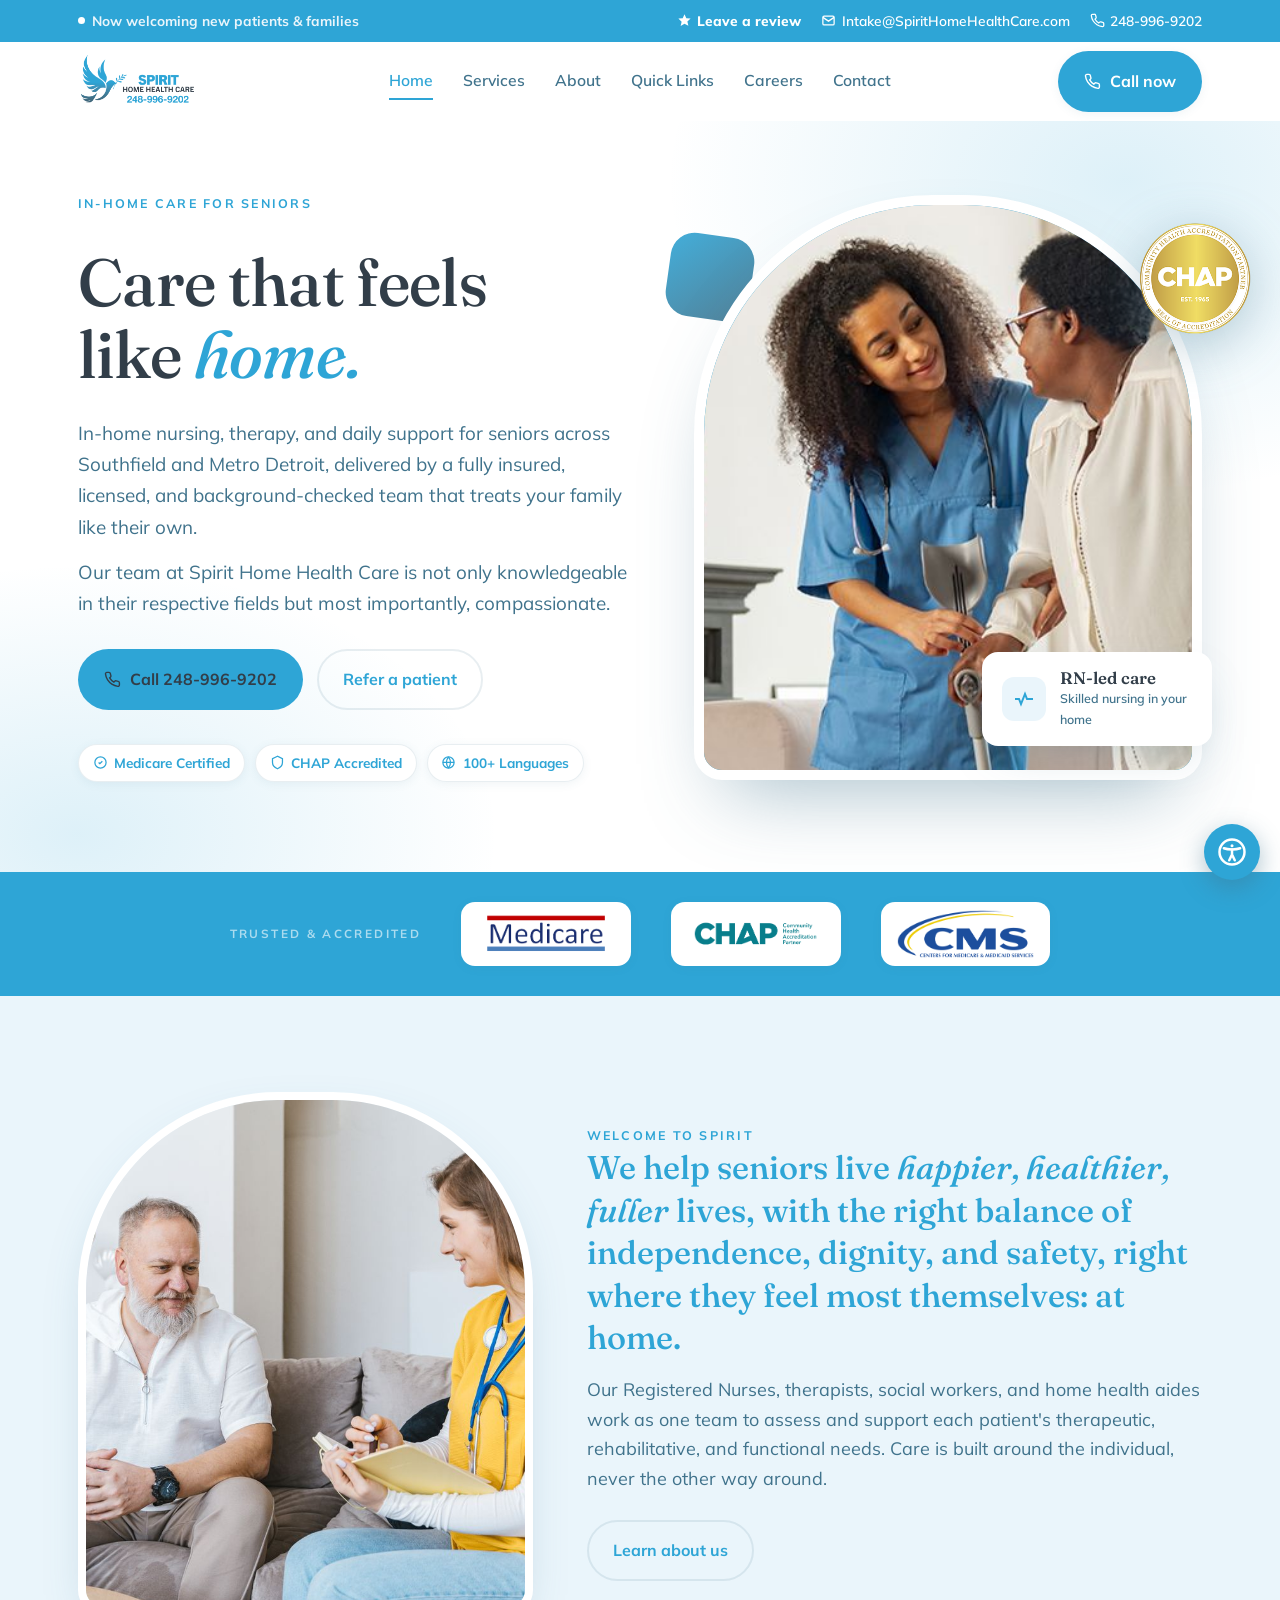
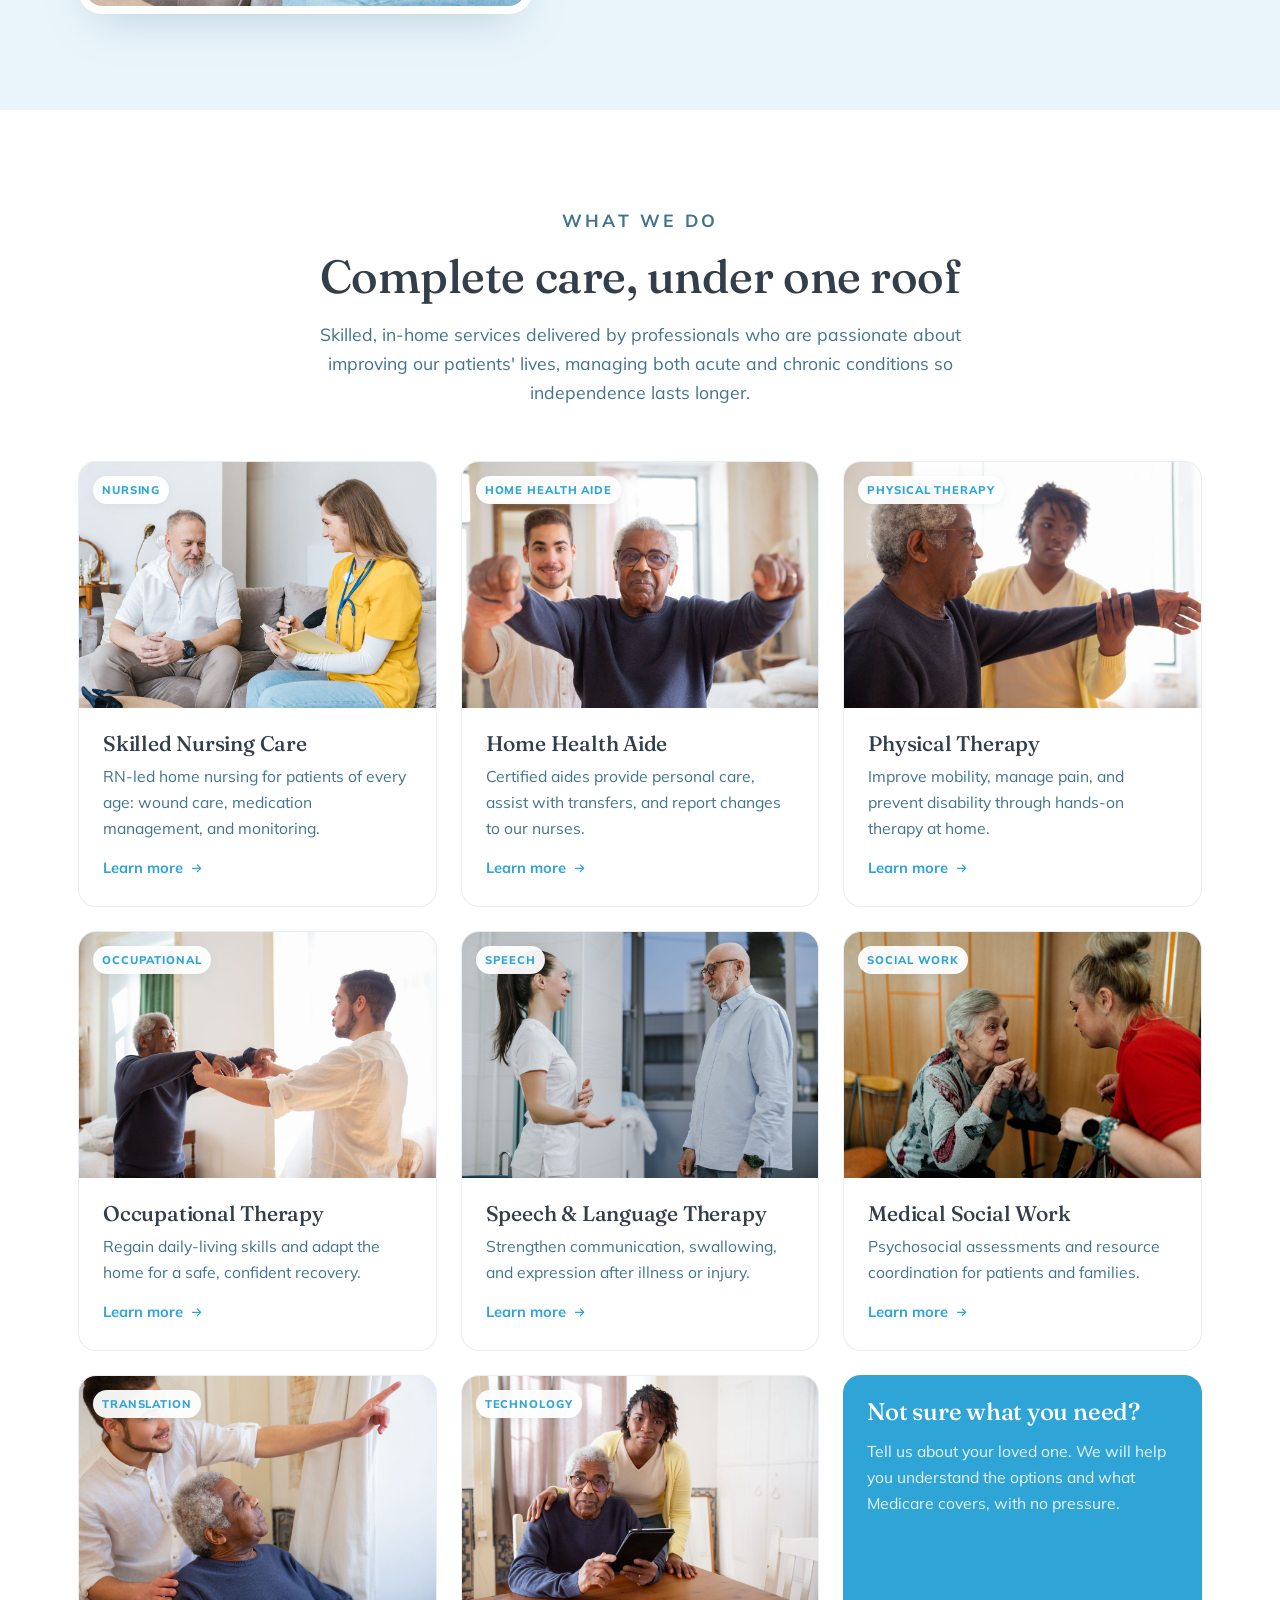
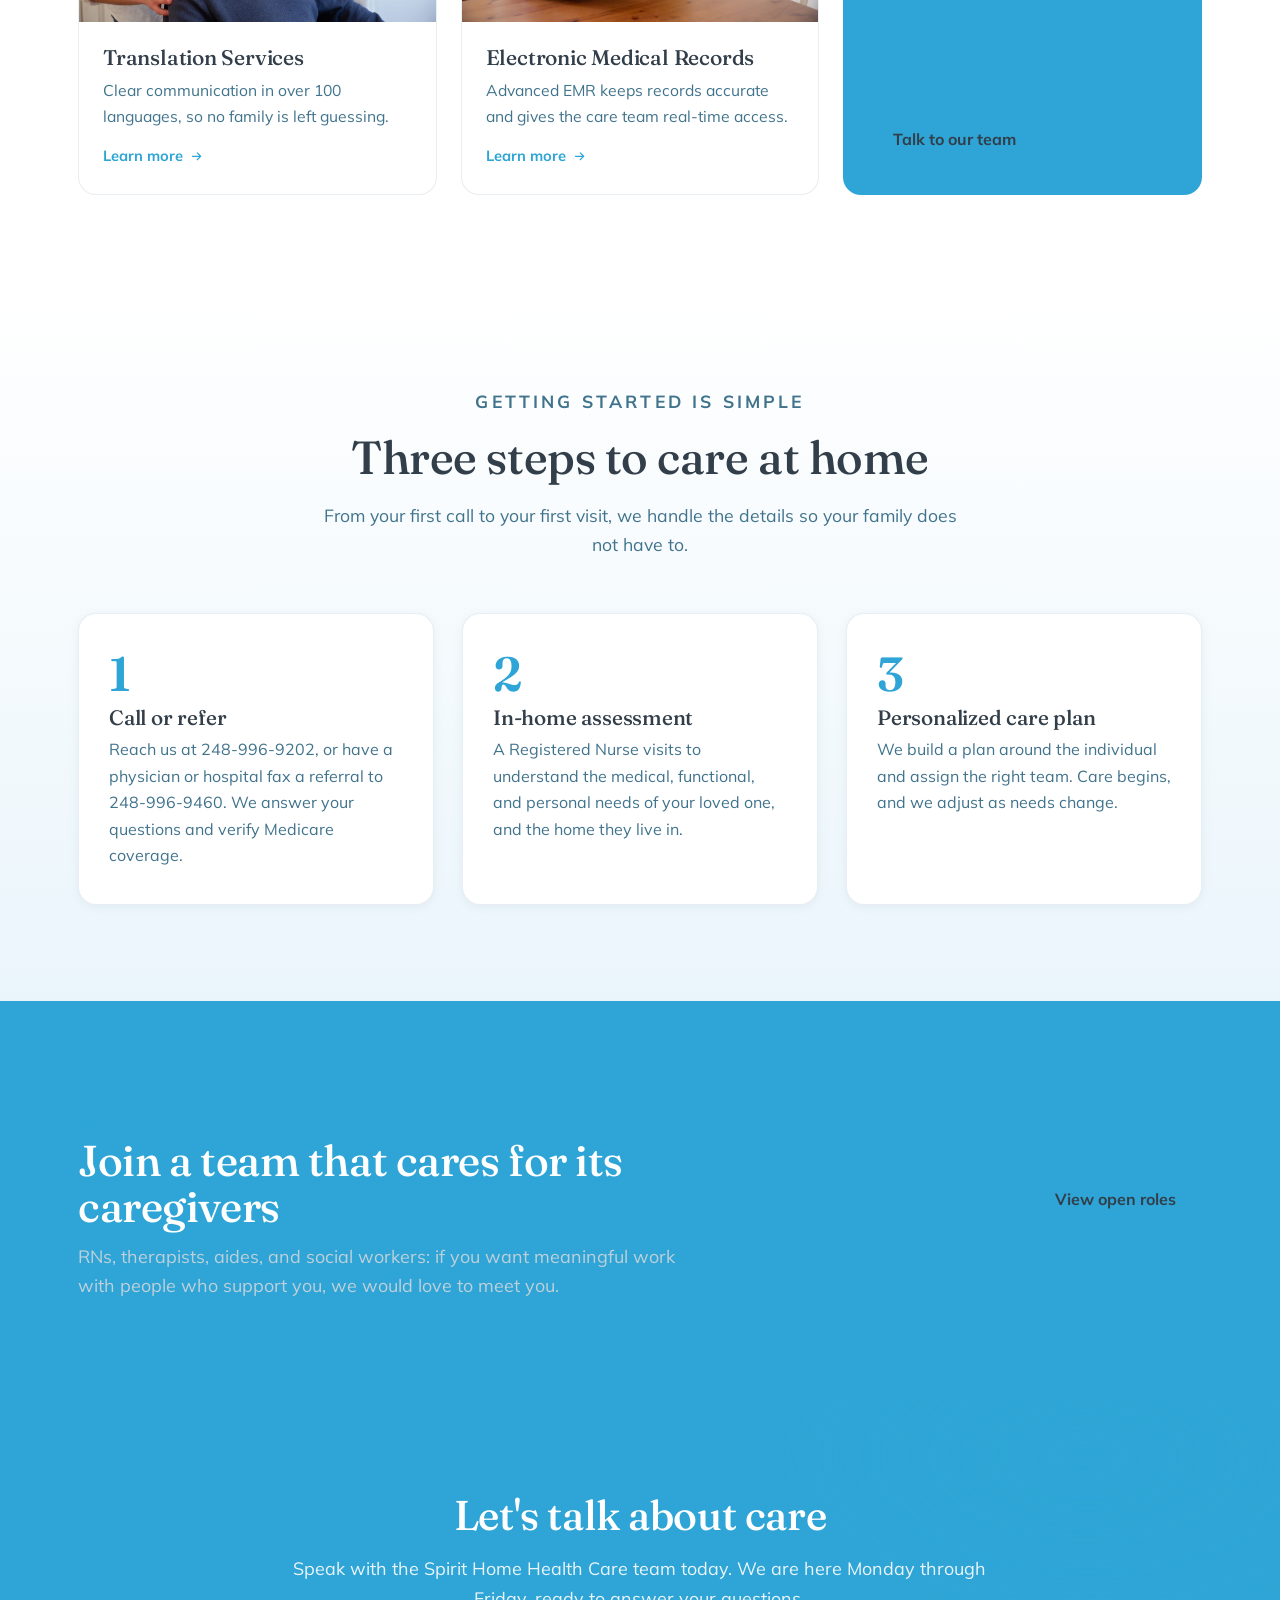
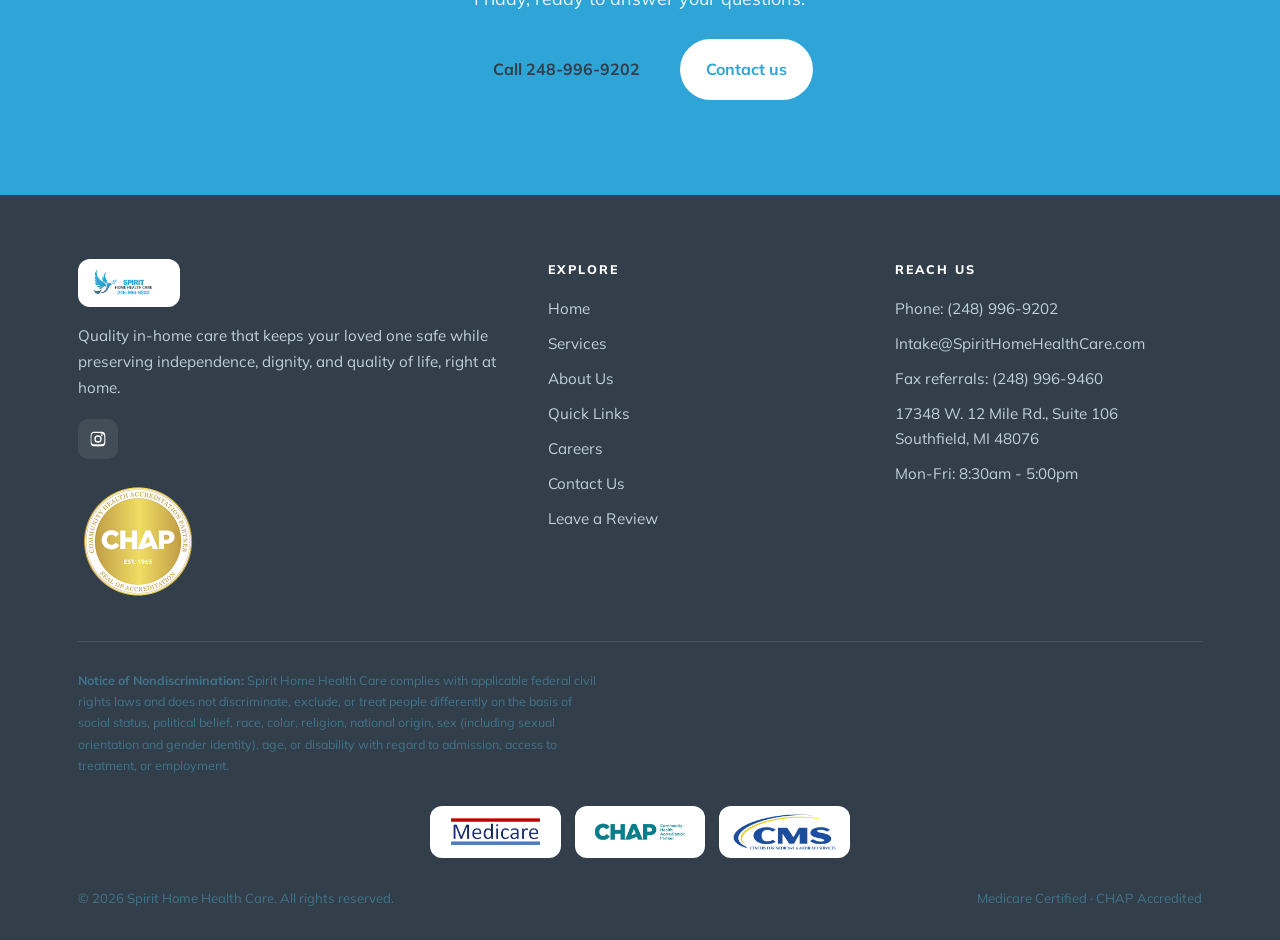
<file: index.html>
<!DOCTYPE html>
<html lang="en">
<head>
<meta charset="UTF-8" />
<meta name="viewport" content="width=device-width, initial-scale=1" />
<title>Spirit Home Health Care | Care that feels like home</title>
<meta name="description" content="In-home nursing, therapy, and daily support for seniors across Southfield and Metro Detroit. Medicare certified, CHAP accredited. Call 248-996-9202." />
<link rel="icon" href="favicon.ico" sizes="any">
<link rel="icon" type="image/png" href="assets/img/favicon-256.png">
<link rel="apple-touch-icon" href="assets/img/apple-touch-icon.png">
<link rel="preconnect" href="https://fonts.googleapis.com">
<link rel="preconnect" href="https://fonts.gstatic.com" crossorigin>
<link href="https://fonts.googleapis.com/css2?family=Fraunces:ital,opsz,wght@0,9..144,400;0,9..144,500;0,9..144,600;1,9..144,400&family=Mulish:wght@400;500;600;700;800&display=swap" rel="stylesheet">
<link rel="stylesheet" href="assets/a11y.css">
<style>
:root{
  --teal-deep:#2EA5D6;--teal:#2EA5D6;--teal-bright:#2EA5D6;
  --sand:#EAF5FB;--paper:#FFFFFF;--amber:#2EA5D6;--amber-deep:#40738C;
  --ink:#323E49;--ink-soft:#40738C;--line:rgba(64,115,140,.12);
  --shadow-sm:0 2px 10px rgba(64,115,140,.08);--shadow-md:0 18px 50px -20px rgba(64,115,140,.35);
  --shadow-lg:0 40px 80px -30px rgba(64,115,140,.45);--r:18px;--maxw:1180px;
  --display:"Fraunces",Georgia,"Times New Roman",serif;
  --body:"Mulish",-apple-system,BlinkMacSystemFont,"Segoe UI",sans-serif;
}
*{box-sizing:border-box;margin:0;padding:0}
html{scroll-behavior:smooth}
body{font-family:var(--body);color:var(--ink);background:var(--paper);font-size:1.125rem;line-height:1.65;-webkit-font-smoothing:antialiased;overflow-x:hidden}
img{max-width:100%;display:block}
a{color:inherit;text-decoration:none}
h1,h2,h3{font-family:var(--display);font-weight:500;line-height:1.08;letter-spacing:-.01em}
.wrap{max-width:var(--maxw);margin:0 auto;padding:0 28px}
.eyebrow{font-family:var(--body);font-weight:700;font-size:.78rem;letter-spacing:.18em;text-transform:uppercase;color:var(--teal)}
.btn{display:inline-flex;align-items:center;gap:.55em;font-family:var(--body);font-weight:700;font-size:1rem;padding:.95em 1.5em;border-radius:100px;border:2px solid transparent;cursor:pointer;transition:transform .25s cubic-bezier(.2,.8,.2,1),box-shadow .25s,background .25s,color .25s;will-change:transform}
.btn svg{width:1.05em;height:1.05em}
.btn-primary{background:var(--teal-deep);color:#fff;box-shadow:var(--shadow-sm)}
.btn-primary:hover{transform:translateY(-3px);box-shadow:var(--shadow-md);background:#40738C}
.btn-amber{background:var(--amber);color:var(--ink)}
.btn-amber:hover{transform:translateY(-3px);box-shadow:0 18px 40px -16px rgba(46,165,214,.7);background:var(--amber-deep);color:#fff}
.btn-ghost{background:transparent;color:var(--teal-deep);border-color:var(--line)}
.btn-ghost:hover{transform:translateY(-3px);border-color:var(--teal);background:#fff;box-shadow:var(--shadow-sm)}
.btn-white{background:#fff;color:var(--teal-deep)}
.btn-white:hover{transform:translateY(-3px);box-shadow:var(--shadow-md)}
:focus-visible{outline:3px solid var(--amber);outline-offset:3px;border-radius:6px}
.util{background:var(--teal-deep);color:#EAF5FB;font-size:.86rem}
.util .wrap{display:flex;align-items:center;justify-content:space-between;gap:16px;min-height:42px;flex-wrap:wrap}
.util a{display:inline-flex;align-items:center;gap:.4em;font-weight:600;color:#fff}
.util a:hover{color:#BFD0DA}
.util .review{color:#FFFFFF;font-weight:800}
.util .review:hover{color:#fff}
.util .pill{display:inline-flex;align-items:center;gap:.5em}
.util .dot{width:7px;height:7px;border-radius:50%;background:#FFFFFF;animation:pulse 2.4s infinite}
.util .right{display:flex;gap:20px;align-items:center;flex-wrap:wrap}
@keyframes pulse{0%{box-shadow:0 0 0 0 rgba(255,255,255,.6)}70%{box-shadow:0 0 0 9px rgba(255,255,255,0)}100%{box-shadow:0 0 0 0 rgba(255,255,255,0)}}
header.nav{position:sticky;top:0;z-index:50;background:rgba(255,255,255,.82);backdrop-filter:blur(12px);border-bottom:1px solid transparent;transition:box-shadow .3s,border-color .3s}
header.nav.scrolled{box-shadow:var(--shadow-sm);border-color:var(--line)}
.nav .wrap{display:flex;align-items:center;justify-content:space-between;gap:20px;min-height:78px;transition:min-height .3s}
header.nav.scrolled .wrap{min-height:64px}
.brand{display:flex;align-items:center;gap:12px;font-family:var(--display);font-weight:600;font-size:1.32rem;color:var(--teal-deep);letter-spacing:-.02em}
.brand .mark{width:42px;height:42px;border-radius:12px;background:linear-gradient(140deg,var(--teal),var(--teal-deep));display:grid;place-items:center;color:#fff;flex:none;box-shadow:var(--shadow-sm)}
.brand .mark svg{width:24px;height:24px}
.brand small{display:block;font-family:var(--body);font-weight:600;font-size:.62rem;letter-spacing:.12em;text-transform:uppercase;color:var(--teal);margin-top:-2px}
nav.links{display:flex;align-items:center;gap:30px}
nav.links a{font-weight:600;font-size:.98rem;color:var(--ink-soft);position:relative;padding:4px 0}
nav.links a::after{content:"";position:absolute;left:0;bottom:-2px;width:0;height:2px;background:var(--teal);transition:width .28s ease}
nav.links a:hover{color:var(--teal-deep)}
nav.links a:hover::after{width:100%}
.p-home nav.links a[href="/"],.p-services nav.links a[href="services"],.p-about nav.links a[href="about"],.p-careers nav.links a[href="careers"],.p-contact nav.links a[href="contact"],.p-quicklinks nav.links a[href="quick-links"]{color:var(--teal-deep)}
.p-home nav.links a[href="/"]::after,.p-services nav.links a[href="services"]::after,.p-about nav.links a[href="about"]::after,.p-careers nav.links a[href="careers"]::after,.p-contact nav.links a[href="contact"]::after,.p-quicklinks nav.links a[href="quick-links"]::after{width:100%}
.nav-cta{display:flex;align-items:center;gap:14px}
.menu-btn{display:none;position:relative;background:none;border:0;cursor:pointer;color:var(--teal-deep);padding:8px}
.menu-btn svg{width:28px;height:28px;transition:opacity .2s}
.nav-overlay{position:fixed;inset:0;background:rgba(64,115,140,.5);backdrop-filter:blur(2px);opacity:0;visibility:hidden;pointer-events:none;transition:opacity .35s,visibility .35s;z-index:49}
.nav-overlay.open{opacity:1;visibility:visible;pointer-events:auto}
body.menu-open{overflow:hidden}
body.menu-open .menu-btn>svg{opacity:0}
body.menu-open .menu-btn::before,body.menu-open .menu-btn::after{content:"";position:absolute;left:50%;top:50%;width:24px;height:2.5px;background:#fff;border-radius:2px}
body.menu-open .menu-btn::before{transform:translate(-50%,-50%) rotate(45deg)}
body.menu-open .menu-btn::after{transform:translate(-50%,-50%) rotate(-45deg)}
.hero{position:relative;padding:72px 0 90px;overflow:hidden}
.hero::before{content:"";position:absolute;inset:0;z-index:-2;background:radial-gradient(60% 70% at 88% 8%,rgba(46,165,214,.16),transparent 60%),radial-gradient(55% 60% at 6% 95%,rgba(46,165,214,.16),transparent 60%),var(--paper)}
.hero .wrap{display:grid;grid-template-columns:1.05fr .95fr;gap:54px;align-items:center}
.hero-copy{max-width:560px}
.hero h1{font-size:clamp(2.6rem,5.4vw,4.15rem);color:var(--ink);margin:.5em 0 .42em}
.hero h1 .ital{font-style:italic;color:var(--teal-deep)}
.hero p.lede{font-size:1.18rem;color:var(--ink-soft);max-width:30em}
.hero .cta-row{display:flex;gap:14px;flex-wrap:wrap;margin-top:30px}
.hero .chips{display:flex;gap:10px;flex-wrap:wrap;margin-top:34px}
.chip{display:inline-flex;align-items:center;gap:.5em;background:#fff;border:1px solid var(--line);border-radius:100px;padding:.5em 1em;font-size:.85rem;font-weight:700;color:var(--teal-deep);box-shadow:var(--shadow-sm)}
.chip svg{width:1.1em;height:1.1em;color:var(--teal)}
.hero-media{position:relative}
.arch{position:relative;border-radius:240px 240px 28px 28px;overflow:hidden;box-shadow:var(--shadow-lg);aspect-ratio:4/4.6;background:var(--teal-deep);border:10px solid #fff}
.arch svg{width:100%;height:100%;display:block}
.hero-media .badge{position:absolute;right:-10px;bottom:34px;background:#fff;border-radius:16px;padding:16px 20px;box-shadow:var(--shadow-md);display:flex;align-items:center;gap:14px;max-width:230px}
.hero-media .badge .ic{width:44px;height:44px;border-radius:12px;background:var(--sand);display:grid;place-items:center;color:var(--teal);flex:none}
.hero-media .badge .ic svg{width:24px;height:24px}
.hero-media .badge b{font-family:var(--display);font-weight:600;font-size:1.05rem;color:var(--ink);display:block;line-height:1.2}
.hero-media .badge span{font-size:.78rem;color:var(--ink-soft);font-weight:600}
.hero-media .leaf{position:absolute;left:-26px;top:40px;width:84px;height:84px;border-radius:24px;background:linear-gradient(140deg,var(--amber),var(--amber-deep));opacity:.9;z-index:-1;transform:rotate(8deg)}
.page-hero{position:relative;padding:60px 0 52px;overflow:hidden}
.page-hero::before{content:"";position:absolute;inset:0;z-index:-1;background:radial-gradient(60% 90% at 92% 0%,rgba(46,165,214,.14),transparent 60%),radial-gradient(50% 80% at 0% 100%,rgba(46,165,214,.14),transparent 60%),var(--paper)}
.page-hero .crumb{font-weight:700;font-size:.8rem;color:var(--teal);letter-spacing:.04em}
.page-hero .crumb a{color:var(--ink-soft)}
.page-hero .crumb a:hover{color:var(--teal)}
.page-hero h1{font-size:clamp(2.3rem,5vw,3.5rem);color:var(--ink);margin:.3em 0 .35em}
.page-hero p{font-size:1.15rem;color:var(--ink-soft);max-width:46em}
.trust{background:var(--teal-deep);color:#BFD0DA;padding:30px 0}
.trust .wrap{display:flex;align-items:center;justify-content:center;gap:16px 40px;flex-wrap:wrap}
.trust .label{font-size:.74rem;letter-spacing:.2em;text-transform:uppercase;font-weight:700;color:rgba(255,255,255,.6)}
.seal{display:inline-flex;align-items:center;gap:10px;background:#fff;color:var(--teal-deep);border-radius:14px;padding:.55em 1.15em;font-weight:800;font-size:.9rem;box-shadow:var(--shadow-sm)}
.seal svg{width:26px;height:26px;color:var(--teal);flex:none}
.seal small{display:block;font-weight:600;font-size:.66rem;color:var(--ink-soft);letter-spacing:.02em}
.seal img{height:48px;width:auto;display:block}
section{padding:96px 0}
.sec-head{max-width:660px;margin-bottom:54px}
.sec-head.center{margin-left:auto;margin-right:auto;text-align:center}
.sec-head h2{font-size:clamp(2rem,4vw,2.9rem);color:var(--ink);margin:.35em 0 .4em}
.sec-head p{color:var(--ink-soft);font-size:1.1rem}
.mission{background:var(--sand)}
.mission .wrap{display:grid;grid-template-columns:.85fr 1.15fr;gap:54px;align-items:center}
.mission .figure{position:relative;border-radius:200px 200px 24px 24px;overflow:hidden;aspect-ratio:1/1.15;border:8px solid #fff;box-shadow:var(--shadow-md);background:var(--sand)}
.mission .figure svg{width:100%;height:100%;display:block}
.mission blockquote{font-family:var(--display);font-size:clamp(1.5rem,3vw,2.05rem);line-height:1.3;color:var(--teal-deep);font-weight:500}
.mission blockquote .ital{font-style:italic}
.mission .who{margin-top:22px;font-weight:700;color:var(--ink)}
.mission .who span{display:block;font-weight:600;color:var(--ink-soft);font-size:.92rem}
.svc-grid{display:grid;grid-template-columns:repeat(3,1fr);gap:24px}
.card{background:#fff;border:1px solid var(--line);border-radius:var(--r);overflow:hidden;display:flex;flex-direction:column;transition:transform .4s cubic-bezier(.2,.8,.2,1),box-shadow .4s}
.card:hover{transform:translateY(-8px);box-shadow:var(--shadow-md)}
.card .ph{position:relative;aspect-ratio:16/11;overflow:hidden;background:var(--sand)}
.card .ph svg{width:100%;height:100%;display:block;transition:transform .7s cubic-bezier(.2,.8,.2,1)}
.card:hover .ph svg{transform:scale(1.06)}
.card .tag{position:absolute;left:14px;top:14px;z-index:1;background:rgba(255,255,255,.94);color:var(--teal-deep);font-size:.7rem;font-weight:800;letter-spacing:.08em;text-transform:uppercase;padding:.4em .8em;border-radius:100px;box-shadow:var(--shadow-sm)}
.card .body{padding:24px 24px 26px;display:flex;flex-direction:column;gap:10px;flex:1}
.card h3{font-size:1.32rem;color:var(--ink)}
.card p{font-size:.98rem;color:var(--ink-soft);flex:1}
.card .more{display:inline-flex;align-items:center;gap:.4em;font-weight:700;font-size:.92rem;color:var(--teal);margin-top:4px}
.card .more svg{width:1em;height:1em;transition:transform .25s}
.card:hover .more svg{transform:translateX(4px)}
.steps{background:linear-gradient(180deg,var(--paper),var(--sand))}
.step-grid{display:grid;grid-template-columns:repeat(3,1fr);gap:28px}
.step{background:#fff;border-radius:var(--r);padding:36px 30px;border:1px solid var(--line);position:relative;box-shadow:var(--shadow-sm)}
.step .num{font-family:var(--display);font-size:3rem;color:var(--amber);font-weight:600;line-height:1}
.step h3{font-size:1.3rem;margin:.4em 0 .35em;color:var(--ink)}
.step p{color:var(--ink-soft);font-size:1rem}
.why .wrap{display:grid;grid-template-columns:1fr 1fr;gap:60px;align-items:center}
.val{display:flex;gap:18px;padding:20px 0;border-top:1px solid var(--line)}
.val:first-of-type{border-top:0}
.val .ic{width:52px;height:52px;border-radius:14px;background:var(--sand);color:var(--teal);display:grid;place-items:center;flex:none}
.val .ic svg{width:26px;height:26px}
.val h3{font-size:1.18rem;margin-bottom:4px;color:var(--ink)}
.val p{color:var(--ink-soft);font-size:.98rem}
.why-media{position:relative;border-radius:24px 24px 200px 200px;overflow:hidden;aspect-ratio:1/1.2;border:8px solid #fff;box-shadow:var(--shadow-md);background:var(--teal-deep)}
.why-media svg{width:100%;height:100%;display:block}
.arch img,.mission .figure img,.why-media img{width:100%;height:100%;object-fit:cover;display:block}
.card .ph img{width:100%;height:100%;object-fit:cover;display:block;transition:transform .7s cubic-bezier(.2,.8,.2,1)}
.card:hover .ph img{transform:scale(1.06)}
.svc-row{display:grid;grid-template-columns:1fr 1fr;gap:50px;align-items:center;padding:46px 0;border-bottom:1px solid var(--line)}
.svc-row:last-of-type{border-bottom:0}
.svc-row .svc-art{border-radius:var(--r);overflow:hidden;box-shadow:var(--shadow-md);aspect-ratio:16/12;background:var(--sand)}
.svc-row.flip .svc-art{order:2}
.svc-art svg{width:100%;height:100%;display:block}
.svc-row .tagx{display:inline-block;font-size:.72rem;font-weight:800;letter-spacing:.12em;text-transform:uppercase;color:var(--teal);margin-bottom:8px}
.svc-row h2{font-size:clamp(1.6rem,3vw,2.05rem);color:var(--ink);margin-bottom:.4em}
.svc-row p{color:var(--ink-soft)}
.svc-row ul{list-style:none;margin-top:18px;display:grid;gap:10px}
.svc-row li{display:flex;gap:10px;align-items:flex-start;font-weight:600;color:var(--ink);font-size:.98rem}
.svc-row li svg{width:20px;height:20px;color:var(--teal);flex:none;margin-top:2px}
.roles{display:grid;grid-template-columns:repeat(3,1fr);gap:22px}
.role{background:#fff;border:1px solid var(--line);border-radius:var(--r);padding:28px;box-shadow:var(--shadow-sm);transition:transform .35s,box-shadow .35s}
.role:hover{transform:translateY(-6px);box-shadow:var(--shadow-md)}
.role .ic{width:50px;height:50px;border-radius:13px;background:var(--sand);color:var(--teal);display:grid;place-items:center;margin-bottom:14px}
.role .ic svg{width:26px;height:26px}
.role h3{font-size:1.2rem;color:var(--ink);margin-bottom:6px}
.role p{font-size:.95rem;color:var(--ink-soft)}
.role .type{font-size:.78rem;font-weight:800;letter-spacing:.08em;text-transform:uppercase;color:var(--amber-deep);margin-top:14px}
.stats{display:grid;grid-template-columns:repeat(4,1fr);gap:20px}
.stat{background:#fff;border:1px solid var(--line);border-radius:var(--r);padding:26px;text-align:center;box-shadow:var(--shadow-sm)}
.stat b{font-family:var(--display);font-size:2.4rem;color:var(--teal-deep);display:block;line-height:1}
.stat span{font-weight:700;font-size:.9rem;color:var(--ink-soft);margin-top:6px;display:block}
.careers-band{background:var(--teal-deep);color:#EAF5FB;position:relative;overflow:hidden}
.careers-band::before{content:"";position:absolute;inset:0;background:radial-gradient(50% 80% at 85% 20%,rgba(46,165,214,.3),transparent 60%),radial-gradient(40% 70% at 10% 90%,rgba(46,165,214,.22),transparent 60%)}
.careers-band .wrap{position:relative;display:grid;grid-template-columns:1.4fr .9fr;gap:40px;align-items:center}
.careers-band h2{color:#fff;font-size:clamp(1.9rem,3.6vw,2.7rem)}
.careers-band p{color:#BFD0DA;font-size:1.12rem;margin-top:.6em;max-width:34em}
.careers-band .cta-side{display:flex;justify-content:flex-end}
.cta-band{background:linear-gradient(150deg,var(--teal-deep),var(--teal));color:#fff;text-align:center;position:relative;overflow:hidden}
.cta-band::before{content:"";position:absolute;inset:0;background:radial-gradient(40% 70% at 85% 15%,rgba(46,165,214,.35),transparent 60%),radial-gradient(40% 70% at 12% 90%,rgba(46,165,214,.25),transparent 60%)}
.cta-band .wrap{position:relative}
.cta-band h2{color:#fff;font-size:clamp(1.8rem,3.6vw,2.6rem);margin-bottom:.4em}
.cta-band p{color:#EAF5FB;font-size:1.12rem;max-width:40em;margin:0 auto 1.4em}
.cta-band .btn-row{display:flex;gap:14px;justify-content:center;flex-wrap:wrap}
.contact{background:var(--sand)}
.contact .wrap{display:grid;grid-template-columns:1fr 1.05fr;gap:50px;align-items:start}
.contact-info .line{display:flex;gap:16px;padding:18px 0;border-bottom:1px solid var(--line)}
.contact-info .line>div{min-width:0;flex:1}
.contact-info .line:last-child{border-bottom:0}
.contact-info .ic{width:48px;height:48px;border-radius:12px;background:#fff;color:var(--teal);display:grid;place-items:center;flex:none;box-shadow:var(--shadow-sm)}
.contact-info .ic svg{width:24px;height:24px}
.contact-info .label{font-size:.74rem;letter-spacing:.14em;text-transform:uppercase;font-weight:800;color:var(--teal);margin-bottom:2px}
.contact-info .val-txt{font-size:1.12rem;font-weight:700;color:var(--ink);overflow-wrap:anywhere}
.contact-info .val-txt a:hover{color:var(--teal)}
.contact-info .sub{font-size:.92rem;color:var(--ink-soft);font-weight:600}
.form{background:#fff;border-radius:var(--r);padding:34px;box-shadow:var(--shadow-md);border:1px solid var(--line)}
.form h3{font-size:1.55rem;color:var(--ink);margin-bottom:6px}
.form>p{color:var(--ink-soft);font-size:.98rem;margin-bottom:22px}
.field{margin-bottom:16px}
.field label{display:block;font-weight:700;font-size:.86rem;color:var(--ink);margin-bottom:6px}
.field input,.field select,.field textarea{width:100%;font-family:var(--body);font-size:1rem;color:var(--ink);padding:.85em 1em;border:1.5px solid var(--line);border-radius:12px;background:var(--paper);transition:border-color .2s,box-shadow .2s}
.field input:focus,.field select:focus,.field textarea:focus{outline:none;border-color:var(--teal);box-shadow:0 0 0 4px rgba(21,128,143,.12)}
.row2{display:grid;grid-template-columns:1fr 1fr;gap:16px}
.form .btn-amber{width:100%;justify-content:center;margin-top:6px}
.form .note{font-size:.8rem;color:var(--ink-soft);text-align:center;margin-top:12px}
.map-embed{border-radius:var(--r);overflow:hidden;box-shadow:var(--shadow-md);border:1px solid var(--line);aspect-ratio:16/9;background:var(--sand);margin-top:40px}
.map-embed iframe{width:100%;height:100%;border:0;display:block}
footer.site{background:var(--ink);color:#BFD0DA;padding:64px 0 30px;font-size:.95rem}
footer.site .top{display:grid;grid-template-columns:1.4fr 1fr 1fr;gap:40px;padding-bottom:40px;border-bottom:1px solid rgba(255,255,255,.1)}
footer.site .brand{color:#fff}
footer.site .brand small{color:var(--teal-bright)}
footer.site p.about{margin-top:16px;max-width:32em;color:#BFD0DA;line-height:1.7}
footer.site h4{font-family:var(--body);font-weight:800;font-size:.78rem;letter-spacing:.16em;text-transform:uppercase;color:#fff;margin-bottom:16px}
footer.site ul{list-style:none;display:flex;flex-direction:column;gap:10px}
footer.site ul a{overflow-wrap:anywhere}
footer.site ul a:hover{color:var(--amber)}
footer.site .social{display:flex;gap:12px;margin-top:18px}
footer.site .social a{width:40px;height:40px;border-radius:10px;background:rgba(255,255,255,.08);display:grid;place-items:center;transition:background .25s,transform .25s}
footer.site .social a:hover{background:var(--teal);transform:translateY(-3px)}
footer.site .social svg{width:18px;height:18px;color:#fff}
footer.site .notice{font-size:.78rem;color:#40738C;line-height:1.7;margin-top:28px;max-width:75ch}
footer.site .legal{display:flex;justify-content:space-between;gap:16px;flex-wrap:wrap;margin-top:24px;font-size:.82rem;color:#40738C}
.reveal{opacity:0;transform:translateY(26px);transition:opacity .8s cubic-bezier(.2,.8,.2,1),transform .8s cubic-bezier(.2,.8,.2,1)}
.reveal.in{opacity:1;transform:none}
[data-delay="1"]{transition-delay:.08s}[data-delay="2"]{transition-delay:.16s}
[data-delay="3"]{transition-delay:.24s}[data-delay="4"]{transition-delay:.32s}[data-delay="5"]{transition-delay:.4s}
.load{opacity:0;transform:translateY(20px);animation:rise .9s cubic-bezier(.2,.8,.2,1) forwards}
.load.d1{animation-delay:.1s}.load.d2{animation-delay:.24s}.load.d3{animation-delay:.38s}.load.d4{animation-delay:.52s}.load.d5{animation-delay:.66s}
@keyframes rise{to{opacity:1;transform:none}}
.arch{animation:archIn 1.1s cubic-bezier(.2,.8,.2,1) .3s both}
@keyframes archIn{from{opacity:0;transform:translateY(24px)}to{opacity:1;transform:none}}
@media(max-width:980px){
 .hero .wrap{grid-template-columns:1fr;gap:42px}
 .hero-media{max-width:460px;margin:0 auto}
 .mission .wrap,.why .wrap,.contact .wrap,.careers-band .wrap{grid-template-columns:1fr;gap:38px}
 .careers-band .cta-side{justify-content:flex-start}
 .svc-grid,.roles{grid-template-columns:repeat(2,1fr)}
 .step-grid{grid-template-columns:1fr}
 .svc-row{grid-template-columns:1fr;gap:30px}
 .svc-row.flip .svc-art{order:0}
 .stats{grid-template-columns:repeat(2,1fr)}
 footer.site .top{grid-template-columns:1fr 1fr}
}
@media(max-width:900px){
 nav.links{position:fixed;top:0;right:0;left:auto;width:min(320px,84vw);height:100vh;height:100dvh;background:linear-gradient(160deg,var(--teal-deep),#323E49);flex-direction:column;align-items:flex-start;justify-content:flex-start;gap:6px;padding:96px 28px;box-shadow:var(--shadow-lg);transform:translateX(105%);transition:transform .35s cubic-bezier(.2,.8,.2,1);z-index:60;overflow-y:auto}
 nav.links.open{transform:none}
 nav.links a{font-size:1.1rem;font-weight:700;padding:12px 0;width:100%;border-bottom:1px solid rgba(255,255,255,.14);color:#fff}
 nav.links a:hover{color:var(--amber)}
 .p-home nav.links a[href="/"],.p-services nav.links a[href="services"],.p-about nav.links a[href="about"],.p-careers nav.links a[href="careers"],.p-contact nav.links a[href="contact"]{color:var(--amber)}
 .menu-btn{display:inline-flex;z-index:70}
 .nav-cta .btn-text{display:none}
}
@media(max-width:720px){
 body{font-size:17px}
 .svc-grid,.roles{grid-template-columns:1fr}
 .util .hide-sm{display:none}
 .row2{grid-template-columns:1fr}
 footer.site .top{grid-template-columns:1fr}
 section{padding:72px 0}
}
@media(prefers-reduced-motion:reduce){
 *{animation:none!important;transition:none!important;scroll-behavior:auto!important}
 .reveal{opacity:1;transform:none}.load{opacity:1;transform:none}
}

.brand .logo{height:54px;width:auto;display:block}
.brand{gap:0}
@media(max-width:560px){.brand .logo{height:44px}}
.hero-seal{position:absolute;top:96px;right:24px;width:122px;height:122px;z-index:3;filter:drop-shadow(0 12px 26px rgba(64,115,140,.35))}@media(max-width:900px){.hero-seal{width:88px;top:72px;right:14px}}
.gt-wrap{display:inline-flex;align-items:center}#google_translate_element .goog-te-gadget{font-size:0}#google_translate_element .goog-te-combo{margin:0;padding:3px 8px;border-radius:8px;border:1px solid rgba(255,255,255,.45);background:rgba(255,255,255,.14);color:#fff;font-family:var(--body);font-size:.8rem;font-weight:600;cursor:pointer;line-height:1.3}#google_translate_element .goog-te-combo option{color:#323E49}.goog-te-banner-frame,.goog-logo-link,.goog-te-gadget span{display:none!important}.goog-te-gadget{color:transparent!important}body{top:0!important}
</style>
</head>
<body class="p-home">
<div class="util">
  <div class="wrap">
    <span class="pill"><span class="dot"></span><strong>Now welcoming new patients &amp; families</strong></span>
    <span class="right">
      <span class="gt-wrap"><span id="google_translate_element"></span></span>
      <a class="review" href="https://maps.app.goo.gl/78KayNpbwFcHHtH17" target="_blank" rel="noopener" aria-label="Leave us a Google review"><svg viewBox="0 0 24 24" fill="currentColor" width="15" height="15"><path d="M12 2l2.9 6.3 6.9.6-5.2 4.6 1.6 6.8L12 17.3 5.8 20.9l1.6-6.8L2.2 8.9l6.9-.6z"/></svg>Leave a review</a>
      <a class="hide-sm" href="mailto:Intake@SpiritHomeHealthCare.com"><svg viewBox="0 0 24 24" fill="none" stroke="currentColor" stroke-width="2" width="15" height="15"><rect x="3" y="5" width="18" height="14" rx="2"/><path d="m3 7 9 6 9-6"/></svg>Intake@SpiritHomeHealthCare.com</a>
      <a href="tel:+12489969202"><svg viewBox="0 0 24 24" fill="none" stroke="currentColor" stroke-width="2" width="15" height="15"><path d="M22 16.92v3a2 2 0 0 1-2.18 2 19.79 19.79 0 0 1-8.63-3.07 19.5 19.5 0 0 1-6-6 19.79 19.79 0 0 1-3.07-8.67A2 2 0 0 1 4.11 2h3a2 2 0 0 1 2 1.72c.13.96.36 1.9.7 2.81a2 2 0 0 1-.45 2.11L8.09 9.91a16 16 0 0 0 6 6l1.27-1.27a2 2 0 0 1 2.11-.45c.91.34 1.85.57 2.81.7A2 2 0 0 1 22 16.92z"/></svg>248-996-9202</a>
    </span>
  </div>
</div>
<header class="nav" id="nav">
  <div class="wrap">
    <a class="brand" href="/"><img src="assets/img/logo.png" alt="Spirit Home Health Care, 248-996-9202" class="logo"/></a>
    <nav class="links" id="links">
      <a href="/">Home</a><a href="services">Services</a><a href="about">About</a><a href="quick-links">Quick Links</a><a href="careers">Careers</a><a href="contact">Contact</a>
    </nav>
    <div class="nav-cta">
      <a class="btn btn-primary" href="tel:+12489969202"><svg viewBox="0 0 24 24" fill="none" stroke="currentColor" stroke-width="2"><path d="M22 16.92v3a2 2 0 0 1-2.18 2 19.79 19.79 0 0 1-8.63-3.07 19.5 19.5 0 0 1-6-6 19.79 19.79 0 0 1-3.07-8.67A2 2 0 0 1 4.11 2h3a2 2 0 0 1 2 1.72c.13.96.36 1.9.7 2.81a2 2 0 0 1-.45 2.11L8.09 9.91a16 16 0 0 0 6 6l1.27-1.27a2 2 0 0 1 2.11-.45c.91.34 1.85.57 2.81.7A2 2 0 0 1 22 16.92z"/></svg><span class="btn-text">Call now</span></a>
      <button class="menu-btn" id="menuBtn" aria-label="Open menu" aria-expanded="false"><svg viewBox="0 0 24 24" fill="none" stroke="currentColor" stroke-width="2"><line x1="4" y1="7" x2="20" y2="7"/><line x1="4" y1="12" x2="20" y2="12"/><line x1="4" y1="17" x2="20" y2="17"/></svg></button>
    </div>
  </div>
</header>
<div class="nav-overlay" id="navOverlay" aria-hidden="true"></div>
<main>
<section class="hero">
  <img class="hero-seal" src="assets/img/chap-seal.png" alt="CHAP Accredited, Seal of Accreditation"/>
  <div class="wrap">
    <div class="hero-copy">
      <p class="eyebrow load d1">In-home care for seniors</p>
      <h1 class="load d2">Care that feels<br>like <span class="ital">home.</span></h1>
      <p class="lede load d3">In-home nursing, therapy, and daily support for seniors across Southfield and Metro Detroit, delivered by a fully insured, licensed, and background-checked team that treats your family like their own.</p>
      <p class="lede load d3" style="margin-top:14px">Our team at Spirit Home Health Care is not only knowledgeable in their respective fields but most importantly, compassionate.</p>
      <div class="cta-row load d4">
        <a class="btn btn-amber" href="tel:+12489969202"><svg viewBox="0 0 24 24" fill="none" stroke="currentColor" stroke-width="2"><path d="M22 16.92v3a2 2 0 0 1-2.18 2 19.79 19.79 0 0 1-8.63-3.07 19.5 19.5 0 0 1-6-6 19.79 19.79 0 0 1-3.07-8.67A2 2 0 0 1 4.11 2h3a2 2 0 0 1 2 1.72c.13.96.36 1.9.7 2.81a2 2 0 0 1-.45 2.11L8.09 9.91a16 16 0 0 0 6 6l1.27-1.27a2 2 0 0 1 2.11-.45c.91.34 1.85.57 2.81.7A2 2 0 0 1 22 16.92z"/></svg>Call 248-996-9202</a>
        <a class="btn btn-ghost" href="contact">Refer a patient</a>
      </div>
      <div class="chips load d5">
        <span class="chip"><svg viewBox="0 0 24 24" fill="none" stroke="currentColor" stroke-width="2"><path d="m9 12 2 2 4-4"/><circle cx="12" cy="12" r="9"/></svg>Medicare Certified</span>
        <span class="chip"><svg viewBox="0 0 24 24" fill="none" stroke="currentColor" stroke-width="2"><path d="M12 2 4 6v6c0 5 3.5 8 8 10 4.5-2 8-5 8-10V6z"/></svg>CHAP Accredited</span>
        <span class="chip"><svg viewBox="0 0 24 24" fill="none" stroke="currentColor" stroke-width="2"><circle cx="12" cy="12" r="9"/><path d="M3 12h18M12 3a15 15 0 0 1 0 18M12 3a15 15 0 0 0 0 18"/></svg>100+ Languages</span>
      </div>
    </div>
    <div class="hero-media">
      <span class="leaf" aria-hidden="true"></span>
      <div class="arch"><img src="assets/img/hha.jpg" alt="A caregiver attending to a senior at home" loading="lazy"/></div>
      <div class="badge"><span class="ic"><svg viewBox="0 0 24 24" fill="none" stroke="currentColor" stroke-width="2"><path d="M3 12h4l2 5 4-10 2 5h6"/></svg></span><span><b>RN-led care</b><span>Skilled nursing in your home</span></span></div>
    </div>
  </div>
</section>

<div class="trust">
  <div class="wrap reveal">
    <span class="label">Trusted &amp; Accredited</span>
    <span class="seal"><img src="assets/img/cert-medicare.png" alt="Medicare Certified"/></span>
    <span class="seal"><img src="assets/img/cert-chap.png" alt="CHAP Accredited"/></span>
    <span class="seal"><img src="assets/img/cert-cms.png" alt="CMS, Centers for Medicare &amp; Medicaid Services"/></span>
  </div>
</div>

<section class="mission">
  <div class="wrap">
    <div class="figure reveal"><img src="assets/img/nursing.jpg" alt="Skilled in-home care from the Spirit team" loading="lazy"/></div>
    <div class="reveal" data-delay="1">
      <p class="eyebrow">Welcome to Spirit</p>
      <blockquote>We help seniors live <span class="ital">happier, healthier, fuller</span> lives, with the right balance of independence, dignity, and safety, right where they feel most themselves: at home.</blockquote>
      <p style="margin-top:16px;color:var(--ink-soft)">Our Registered Nurses, therapists, social workers, and home health aides work as one team to assess and support each patient's therapeutic, rehabilitative, and functional needs. Care is built around the individual, never the other way around.</p>
      <a class="btn btn-ghost" href="about" style="margin-top:26px">Learn about us</a>
    </div>
  </div>
</section>

<section id="services">
  <div class="wrap">
    <div class="sec-head center reveal">
      <p class="eyebrow">What we do</p>
      <h2>Complete care, under one roof</h2>
      <p>Skilled, in-home services delivered by professionals who are passionate about improving our patients' lives, managing both acute and chronic conditions so independence lasts longer.</p>
    </div>
    <div class="svc-grid">
      <a class="card reveal" href="services#nursing"><div class="ph"><span class="tag">Nursing</span><img src="assets/img/nursing.jpg" alt="Skilled nursing care" loading="lazy"/></div><div class="body"><h3>Skilled Nursing Care</h3><p>RN-led home nursing for patients of every age: wound care, medication management, and monitoring.</p><span class="more">Learn more <svg viewBox="0 0 24 24" fill="none" stroke="currentColor" stroke-width="2"><path d="M5 12h14M13 6l6 6-6 6"/></svg></span></div></a>
      <a class="card reveal" data-delay="1" href="services#hha"><div class="ph"><span class="tag">Home Health Aide</span><img src="assets/img/care-hha.jpg" alt="Home health aide assisting a patient" loading="lazy"/></div><div class="body"><h3>Home Health Aide</h3><p>Certified aides provide personal care, assist with transfers, and report changes to our nurses.</p><span class="more">Learn more <svg viewBox="0 0 24 24" fill="none" stroke="currentColor" stroke-width="2"><path d="M5 12h14M13 6l6 6-6 6"/></svg></span></div></a>
      <a class="card reveal" data-delay="2" href="services#pt"><div class="ph"><span class="tag">Physical Therapy</span><img src="assets/img/pt.jpg" alt="Physical therapy at home" loading="lazy"/></div><div class="body"><h3>Physical Therapy</h3><p>Improve mobility, manage pain, and prevent disability through hands-on therapy at home.</p><span class="more">Learn more <svg viewBox="0 0 24 24" fill="none" stroke="currentColor" stroke-width="2"><path d="M5 12h14M13 6l6 6-6 6"/></svg></span></div></a>
      <a class="card reveal" href="services#ot"><div class="ph"><span class="tag">Occupational</span><img src="assets/img/ot.jpg" alt="Occupational therapy at home" loading="lazy"/></div><div class="body"><h3>Occupational Therapy</h3><p>Regain daily-living skills and adapt the home for a safe, confident recovery.</p><span class="more">Learn more <svg viewBox="0 0 24 24" fill="none" stroke="currentColor" stroke-width="2"><path d="M5 12h14M13 6l6 6-6 6"/></svg></span></div></a>
      <a class="card reveal" data-delay="1" href="services#slt"><div class="ph"><span class="tag">Speech</span><img src="assets/img/slt.jpg" alt="Speech and language therapy" loading="lazy"/></div><div class="body"><h3>Speech &amp; Language Therapy</h3><p>Strengthen communication, swallowing, and expression after illness or injury.</p><span class="more">Learn more <svg viewBox="0 0 24 24" fill="none" stroke="currentColor" stroke-width="2"><path d="M5 12h14M13 6l6 6-6 6"/></svg></span></div></a>
      <a class="card reveal" data-delay="2" href="services#lmsw"><div class="ph"><span class="tag">Social Work</span><img src="assets/img/lmsw.jpg" alt="Medical social worker supporting a family" loading="lazy"/></div><div class="body"><h3>Medical Social Work</h3><p>Psychosocial assessments and resource coordination for patients and families.</p><span class="more">Learn more <svg viewBox="0 0 24 24" fill="none" stroke="currentColor" stroke-width="2"><path d="M5 12h14M13 6l6 6-6 6"/></svg></span></div></a>
      <a class="card reveal" href="services#translation"><div class="ph"><span class="tag">Translation</span><img src="assets/img/translation.jpg" alt="Translation and interpreter services" loading="lazy"/></div><div class="body"><h3>Translation Services</h3><p>Clear communication in over 100 languages, so no family is left guessing.</p><span class="more">Learn more <svg viewBox="0 0 24 24" fill="none" stroke="currentColor" stroke-width="2"><path d="M5 12h14M13 6l6 6-6 6"/></svg></span></div></a>
      <a class="card reveal" data-delay="1" href="services#emr"><div class="ph"><span class="tag">Technology</span><img src="assets/img/emr.jpg" alt="Electronic medical records" loading="lazy"/></div><div class="body"><h3>Electronic Medical Records</h3><p>Advanced EMR keeps records accurate and gives the care team real-time access.</p><span class="more">Learn more <svg viewBox="0 0 24 24" fill="none" stroke="currentColor" stroke-width="2"><path d="M5 12h14M13 6l6 6-6 6"/></svg></span></div></a>
      <article class="card reveal" data-delay="2" style="background:linear-gradient(150deg,var(--teal-deep),var(--teal));color:#fff;border:0;justify-content:center;align-items:flex-start"><div class="body" style="gap:14px"><h3 style="color:#fff;font-size:1.5rem">Not sure what you need?</h3><p style="color:#EAF5FB">Tell us about your loved one. We will help you understand the options and what Medicare covers, with no pressure.</p><a class="btn btn-amber" href="tel:+12489969202" style="margin-top:6px">Talk to our team</a></div></article>
    </div>
  </div>
</section>

<section class="steps">
  <div class="wrap">
    <div class="sec-head center reveal"><p class="eyebrow">Getting started is simple</p><h2>Three steps to care at home</h2><p>From your first call to your first visit, we handle the details so your family does not have to.</p></div>
    <div class="step-grid">
      <div class="step reveal"><div class="num">1</div><h3>Call or refer</h3><p>Reach us at 248-996-9202, or have a physician or hospital fax a referral to 248-996-9460. We answer your questions and verify Medicare coverage.</p></div>
      <div class="step reveal" data-delay="1"><div class="num">2</div><h3>In-home assessment</h3><p>A Registered Nurse visits to understand the medical, functional, and personal needs of your loved one, and the home they live in.</p></div>
      <div class="step reveal" data-delay="2"><div class="num">3</div><h3>Personalized care plan</h3><p>We build a plan around the individual and assign the right team. Care begins, and we adjust as needs change.</p></div>
    </div>
  </div>
</section>

<section class="careers-band">
  <div class="wrap">
    <div class="reveal"><p class="eyebrow" style="color:var(--amber)">We're hiring</p><h2>Join a team that cares for its caregivers</h2><p>RNs, therapists, aides, and social workers: if you want meaningful work with people who support you, we would love to meet you.</p></div>
    <div class="cta-side reveal" data-delay="1"><a class="btn btn-amber" href="careers">View open roles</a></div>
  </div>
</section>

<section class="cta-band">
  <div class="wrap reveal">
    <h2>Let's talk about care</h2>
    <p>Speak with the Spirit Home Health Care team today. We are here Monday through Friday, ready to answer your questions.</p>
    <div class="btn-row"><a class="btn btn-amber" href="tel:+12489969202">Call 248-996-9202</a><a class="btn btn-white" href="contact">Contact us</a></div>
  </div>
</section>
</main>
<footer class="site">
  <div class="wrap">
    <div class="top">
      <div>
        <a class="brand" href="/"><img src="assets/img/logo.png" alt="Spirit Home Health Care" style="height:48px;width:auto;background:#fff;padding:10px 14px;border-radius:12px"/></a>
        <p class="about">Quality in-home care that keeps your loved one safe while preserving independence, dignity, and quality of life, right at home.</p>
        <div class="social"><a href="https://instagram.com/spirithomehealthcare" target="_blank" rel="noopener" aria-label="Follow Spirit Home Health Care on Instagram"><svg viewBox="0 0 24 24" fill="currentColor"><path d="M12 2.2c3.2 0 3.58.01 4.85.07 1.17.05 1.8.25 2.23.41.56.22.96.48 1.38.9.42.42.68.82.9 1.38.16.43.36 1.06.41 2.23.06 1.27.07 1.65.07 4.85s-.01 3.58-.07 4.85c-.05 1.17-.25 1.8-.41 2.23-.22.56-.48.96-.9 1.38-.42.42-.82.68-1.38.9-.43.16-1.06.36-2.23.41-1.27.06-1.65.07-4.85.07s-3.58-.01-4.85-.07c-1.17-.05-1.8-.25-2.23-.41-.56-.22-.96-.48-1.38-.9-.42-.42-.68-.82-.9-1.38-.16-.43-.36-1.06-.41-2.23C2.21 15.58 2.2 15.2 2.2 12s.01-3.58.07-4.85c.05-1.17.25-1.8.41-2.23.22-.56.48-.96.9-1.38.42-.42.82-.68 1.38-.9.43-.16 1.06-.36 2.23-.41C8.42 2.21 8.8 2.2 12 2.2zm0 1.8c-3.15 0-3.52.01-4.76.07-.9.04-1.39.19-1.71.32-.43.17-.74.37-1.06.69-.32.32-.52.63-.69 1.06-.13.32-.28.81-.32 1.71C3.21 9.9 3.2 10.27 3.2 12s.01 2.1.07 3.34c.04.9.19 1.39.32 1.71.17.43.37.74.69 1.06.32.32.63.52 1.06.69.32.13.81.28 1.71.32 1.24.06 1.61.07 4.76.07s3.52-.01 4.76-.07c.9-.04 1.39-.19 1.71-.32.43-.17.74-.37 1.06-.69.32-.32.52-.63.69-1.06.13-.32.28-.81.32-1.71.06-1.24.07-1.61.07-3.34s-.01-2.1-.07-3.34c-.04-.9-.19-1.39-.32-1.71a2.9 2.9 0 0 0-.69-1.06 2.9 2.9 0 0 0-1.06-.69c-.32-.13-.81-.28-1.71-.32C15.52 4.01 15.15 4 12 4zm0 3.06A4.94 4.94 0 1 1 7.06 12 4.94 4.94 0 0 1 12 7.06zm0 1.8A3.14 3.14 0 1 0 15.14 12 3.14 3.14 0 0 0 12 8.86zm6.29-2.02a1.15 1.15 0 1 1-1.15-1.15 1.15 1.15 0 0 1 1.15 1.15z"/></svg></a></div>
        <div style="margin-top:22px"><img src="assets/img/chap-seal.png" alt="CHAP Accredited, Seal of Accreditation" style="width:120px;height:120px;display:block"/></div>
      </div>
      <div><h4>Explore</h4><ul><li><a href="/">Home</a></li><li><a href="services">Services</a></li><li><a href="about">About Us</a></li><li><a href="quick-links">Quick Links</a></li><li><a href="careers">Careers</a></li><li><a href="contact">Contact Us</a></li><li><a href="https://maps.app.goo.gl/78KayNpbwFcHHtH17" target="_blank" rel="noopener">Leave a Review</a></li></ul></div>
      <div><h4>Reach Us</h4><ul><li><a href="tel:+12489969202">Phone: (248) 996-9202</a></li><li><a href="mailto:Intake@SpiritHomeHealthCare.com">Intake@SpiritHomeHealthCare.com</a></li><li>Fax referrals: (248) 996-9460</li><li><a href="https://maps.google.com/maps?q=17348+W.+12+Mile+Rd.+Southfield+MI+48076" target="_blank" rel="noopener">17348 W. 12 Mile Rd., Suite 106<br>Southfield, MI 48076</a></li><li>Mon-Fri: 8:30am - 5:00pm</li></ul></div>
    </div>
    <p class="notice"><strong>Notice of Nondiscrimination:</strong> Spirit Home Health Care complies with applicable federal civil rights laws and does not discriminate, exclude, or treat people differently on the basis of social status, political belief, race, color, religion, national origin, sex (including sexual orientation and gender identity), age, or disability with regard to admission, access to treatment, or employment.</p>
    <div style="display:flex;flex-wrap:wrap;gap:14px;align-items:center;justify-content:center;padding:30px 0 6px"><img src="assets/img/cert-medicare.png" alt="Medicare Certified" style="height:52px;width:auto;background:#fff;border-radius:12px;padding:8px 14px"/><img src="assets/img/cert-chap.png" alt="CHAP Accredited" style="height:52px;width:auto;background:#fff;border-radius:12px;padding:8px 14px"/><img src="assets/img/cert-cms.png" alt="CMS - Centers for Medicare &amp; Medicaid Services" style="height:52px;width:auto;background:#fff;border-radius:12px;padding:8px 14px"/></div>
    <div class="legal"><span>&copy; 2026 Spirit Home Health Care. All rights reserved.</span><span>Medicare Certified &middot; CHAP Accredited</span></div>
  </div>
</footer>
<script>
  const nav=document.getElementById('nav');
  const onScroll=()=>nav.classList.toggle('scrolled',window.scrollY>12);
  onScroll();window.addEventListener('scroll',onScroll,{passive:true});
  const menuBtn=document.getElementById('menuBtn'),links=document.getElementById('links'),overlay=document.getElementById('navOverlay');
  const setMenu=(open)=>{links.classList.toggle('open',open);overlay.classList.toggle('open',open);document.body.classList.toggle('menu-open',open);menuBtn.setAttribute('aria-expanded',open);};
  menuBtn.addEventListener('click',()=>setMenu(!links.classList.contains('open')));
  overlay.addEventListener('click',()=>setMenu(false));
  links.querySelectorAll('a').forEach(a=>a.addEventListener('click',()=>setMenu(false)));
  document.addEventListener('keydown',e=>{if(e.key==='Escape')setMenu(false);});
  window.addEventListener('resize',()=>{if(window.innerWidth>900)setMenu(false);});
  const io=new IntersectionObserver((entries)=>{entries.forEach(e=>{if(e.isIntersecting){e.target.classList.add('in');io.unobserve(e.target);}});},{threshold:.14,rootMargin:'0px 0px -40px 0px'});
  document.querySelectorAll('.reveal').forEach(el=>io.observe(el));
  const btn=document.getElementById('submitBtn');
  btn&&btn.addEventListener('click',()=>{const f=document.getElementById('fn');const fn=f?f.value.trim():'';btn.textContent=fn?'Thanks, '+fn+", we'll be in touch \u2713":"Thanks, we'll be in touch \u2713";btn.style.background='var(--teal-deep)';btn.style.color='#fff';setTimeout(()=>{btn.textContent=btn.dataset.label||'Submit';btn.style.background='';btn.style.color='';},3200);});
</script>

<script type="text/javascript">
function googleTranslateElementInit(){new google.translate.TranslateElement({pageLanguage:'en',autoDisplay:false},'google_translate_element');}
</script>
<script type="text/javascript" src="https://translate.google.com/translate_a/element.js?cb=googleTranslateElementInit"></script>
<script src="assets/a11y.js" defer></script>
<!--Start of Tawk.to Script-->
<script type="text/javascript">
var Tawk_API=Tawk_API||{}, Tawk_LoadStart=new Date();
Tawk_API.customStyle={visibility:{desktop:{position:'bl',xOffset:20,yOffset:20},mobile:{position:'bl',xOffset:12,yOffset:20}}};
(function(){
var s1=document.createElement("script"),s0=document.getElementsByTagName("script")[0];
s1.async=true;
s1.src='https://embed.tawk.to/6a695127c89d501d46eddd26/1julma0j9';
s1.charset='UTF-8';
s1.setAttribute('crossorigin','*');
s0.parentNode.insertBefore(s1,s0);
})();
</script>
<!--End of Tawk.to Script-->
</body>
</html>
</file>
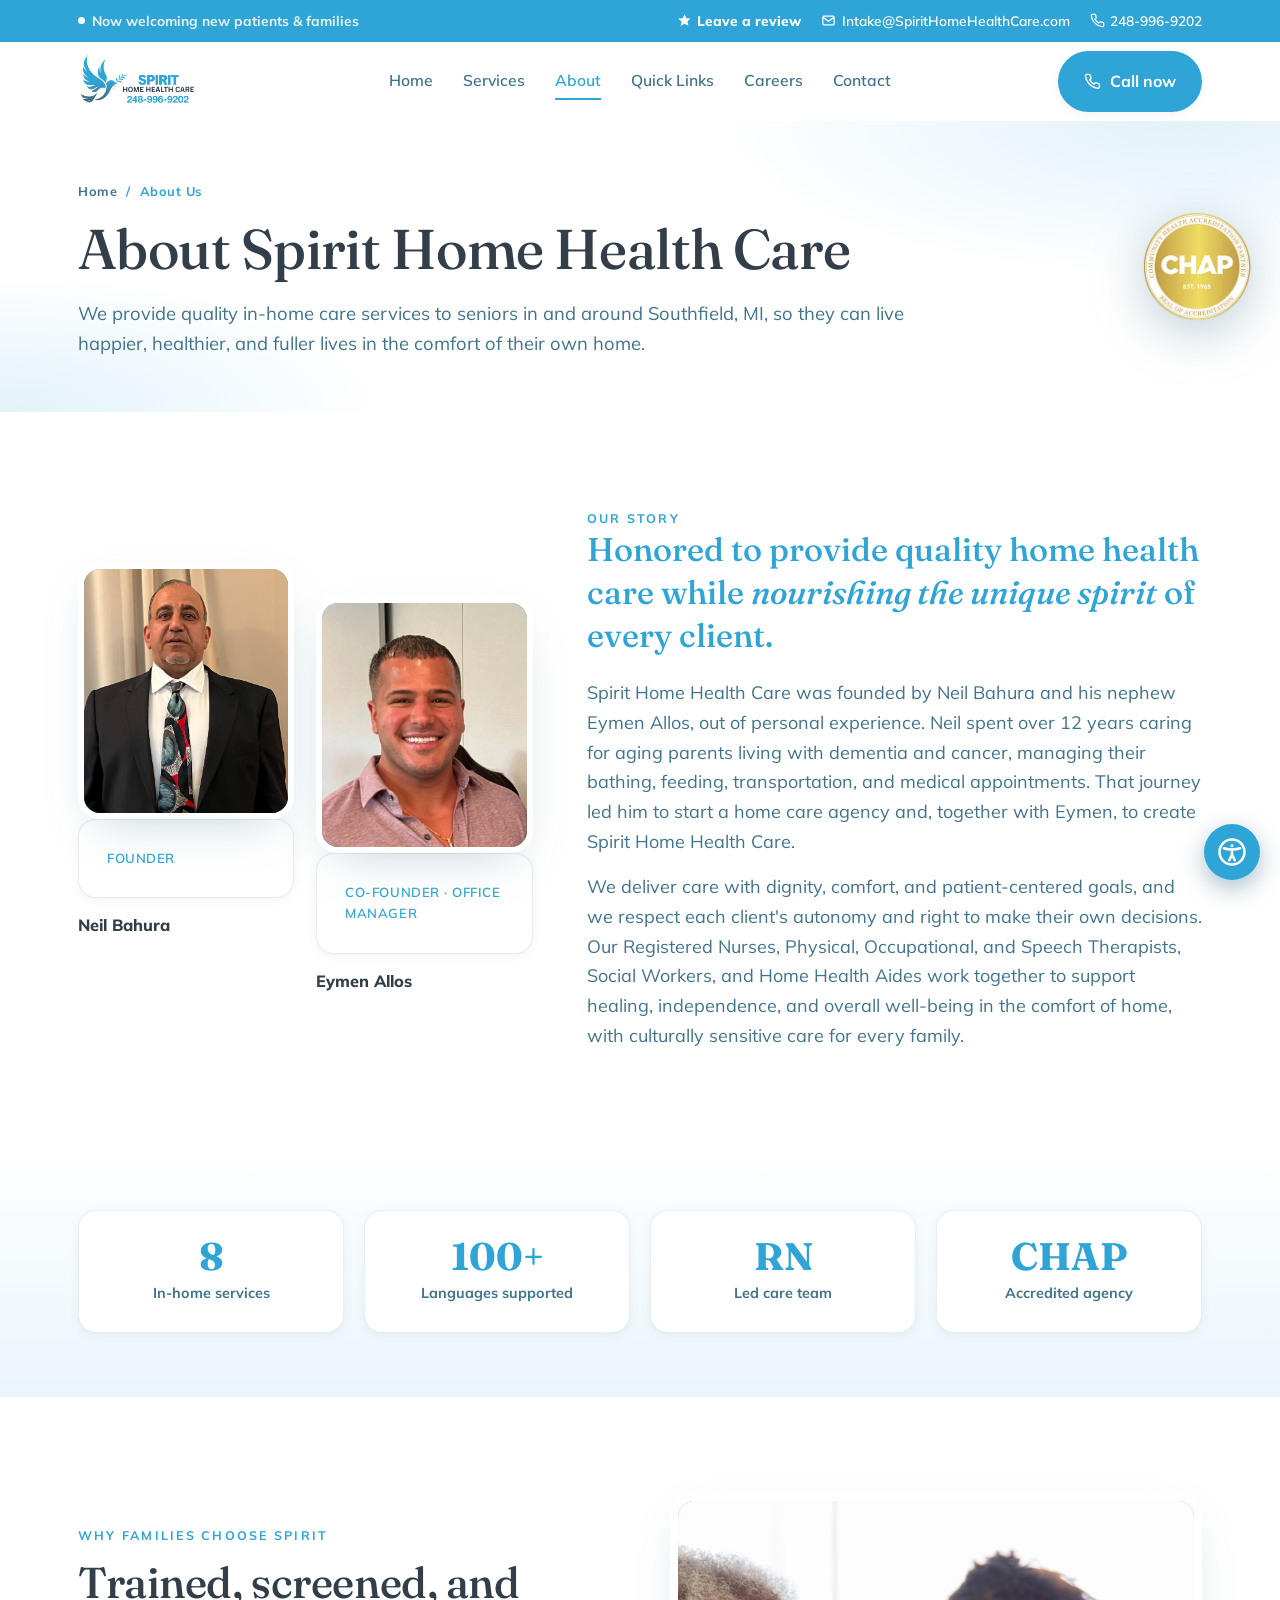
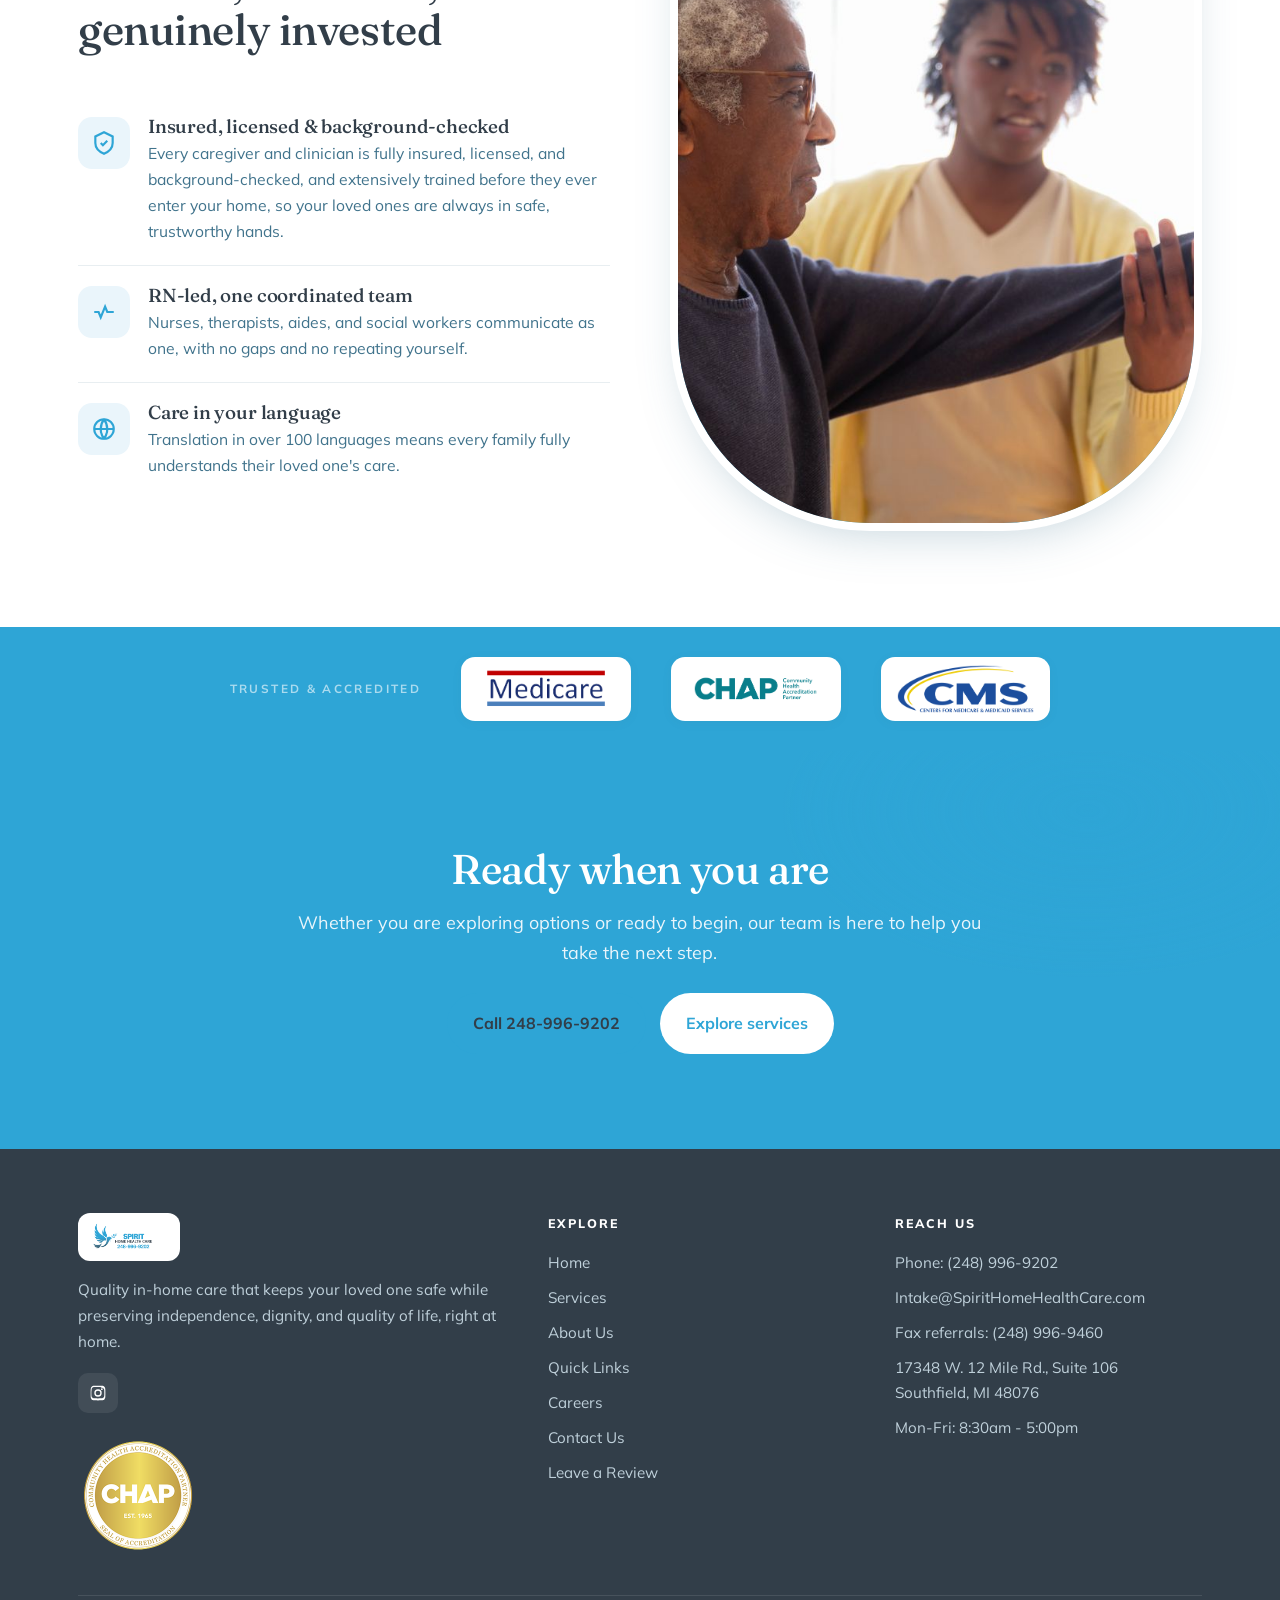
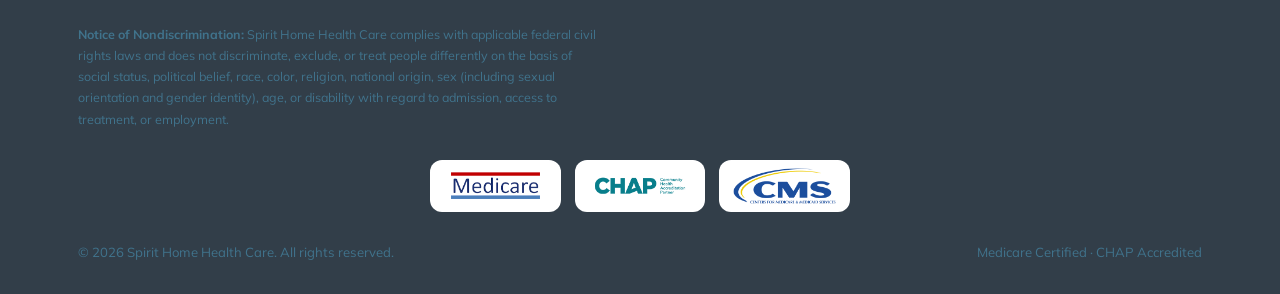
<file: about.html>
<!DOCTYPE html>
<html lang="en">
<head>
<meta charset="UTF-8" />
<meta name="viewport" content="width=device-width, initial-scale=1" />
<title>About Us | Spirit Home Health Care</title>
<meta name="description" content="Quality in-home care for seniors in Southfield, MI. Trained, screened caregivers delivering independence, dignity, and quality of life at home." />
<link rel="icon" href="favicon.ico" sizes="any">
<link rel="icon" type="image/png" href="assets/img/favicon-256.png">
<link rel="apple-touch-icon" href="assets/img/apple-touch-icon.png">
<link rel="preconnect" href="https://fonts.googleapis.com">
<link rel="preconnect" href="https://fonts.gstatic.com" crossorigin>
<link href="https://fonts.googleapis.com/css2?family=Fraunces:ital,opsz,wght@0,9..144,400;0,9..144,500;0,9..144,600;1,9..144,400&family=Mulish:wght@400;500;600;700;800&display=swap" rel="stylesheet">
<link rel="stylesheet" href="assets/a11y.css">
<style>
:root{
  --teal-deep:#2EA5D6;--teal:#2EA5D6;--teal-bright:#2EA5D6;
  --sand:#EAF5FB;--paper:#FFFFFF;--amber:#2EA5D6;--amber-deep:#40738C;
  --ink:#323E49;--ink-soft:#40738C;--line:rgba(64,115,140,.12);
  --shadow-sm:0 2px 10px rgba(64,115,140,.08);--shadow-md:0 18px 50px -20px rgba(64,115,140,.35);
  --shadow-lg:0 40px 80px -30px rgba(64,115,140,.45);--r:18px;--maxw:1180px;
  --display:"Fraunces",Georgia,"Times New Roman",serif;
  --body:"Mulish",-apple-system,BlinkMacSystemFont,"Segoe UI",sans-serif;
}
*{box-sizing:border-box;margin:0;padding:0}
html{scroll-behavior:smooth}
body{font-family:var(--body);color:var(--ink);background:var(--paper);font-size:1.125rem;line-height:1.65;-webkit-font-smoothing:antialiased;overflow-x:hidden}
img{max-width:100%;display:block}
a{color:inherit;text-decoration:none}
h1,h2,h3{font-family:var(--display);font-weight:500;line-height:1.08;letter-spacing:-.01em}
.wrap{max-width:var(--maxw);margin:0 auto;padding:0 28px}
.eyebrow{font-family:var(--body);font-weight:700;font-size:.78rem;letter-spacing:.18em;text-transform:uppercase;color:var(--teal)}
.btn{display:inline-flex;align-items:center;gap:.55em;font-family:var(--body);font-weight:700;font-size:1rem;padding:.95em 1.5em;border-radius:100px;border:2px solid transparent;cursor:pointer;transition:transform .25s cubic-bezier(.2,.8,.2,1),box-shadow .25s,background .25s,color .25s;will-change:transform}
.btn svg{width:1.05em;height:1.05em}
.btn-primary{background:var(--teal-deep);color:#fff;box-shadow:var(--shadow-sm)}
.btn-primary:hover{transform:translateY(-3px);box-shadow:var(--shadow-md);background:#40738C}
.btn-amber{background:var(--amber);color:var(--ink)}
.btn-amber:hover{transform:translateY(-3px);box-shadow:0 18px 40px -16px rgba(46,165,214,.7);background:var(--amber-deep);color:#fff}
.btn-ghost{background:transparent;color:var(--teal-deep);border-color:var(--line)}
.btn-ghost:hover{transform:translateY(-3px);border-color:var(--teal);background:#fff;box-shadow:var(--shadow-sm)}
.btn-white{background:#fff;color:var(--teal-deep)}
.btn-white:hover{transform:translateY(-3px);box-shadow:var(--shadow-md)}
:focus-visible{outline:3px solid var(--amber);outline-offset:3px;border-radius:6px}
.util{background:var(--teal-deep);color:#EAF5FB;font-size:.86rem}
.util .wrap{display:flex;align-items:center;justify-content:space-between;gap:16px;min-height:42px;flex-wrap:wrap}
.util a{display:inline-flex;align-items:center;gap:.4em;font-weight:600;color:#fff}
.util a:hover{color:#BFD0DA}
.util .review{color:#FFFFFF;font-weight:800}
.util .review:hover{color:#fff}
.util .pill{display:inline-flex;align-items:center;gap:.5em}
.util .dot{width:7px;height:7px;border-radius:50%;background:#FFFFFF;animation:pulse 2.4s infinite}
.util .right{display:flex;gap:20px;align-items:center;flex-wrap:wrap}
@keyframes pulse{0%{box-shadow:0 0 0 0 rgba(255,255,255,.6)}70%{box-shadow:0 0 0 9px rgba(255,255,255,0)}100%{box-shadow:0 0 0 0 rgba(255,255,255,0)}}
header.nav{position:sticky;top:0;z-index:50;background:rgba(255,255,255,.82);backdrop-filter:blur(12px);border-bottom:1px solid transparent;transition:box-shadow .3s,border-color .3s}
header.nav.scrolled{box-shadow:var(--shadow-sm);border-color:var(--line)}
.nav .wrap{display:flex;align-items:center;justify-content:space-between;gap:20px;min-height:78px;transition:min-height .3s}
header.nav.scrolled .wrap{min-height:64px}
.brand{display:flex;align-items:center;gap:12px;font-family:var(--display);font-weight:600;font-size:1.32rem;color:var(--teal-deep);letter-spacing:-.02em}
.brand .mark{width:42px;height:42px;border-radius:12px;background:linear-gradient(140deg,var(--teal),var(--teal-deep));display:grid;place-items:center;color:#fff;flex:none;box-shadow:var(--shadow-sm)}
.brand .mark svg{width:24px;height:24px}
.brand small{display:block;font-family:var(--body);font-weight:600;font-size:.62rem;letter-spacing:.12em;text-transform:uppercase;color:var(--teal);margin-top:-2px}
nav.links{display:flex;align-items:center;gap:30px}
nav.links a{font-weight:600;font-size:.98rem;color:var(--ink-soft);position:relative;padding:4px 0}
nav.links a::after{content:"";position:absolute;left:0;bottom:-2px;width:0;height:2px;background:var(--teal);transition:width .28s ease}
nav.links a:hover{color:var(--teal-deep)}
nav.links a:hover::after{width:100%}
.p-home nav.links a[href="/"],.p-services nav.links a[href="services"],.p-about nav.links a[href="about"],.p-careers nav.links a[href="careers"],.p-contact nav.links a[href="contact"],.p-quicklinks nav.links a[href="quick-links"]{color:var(--teal-deep)}
.p-home nav.links a[href="/"]::after,.p-services nav.links a[href="services"]::after,.p-about nav.links a[href="about"]::after,.p-careers nav.links a[href="careers"]::after,.p-contact nav.links a[href="contact"]::after,.p-quicklinks nav.links a[href="quick-links"]::after{width:100%}
.nav-cta{display:flex;align-items:center;gap:14px}
.menu-btn{display:none;position:relative;background:none;border:0;cursor:pointer;color:var(--teal-deep);padding:8px}
.menu-btn svg{width:28px;height:28px;transition:opacity .2s}
.nav-overlay{position:fixed;inset:0;background:rgba(64,115,140,.5);backdrop-filter:blur(2px);opacity:0;visibility:hidden;pointer-events:none;transition:opacity .35s,visibility .35s;z-index:49}
.nav-overlay.open{opacity:1;visibility:visible;pointer-events:auto}
body.menu-open{overflow:hidden}
body.menu-open .menu-btn>svg{opacity:0}
body.menu-open .menu-btn::before,body.menu-open .menu-btn::after{content:"";position:absolute;left:50%;top:50%;width:24px;height:2.5px;background:#fff;border-radius:2px}
body.menu-open .menu-btn::before{transform:translate(-50%,-50%) rotate(45deg)}
body.menu-open .menu-btn::after{transform:translate(-50%,-50%) rotate(-45deg)}
.hero{position:relative;padding:72px 0 90px;overflow:hidden}
.hero::before{content:"";position:absolute;inset:0;z-index:-2;background:radial-gradient(60% 70% at 88% 8%,rgba(46,165,214,.16),transparent 60%),radial-gradient(55% 60% at 6% 95%,rgba(46,165,214,.16),transparent 60%),var(--paper)}
.hero .wrap{display:grid;grid-template-columns:1.05fr .95fr;gap:54px;align-items:center}
.hero-copy{max-width:560px}
.hero h1{font-size:clamp(2.6rem,5.4vw,4.15rem);color:var(--ink);margin:.5em 0 .42em}
.hero h1 .ital{font-style:italic;color:var(--teal-deep)}
.hero p.lede{font-size:1.18rem;color:var(--ink-soft);max-width:30em}
.hero .cta-row{display:flex;gap:14px;flex-wrap:wrap;margin-top:30px}
.hero .chips{display:flex;gap:10px;flex-wrap:wrap;margin-top:34px}
.chip{display:inline-flex;align-items:center;gap:.5em;background:#fff;border:1px solid var(--line);border-radius:100px;padding:.5em 1em;font-size:.85rem;font-weight:700;color:var(--teal-deep);box-shadow:var(--shadow-sm)}
.chip svg{width:1.1em;height:1.1em;color:var(--teal)}
.hero-media{position:relative}
.arch{position:relative;border-radius:240px 240px 28px 28px;overflow:hidden;box-shadow:var(--shadow-lg);aspect-ratio:4/4.6;background:var(--teal-deep);border:10px solid #fff}
.arch svg{width:100%;height:100%;display:block}
.hero-media .badge{position:absolute;right:-10px;bottom:34px;background:#fff;border-radius:16px;padding:16px 20px;box-shadow:var(--shadow-md);display:flex;align-items:center;gap:14px;max-width:230px}
.hero-media .badge .ic{width:44px;height:44px;border-radius:12px;background:var(--sand);display:grid;place-items:center;color:var(--teal);flex:none}
.hero-media .badge .ic svg{width:24px;height:24px}
.hero-media .badge b{font-family:var(--display);font-weight:600;font-size:1.05rem;color:var(--ink);display:block;line-height:1.2}
.hero-media .badge span{font-size:.78rem;color:var(--ink-soft);font-weight:600}
.hero-media .leaf{position:absolute;left:-26px;top:40px;width:84px;height:84px;border-radius:24px;background:linear-gradient(140deg,var(--amber),var(--amber-deep));opacity:.9;z-index:-1;transform:rotate(8deg)}
.page-hero{position:relative;padding:60px 0 52px;overflow:hidden}
.page-hero::before{content:"";position:absolute;inset:0;z-index:-1;background:radial-gradient(60% 90% at 92% 0%,rgba(46,165,214,.14),transparent 60%),radial-gradient(50% 80% at 0% 100%,rgba(46,165,214,.14),transparent 60%),var(--paper)}
.page-hero .crumb{font-weight:700;font-size:.8rem;color:var(--teal);letter-spacing:.04em}
.page-hero .crumb a{color:var(--ink-soft)}
.page-hero .crumb a:hover{color:var(--teal)}
.page-hero h1{font-size:clamp(2.3rem,5vw,3.5rem);color:var(--ink);margin:.3em 0 .35em}
.page-hero p{font-size:1.15rem;color:var(--ink-soft);max-width:46em}
.trust{background:var(--teal-deep);color:#BFD0DA;padding:30px 0}
.trust .wrap{display:flex;align-items:center;justify-content:center;gap:16px 40px;flex-wrap:wrap}
.trust .label{font-size:.74rem;letter-spacing:.2em;text-transform:uppercase;font-weight:700;color:rgba(255,255,255,.6)}
.seal{display:inline-flex;align-items:center;gap:10px;background:#fff;color:var(--teal-deep);border-radius:14px;padding:.55em 1.15em;font-weight:800;font-size:.9rem;box-shadow:var(--shadow-sm)}
.seal svg{width:26px;height:26px;color:var(--teal);flex:none}
.seal small{display:block;font-weight:600;font-size:.66rem;color:var(--ink-soft);letter-spacing:.02em}
.seal img{height:48px;width:auto;display:block}
section{padding:96px 0}
.sec-head{max-width:660px;margin-bottom:54px}
.sec-head.center{margin-left:auto;margin-right:auto;text-align:center}
.sec-head h2{font-size:clamp(2rem,4vw,2.9rem);color:var(--ink);margin:.35em 0 .4em}
.sec-head p{color:var(--ink-soft);font-size:1.1rem}
.mission{background:var(--sand)}
.mission .wrap{display:grid;grid-template-columns:.85fr 1.15fr;gap:54px;align-items:center}
.mission .figure{position:relative;border-radius:200px 200px 24px 24px;overflow:hidden;aspect-ratio:1/1.15;border:8px solid #fff;box-shadow:var(--shadow-md);background:var(--sand)}
.mission .figure svg{width:100%;height:100%;display:block}
.mission blockquote{font-family:var(--display);font-size:clamp(1.5rem,3vw,2.05rem);line-height:1.3;color:var(--teal-deep);font-weight:500}
.mission blockquote .ital{font-style:italic}
.mission .who{margin-top:22px;font-weight:700;color:var(--ink)}
.mission .who span{display:block;font-weight:600;color:var(--ink-soft);font-size:.92rem}
.founders{display:grid;grid-template-columns:1fr 1fr;gap:22px}
.founder{position:relative}
.founder .pic{position:relative;border-radius:22px;overflow:hidden;aspect-ratio:1/1.18;border:6px solid #fff;box-shadow:var(--shadow-md);background:linear-gradient(150deg,#2EA5D6,#40738C)}
.founder .pic img{position:absolute;inset:0;width:100%;height:100%;object-fit:cover;object-position:center top;display:block;z-index:1}
.founder .pic .ph{position:absolute;inset:0;display:grid;place-items:center;font-family:var(--display);font-weight:600;font-size:2.6rem;color:#fff;opacity:.85}
.founder .name{margin-top:14px;font-weight:800;color:var(--ink);font-size:1.02rem}
.founder .role{font-weight:600;color:var(--teal);font-size:.82rem;letter-spacing:.04em;text-transform:uppercase}
.founder:nth-child(2){margin-top:34px}
@media(max-width:560px){.founder:nth-child(2){margin-top:0}}
.svc-grid{display:grid;grid-template-columns:repeat(3,1fr);gap:24px}
.card{background:#fff;border:1px solid var(--line);border-radius:var(--r);overflow:hidden;display:flex;flex-direction:column;transition:transform .4s cubic-bezier(.2,.8,.2,1),box-shadow .4s}
.card:hover{transform:translateY(-8px);box-shadow:var(--shadow-md)}
.card .ph{position:relative;aspect-ratio:16/11;overflow:hidden;background:var(--sand)}
.card .ph svg{width:100%;height:100%;display:block;transition:transform .7s cubic-bezier(.2,.8,.2,1)}
.card:hover .ph svg{transform:scale(1.06)}
.card .tag{position:absolute;left:14px;top:14px;z-index:1;background:rgba(255,255,255,.94);color:var(--teal-deep);font-size:.7rem;font-weight:800;letter-spacing:.08em;text-transform:uppercase;padding:.4em .8em;border-radius:100px;box-shadow:var(--shadow-sm)}
.card .body{padding:24px 24px 26px;display:flex;flex-direction:column;gap:10px;flex:1}
.card h3{font-size:1.32rem;color:var(--ink)}
.card p{font-size:.98rem;color:var(--ink-soft);flex:1}
.card .more{display:inline-flex;align-items:center;gap:.4em;font-weight:700;font-size:.92rem;color:var(--teal);margin-top:4px}
.card .more svg{width:1em;height:1em;transition:transform .25s}
.card:hover .more svg{transform:translateX(4px)}
.steps{background:linear-gradient(180deg,var(--paper),var(--sand))}
.step-grid{display:grid;grid-template-columns:repeat(3,1fr);gap:28px}
.step{background:#fff;border-radius:var(--r);padding:36px 30px;border:1px solid var(--line);position:relative;box-shadow:var(--shadow-sm)}
.step .num{font-family:var(--display);font-size:3rem;color:var(--amber);font-weight:600;line-height:1}
.step h3{font-size:1.3rem;margin:.4em 0 .35em;color:var(--ink)}
.step p{color:var(--ink-soft);font-size:1rem}
.why .wrap{display:grid;grid-template-columns:1fr 1fr;gap:60px;align-items:center}
.val{display:flex;gap:18px;padding:20px 0;border-top:1px solid var(--line)}
.val:first-of-type{border-top:0}
.val .ic{width:52px;height:52px;border-radius:14px;background:var(--sand);color:var(--teal);display:grid;place-items:center;flex:none}
.val .ic svg{width:26px;height:26px}
.val h3{font-size:1.18rem;margin-bottom:4px;color:var(--ink)}
.val p{color:var(--ink-soft);font-size:.98rem}
.why-media{position:relative;border-radius:24px 24px 200px 200px;overflow:hidden;aspect-ratio:1/1.2;border:8px solid #fff;box-shadow:var(--shadow-md);background:var(--teal-deep)}
.why-media svg{width:100%;height:100%;display:block}
.why-media img{width:100%;height:100%;object-fit:cover;display:block}
.svc-row{display:grid;grid-template-columns:1fr 1fr;gap:50px;align-items:center;padding:46px 0;border-bottom:1px solid var(--line)}
.svc-row:last-of-type{border-bottom:0}
.svc-row .svc-art{border-radius:var(--r);overflow:hidden;box-shadow:var(--shadow-md);aspect-ratio:16/12;background:var(--sand)}
.svc-row.flip .svc-art{order:2}
.svc-art svg{width:100%;height:100%;display:block}
.svc-row .tagx{display:inline-block;font-size:.72rem;font-weight:800;letter-spacing:.12em;text-transform:uppercase;color:var(--teal);margin-bottom:8px}
.svc-row h2{font-size:clamp(1.6rem,3vw,2.05rem);color:var(--ink);margin-bottom:.4em}
.svc-row p{color:var(--ink-soft)}
.svc-row ul{list-style:none;margin-top:18px;display:grid;gap:10px}
.svc-row li{display:flex;gap:10px;align-items:flex-start;font-weight:600;color:var(--ink);font-size:.98rem}
.svc-row li svg{width:20px;height:20px;color:var(--teal);flex:none;margin-top:2px}
.roles{display:grid;grid-template-columns:repeat(3,1fr);gap:22px}
.role{background:#fff;border:1px solid var(--line);border-radius:var(--r);padding:28px;box-shadow:var(--shadow-sm);transition:transform .35s,box-shadow .35s}
.role:hover{transform:translateY(-6px);box-shadow:var(--shadow-md)}
.role .ic{width:50px;height:50px;border-radius:13px;background:var(--sand);color:var(--teal);display:grid;place-items:center;margin-bottom:14px}
.role .ic svg{width:26px;height:26px}
.role h3{font-size:1.2rem;color:var(--ink);margin-bottom:6px}
.role p{font-size:.95rem;color:var(--ink-soft)}
.role .type{font-size:.78rem;font-weight:800;letter-spacing:.08em;text-transform:uppercase;color:var(--amber-deep);margin-top:14px}
.stats{display:grid;grid-template-columns:repeat(4,1fr);gap:20px}
.stat{background:#fff;border:1px solid var(--line);border-radius:var(--r);padding:26px;text-align:center;box-shadow:var(--shadow-sm)}
.stat b{font-family:var(--display);font-size:2.4rem;color:var(--teal-deep);display:block;line-height:1}
.stat span{font-weight:700;font-size:.9rem;color:var(--ink-soft);margin-top:6px;display:block}
.careers-band{background:var(--teal-deep);color:#EAF5FB;position:relative;overflow:hidden}
.careers-band::before{content:"";position:absolute;inset:0;background:radial-gradient(50% 80% at 85% 20%,rgba(46,165,214,.3),transparent 60%),radial-gradient(40% 70% at 10% 90%,rgba(46,165,214,.22),transparent 60%)}
.careers-band .wrap{position:relative;display:grid;grid-template-columns:1.4fr .9fr;gap:40px;align-items:center}
.careers-band h2{color:#fff;font-size:clamp(1.9rem,3.6vw,2.7rem)}
.careers-band p{color:#BFD0DA;font-size:1.12rem;margin-top:.6em;max-width:34em}
.careers-band .cta-side{display:flex;justify-content:flex-end}
.cta-band{background:linear-gradient(150deg,var(--teal-deep),var(--teal));color:#fff;text-align:center;position:relative;overflow:hidden}
.cta-band::before{content:"";position:absolute;inset:0;background:radial-gradient(40% 70% at 85% 15%,rgba(46,165,214,.35),transparent 60%),radial-gradient(40% 70% at 12% 90%,rgba(46,165,214,.25),transparent 60%)}
.cta-band .wrap{position:relative}
.cta-band h2{color:#fff;font-size:clamp(1.8rem,3.6vw,2.6rem);margin-bottom:.4em}
.cta-band p{color:#EAF5FB;font-size:1.12rem;max-width:40em;margin:0 auto 1.4em}
.cta-band .btn-row{display:flex;gap:14px;justify-content:center;flex-wrap:wrap}
.contact{background:var(--sand)}
.contact .wrap{display:grid;grid-template-columns:1fr 1.05fr;gap:50px;align-items:start}
.contact-info .line{display:flex;gap:16px;padding:18px 0;border-bottom:1px solid var(--line)}
.contact-info .line>div{min-width:0;flex:1}
.contact-info .line:last-child{border-bottom:0}
.contact-info .ic{width:48px;height:48px;border-radius:12px;background:#fff;color:var(--teal);display:grid;place-items:center;flex:none;box-shadow:var(--shadow-sm)}
.contact-info .ic svg{width:24px;height:24px}
.contact-info .label{font-size:.74rem;letter-spacing:.14em;text-transform:uppercase;font-weight:800;color:var(--teal);margin-bottom:2px}
.contact-info .val-txt{font-size:1.12rem;font-weight:700;color:var(--ink);overflow-wrap:anywhere}
.contact-info .val-txt a:hover{color:var(--teal)}
.contact-info .sub{font-size:.92rem;color:var(--ink-soft);font-weight:600}
.form{background:#fff;border-radius:var(--r);padding:34px;box-shadow:var(--shadow-md);border:1px solid var(--line)}
.form h3{font-size:1.55rem;color:var(--ink);margin-bottom:6px}
.form>p{color:var(--ink-soft);font-size:.98rem;margin-bottom:22px}
.field{margin-bottom:16px}
.field label{display:block;font-weight:700;font-size:.86rem;color:var(--ink);margin-bottom:6px}
.field input,.field select,.field textarea{width:100%;font-family:var(--body);font-size:1rem;color:var(--ink);padding:.85em 1em;border:1.5px solid var(--line);border-radius:12px;background:var(--paper);transition:border-color .2s,box-shadow .2s}
.field input:focus,.field select:focus,.field textarea:focus{outline:none;border-color:var(--teal);box-shadow:0 0 0 4px rgba(21,128,143,.12)}
.row2{display:grid;grid-template-columns:1fr 1fr;gap:16px}
.form .btn-amber{width:100%;justify-content:center;margin-top:6px}
.form .note{font-size:.8rem;color:var(--ink-soft);text-align:center;margin-top:12px}
.map-embed{border-radius:var(--r);overflow:hidden;box-shadow:var(--shadow-md);border:1px solid var(--line);aspect-ratio:16/9;background:var(--sand);margin-top:40px}
.map-embed iframe{width:100%;height:100%;border:0;display:block}
footer.site{background:var(--ink);color:#BFD0DA;padding:64px 0 30px;font-size:.95rem}
footer.site .top{display:grid;grid-template-columns:1.4fr 1fr 1fr;gap:40px;padding-bottom:40px;border-bottom:1px solid rgba(255,255,255,.1)}
footer.site .brand{color:#fff}
footer.site .brand small{color:var(--teal-bright)}
footer.site p.about{margin-top:16px;max-width:32em;color:#BFD0DA;line-height:1.7}
footer.site h4{font-family:var(--body);font-weight:800;font-size:.78rem;letter-spacing:.16em;text-transform:uppercase;color:#fff;margin-bottom:16px}
footer.site ul{list-style:none;display:flex;flex-direction:column;gap:10px}
footer.site ul a{overflow-wrap:anywhere}
footer.site ul a:hover{color:var(--amber)}
footer.site .social{display:flex;gap:12px;margin-top:18px}
footer.site .social a{width:40px;height:40px;border-radius:10px;background:rgba(255,255,255,.08);display:grid;place-items:center;transition:background .25s,transform .25s}
footer.site .social a:hover{background:var(--teal);transform:translateY(-3px)}
footer.site .social svg{width:18px;height:18px;color:#fff}
footer.site .notice{font-size:.78rem;color:#40738C;line-height:1.7;margin-top:28px;max-width:75ch}
footer.site .legal{display:flex;justify-content:space-between;gap:16px;flex-wrap:wrap;margin-top:24px;font-size:.82rem;color:#40738C}
.reveal{opacity:0;transform:translateY(26px);transition:opacity .8s cubic-bezier(.2,.8,.2,1),transform .8s cubic-bezier(.2,.8,.2,1)}
.reveal.in{opacity:1;transform:none}
[data-delay="1"]{transition-delay:.08s}[data-delay="2"]{transition-delay:.16s}
[data-delay="3"]{transition-delay:.24s}[data-delay="4"]{transition-delay:.32s}[data-delay="5"]{transition-delay:.4s}
.load{opacity:0;transform:translateY(20px);animation:rise .9s cubic-bezier(.2,.8,.2,1) forwards}
.load.d1{animation-delay:.1s}.load.d2{animation-delay:.24s}.load.d3{animation-delay:.38s}.load.d4{animation-delay:.52s}.load.d5{animation-delay:.66s}
@keyframes rise{to{opacity:1;transform:none}}
.arch{animation:archIn 1.1s cubic-bezier(.2,.8,.2,1) .3s both}
@keyframes archIn{from{opacity:0;transform:translateY(24px)}to{opacity:1;transform:none}}
@media(max-width:980px){
 .hero .wrap{grid-template-columns:1fr;gap:42px}
 .hero-media{max-width:460px;margin:0 auto}
 .mission .wrap,.why .wrap,.contact .wrap,.careers-band .wrap{grid-template-columns:1fr;gap:38px}
 .careers-band .cta-side{justify-content:flex-start}
 .svc-grid,.roles{grid-template-columns:repeat(2,1fr)}
 .step-grid{grid-template-columns:1fr}
 .svc-row{grid-template-columns:1fr;gap:30px}
 .svc-row.flip .svc-art{order:0}
 .stats{grid-template-columns:repeat(2,1fr)}
 footer.site .top{grid-template-columns:1fr 1fr}
}
@media(max-width:900px){
 nav.links{position:fixed;top:0;right:0;left:auto;width:min(320px,84vw);height:100vh;height:100dvh;background:linear-gradient(160deg,var(--teal-deep),#323E49);flex-direction:column;align-items:flex-start;justify-content:flex-start;gap:6px;padding:96px 28px;box-shadow:var(--shadow-lg);transform:translateX(105%);transition:transform .35s cubic-bezier(.2,.8,.2,1);z-index:60;overflow-y:auto}
 nav.links.open{transform:none}
 nav.links a{font-size:1.1rem;font-weight:700;padding:12px 0;width:100%;border-bottom:1px solid rgba(255,255,255,.14);color:#fff}
 nav.links a:hover{color:var(--amber)}
 .p-home nav.links a[href="/"],.p-services nav.links a[href="services"],.p-about nav.links a[href="about"],.p-careers nav.links a[href="careers"],.p-contact nav.links a[href="contact"]{color:var(--amber)}
 .menu-btn{display:inline-flex;z-index:70}
 .nav-cta .btn-text{display:none}
}
@media(max-width:720px){
 body{font-size:17px}
 .svc-grid,.roles{grid-template-columns:1fr}
 .util .hide-sm{display:none}
 .row2{grid-template-columns:1fr}
 footer.site .top{grid-template-columns:1fr}
 section{padding:72px 0}
}
@media(prefers-reduced-motion:reduce){
 *{animation:none!important;transition:none!important;scroll-behavior:auto!important}
 .reveal{opacity:1;transform:none}.load{opacity:1;transform:none}
}

.brand .logo{height:54px;width:auto;display:block}
.brand{gap:0}
@media(max-width:560px){.brand .logo{height:44px}}
.page-seal{position:absolute;right:24px;top:50%;transform:translateY(-50%);width:118px;height:118px;z-index:2;filter:drop-shadow(0 12px 26px rgba(64,115,140,.35))}@media(max-width:820px){.page-seal{display:none}}
.gt-wrap{display:inline-flex;align-items:center}#google_translate_element .goog-te-gadget{font-size:0}#google_translate_element .goog-te-combo{margin:0;padding:3px 8px;border-radius:8px;border:1px solid rgba(255,255,255,.45);background:rgba(255,255,255,.14);color:#fff;font-family:var(--body);font-size:.8rem;font-weight:600;cursor:pointer;line-height:1.3}#google_translate_element .goog-te-combo option{color:#323E49}.goog-te-banner-frame,.goog-logo-link,.goog-te-gadget span{display:none!important}.goog-te-gadget{color:transparent!important}body{top:0!important}
</style>
</head>
<body class="p-about">
<div class="util">
  <div class="wrap">
    <span class="pill"><span class="dot"></span><strong>Now welcoming new patients &amp; families</strong></span>
    <span class="right">
      <span class="gt-wrap"><span id="google_translate_element"></span></span>
      <a class="review" href="https://maps.app.goo.gl/78KayNpbwFcHHtH17" target="_blank" rel="noopener" aria-label="Leave us a Google review"><svg viewBox="0 0 24 24" fill="currentColor" width="15" height="15"><path d="M12 2l2.9 6.3 6.9.6-5.2 4.6 1.6 6.8L12 17.3 5.8 20.9l1.6-6.8L2.2 8.9l6.9-.6z"/></svg>Leave a review</a>
      <a class="hide-sm" href="mailto:Intake@SpiritHomeHealthCare.com"><svg viewBox="0 0 24 24" fill="none" stroke="currentColor" stroke-width="2" width="15" height="15"><rect x="3" y="5" width="18" height="14" rx="2"/><path d="m3 7 9 6 9-6"/></svg>Intake@SpiritHomeHealthCare.com</a>
      <a href="tel:+12489969202"><svg viewBox="0 0 24 24" fill="none" stroke="currentColor" stroke-width="2" width="15" height="15"><path d="M22 16.92v3a2 2 0 0 1-2.18 2 19.79 19.79 0 0 1-8.63-3.07 19.5 19.5 0 0 1-6-6 19.79 19.79 0 0 1-3.07-8.67A2 2 0 0 1 4.11 2h3a2 2 0 0 1 2 1.72c.13.96.36 1.9.7 2.81a2 2 0 0 1-.45 2.11L8.09 9.91a16 16 0 0 0 6 6l1.27-1.27a2 2 0 0 1 2.11-.45c.91.34 1.85.57 2.81.7A2 2 0 0 1 22 16.92z"/></svg>248-996-9202</a>
    </span>
  </div>
</div>
<header class="nav" id="nav">
  <div class="wrap">
    <a class="brand" href="/"><img src="assets/img/logo.png" alt="Spirit Home Health Care, 248-996-9202" class="logo"/></a>
    <nav class="links" id="links">
      <a href="/">Home</a><a href="services">Services</a><a href="about">About</a><a href="quick-links">Quick Links</a><a href="careers">Careers</a><a href="contact">Contact</a>
    </nav>
    <div class="nav-cta">
      <a class="btn btn-primary" href="tel:+12489969202"><svg viewBox="0 0 24 24" fill="none" stroke="currentColor" stroke-width="2"><path d="M22 16.92v3a2 2 0 0 1-2.18 2 19.79 19.79 0 0 1-8.63-3.07 19.5 19.5 0 0 1-6-6 19.79 19.79 0 0 1-3.07-8.67A2 2 0 0 1 4.11 2h3a2 2 0 0 1 2 1.72c.13.96.36 1.9.7 2.81a2 2 0 0 1-.45 2.11L8.09 9.91a16 16 0 0 0 6 6l1.27-1.27a2 2 0 0 1 2.11-.45c.91.34 1.85.57 2.81.7A2 2 0 0 1 22 16.92z"/></svg><span class="btn-text">Call now</span></a>
      <button class="menu-btn" id="menuBtn" aria-label="Open menu" aria-expanded="false"><svg viewBox="0 0 24 24" fill="none" stroke="currentColor" stroke-width="2"><line x1="4" y1="7" x2="20" y2="7"/><line x1="4" y1="12" x2="20" y2="12"/><line x1="4" y1="17" x2="20" y2="17"/></svg></button>
    </div>
  </div>
</header>
<div class="nav-overlay" id="navOverlay" aria-hidden="true"></div>
<main>
<section class="page-hero">
  <div class="wrap reveal">
    <p class="crumb"><a href="/">Home</a> &nbsp;/&nbsp; About Us</p>
    <h1>About Spirit Home Health Care</h1>
    <p>We provide quality in-home care services to seniors in and around Southfield, MI, so they can live happier, healthier, and fuller lives in the comfort of their own home.</p>
  </div>
  <img class="page-seal" src="assets/img/chap-seal.png" alt="CHAP Accredited, Seal of Accreditation"/>
</section>

<section class="mission" style="background:var(--paper)">
  <div class="wrap">
    <div class="founders reveal">
      <div class="founder">
        <div class="pic"><span class="ph">NB</span><img src="assets/img/founder.jpeg" alt="Neil Bahura, Founder of Spirit Home Health Care" onerror="this.style.display='none'"/></div>
        <div class="role">Founder</div>
        <div class="name">Neil Bahura</div>
      </div>
      <div class="founder">
        <div class="pic"><span class="ph">EA</span><img src="assets/img/cofounder.jpeg" alt="Eymen Allos, Co-Founder of Spirit Home Health Care" onerror="this.style.display='none'"/></div>
        <div class="role">Co-Founder &middot; Office Manager</div>
        <div class="name">Eymen Allos</div>
      </div>
    </div>
    <div class="reveal" data-delay="1">
      <p class="eyebrow">Our story</p>
      <blockquote>Honored to provide quality home health care while <span class="ital">nourishing the unique spirit</span> of every client.</blockquote>
      <p style="margin-top:22px;color:var(--ink-soft)">Spirit Home Health Care was founded by Neil Bahura and his nephew Eymen Allos, out of personal experience. Neil spent over 12 years caring for aging parents living with dementia and cancer, managing their bathing, feeding, transportation, and medical appointments. That journey led him to start a home care agency and, together with Eymen, to create Spirit Home Health Care.</p>
      <p style="margin-top:16px;color:var(--ink-soft)">We deliver care with dignity, comfort, and patient-centered goals, and we respect each client's autonomy and right to make their own decisions. Our Registered Nurses, Physical, Occupational, and Speech Therapists, Social Workers, and Home Health Aides work together to support healing, independence, and overall well-being in the comfort of home, with culturally sensitive care for every family.</p>
    </div>
  </div>
</section>

<section class="steps" style="padding-top:64px;padding-bottom:64px">
  <div class="wrap">
    <div class="stats reveal">
      <div class="stat"><b>8</b><span>In-home services</span></div>
      <div class="stat"><b>100+</b><span>Languages supported</span></div>
      <div class="stat"><b>RN</b><span>Led care team</span></div>
      <div class="stat"><b>CHAP</b><span>Accredited agency</span></div>
    </div>
  </div>
</section>

<section class="why">
  <div class="wrap">
    <div class="reveal">
      <p class="eyebrow">Why families choose Spirit</p>
      <h2 style="font-size:clamp(1.9rem,3.8vw,2.7rem);margin:.35em 0 1em">Trained, screened, and genuinely invested</h2>
      <div class="val"><span class="ic"><svg viewBox="0 0 24 24" fill="none" stroke="currentColor" stroke-width="2"><path d="M12 2 4 6v6c0 5 3.5 8 8 10 4.5-2 8-5 8-10V6z"/><path d="m9 12 2 2 4-4"/></svg></span><div><h3>Insured, licensed &amp; background-checked</h3><p>Every caregiver and clinician is fully insured, licensed, and background-checked, and extensively trained before they ever enter your home, so your loved ones are always in safe, trustworthy hands.</p></div></div>
      <div class="val"><span class="ic"><svg viewBox="0 0 24 24" fill="none" stroke="currentColor" stroke-width="2"><path d="M3 12h4l2 5 4-10 2 5h6"/></svg></span><div><h3>RN-led, one coordinated team</h3><p>Nurses, therapists, aides, and social workers communicate as one, with no gaps and no repeating yourself.</p></div></div>
      <div class="val"><span class="ic"><svg viewBox="0 0 24 24" fill="none" stroke="currentColor" stroke-width="2"><circle cx="12" cy="12" r="9"/><path d="M3 12h18M12 3a15 15 0 0 1 0 18M12 3a15 15 0 0 0 0 18"/></svg></span><div><h3>Care in your language</h3><p>Translation in over 100 languages means every family fully understands their loved one's care.</p></div></div>
    </div>
    <div class="why-media reveal" data-delay="1"><img src="assets/img/pt.jpg" alt="Trained, screened Spirit caregiver at work" loading="lazy"/></div>
  </div>
</section>

<div class="trust">
  <div class="wrap reveal">
    <span class="label">Trusted &amp; Accredited</span>
    <span class="seal"><img src="assets/img/cert-medicare.png" alt="Medicare Certified"/></span>
    <span class="seal"><img src="assets/img/cert-chap.png" alt="CHAP Accredited"/></span>
    <span class="seal"><img src="assets/img/cert-cms.png" alt="CMS, Centers for Medicare &amp; Medicaid Services"/></span>
  </div>
</div>

<section class="cta-band">
  <div class="wrap reveal">
    <h2>Ready when you are</h2>
    <p>Whether you are exploring options or ready to begin, our team is here to help you take the next step.</p>
    <div class="btn-row"><a class="btn btn-amber" href="tel:+12489969202">Call 248-996-9202</a><a class="btn btn-white" href="services">Explore services</a></div>
  </div>
</section>
</main>
<footer class="site">
  <div class="wrap">
    <div class="top">
      <div>
        <a class="brand" href="/"><img src="assets/img/logo.png" alt="Spirit Home Health Care" style="height:48px;width:auto;background:#fff;padding:10px 14px;border-radius:12px"/></a>
        <p class="about">Quality in-home care that keeps your loved one safe while preserving independence, dignity, and quality of life, right at home.</p>
        <div class="social"><a href="https://instagram.com/spirithomehealthcare" target="_blank" rel="noopener" aria-label="Follow Spirit Home Health Care on Instagram"><svg viewBox="0 0 24 24" fill="currentColor"><path d="M12 2.2c3.2 0 3.58.01 4.85.07 1.17.05 1.8.25 2.23.41.56.22.96.48 1.38.9.42.42.68.82.9 1.38.16.43.36 1.06.41 2.23.06 1.27.07 1.65.07 4.85s-.01 3.58-.07 4.85c-.05 1.17-.25 1.8-.41 2.23-.22.56-.48.96-.9 1.38-.42.42-.82.68-1.38.9-.43.16-1.06.36-2.23.41-1.27.06-1.65.07-4.85.07s-3.58-.01-4.85-.07c-1.17-.05-1.8-.25-2.23-.41-.56-.22-.96-.48-1.38-.9-.42-.42-.68-.82-.9-1.38-.16-.43-.36-1.06-.41-2.23C2.21 15.58 2.2 15.2 2.2 12s.01-3.58.07-4.85c.05-1.17.25-1.8.41-2.23.22-.56.48-.96.9-1.38.42-.42.82-.68 1.38-.9.43-.16 1.06-.36 2.23-.41C8.42 2.21 8.8 2.2 12 2.2zm0 1.8c-3.15 0-3.52.01-4.76.07-.9.04-1.39.19-1.71.32-.43.17-.74.37-1.06.69-.32.32-.52.63-.69 1.06-.13.32-.28.81-.32 1.71C3.21 9.9 3.2 10.27 3.2 12s.01 2.1.07 3.34c.04.9.19 1.39.32 1.71.17.43.37.74.69 1.06.32.32.63.52 1.06.69.32.13.81.28 1.71.32 1.24.06 1.61.07 4.76.07s3.52-.01 4.76-.07c.9-.04 1.39-.19 1.71-.32.43-.17.74-.37 1.06-.69.32-.32.52-.63.69-1.06.13-.32.28-.81.32-1.71.06-1.24.07-1.61.07-3.34s-.01-2.1-.07-3.34c-.04-.9-.19-1.39-.32-1.71a2.9 2.9 0 0 0-.69-1.06 2.9 2.9 0 0 0-1.06-.69c-.32-.13-.81-.28-1.71-.32C15.52 4.01 15.15 4 12 4zm0 3.06A4.94 4.94 0 1 1 7.06 12 4.94 4.94 0 0 1 12 7.06zm0 1.8A3.14 3.14 0 1 0 15.14 12 3.14 3.14 0 0 0 12 8.86zm6.29-2.02a1.15 1.15 0 1 1-1.15-1.15 1.15 1.15 0 0 1 1.15 1.15z"/></svg></a></div>
        <div style="margin-top:22px"><img src="assets/img/chap-seal.png" alt="CHAP Accredited, Seal of Accreditation" style="width:120px;height:120px;display:block"/></div>
      </div>
      <div><h4>Explore</h4><ul><li><a href="/">Home</a></li><li><a href="services">Services</a></li><li><a href="about">About Us</a></li><li><a href="quick-links">Quick Links</a></li><li><a href="careers">Careers</a></li><li><a href="contact">Contact Us</a></li><li><a href="https://maps.app.goo.gl/78KayNpbwFcHHtH17" target="_blank" rel="noopener">Leave a Review</a></li></ul></div>
      <div><h4>Reach Us</h4><ul><li><a href="tel:+12489969202">Phone: (248) 996-9202</a></li><li><a href="mailto:Intake@SpiritHomeHealthCare.com">Intake@SpiritHomeHealthCare.com</a></li><li>Fax referrals: (248) 996-9460</li><li><a href="https://maps.google.com/maps?q=17348+W.+12+Mile+Rd.+Southfield+MI+48076" target="_blank" rel="noopener">17348 W. 12 Mile Rd., Suite 106<br>Southfield, MI 48076</a></li><li>Mon-Fri: 8:30am - 5:00pm</li></ul></div>
    </div>
    <p class="notice"><strong>Notice of Nondiscrimination:</strong> Spirit Home Health Care complies with applicable federal civil rights laws and does not discriminate, exclude, or treat people differently on the basis of social status, political belief, race, color, religion, national origin, sex (including sexual orientation and gender identity), age, or disability with regard to admission, access to treatment, or employment.</p>
    <div style="display:flex;flex-wrap:wrap;gap:14px;align-items:center;justify-content:center;padding:30px 0 6px"><img src="assets/img/cert-medicare.png" alt="Medicare Certified" style="height:52px;width:auto;background:#fff;border-radius:12px;padding:8px 14px"/><img src="assets/img/cert-chap.png" alt="CHAP Accredited" style="height:52px;width:auto;background:#fff;border-radius:12px;padding:8px 14px"/><img src="assets/img/cert-cms.png" alt="CMS - Centers for Medicare &amp; Medicaid Services" style="height:52px;width:auto;background:#fff;border-radius:12px;padding:8px 14px"/></div>
    <div class="legal"><span>&copy; 2026 Spirit Home Health Care. All rights reserved.</span><span>Medicare Certified &middot; CHAP Accredited</span></div>
  </div>
</footer>
<script>
  const nav=document.getElementById('nav');
  const onScroll=()=>nav.classList.toggle('scrolled',window.scrollY>12);
  onScroll();window.addEventListener('scroll',onScroll,{passive:true});
  const menuBtn=document.getElementById('menuBtn'),links=document.getElementById('links'),overlay=document.getElementById('navOverlay');
  const setMenu=(open)=>{links.classList.toggle('open',open);overlay.classList.toggle('open',open);document.body.classList.toggle('menu-open',open);menuBtn.setAttribute('aria-expanded',open);};
  menuBtn.addEventListener('click',()=>setMenu(!links.classList.contains('open')));
  overlay.addEventListener('click',()=>setMenu(false));
  links.querySelectorAll('a').forEach(a=>a.addEventListener('click',()=>setMenu(false)));
  document.addEventListener('keydown',e=>{if(e.key==='Escape')setMenu(false);});
  window.addEventListener('resize',()=>{if(window.innerWidth>900)setMenu(false);});
  const io=new IntersectionObserver((entries)=>{entries.forEach(e=>{if(e.isIntersecting){e.target.classList.add('in');io.unobserve(e.target);}});},{threshold:.14,rootMargin:'0px 0px -40px 0px'});
  document.querySelectorAll('.reveal').forEach(el=>io.observe(el));
  const btn=document.getElementById('submitBtn');
  btn&&btn.addEventListener('click',()=>{const f=document.getElementById('fn');const fn=f?f.value.trim():'';btn.textContent=fn?'Thanks, '+fn+", we'll be in touch \u2713":"Thanks, we'll be in touch \u2713";btn.style.background='var(--teal-deep)';btn.style.color='#fff';setTimeout(()=>{btn.textContent=btn.dataset.label||'Submit';btn.style.background='';btn.style.color='';},3200);});
</script>

<script type="text/javascript">
function googleTranslateElementInit(){new google.translate.TranslateElement({pageLanguage:'en',autoDisplay:false},'google_translate_element');}
</script>
<script type="text/javascript" src="https://translate.google.com/translate_a/element.js?cb=googleTranslateElementInit"></script>
<script src="assets/a11y.js" defer></script>
<!--Start of Tawk.to Script-->
<script type="text/javascript">
var Tawk_API=Tawk_API||{}, Tawk_LoadStart=new Date();
Tawk_API.customStyle={visibility:{desktop:{position:'bl',xOffset:20,yOffset:20},mobile:{position:'bl',xOffset:12,yOffset:20}}};
(function(){
var s1=document.createElement("script"),s0=document.getElementsByTagName("script")[0];
s1.async=true;
s1.src='https://embed.tawk.to/6a695127c89d501d46eddd26/1julma0j9';
s1.charset='UTF-8';
s1.setAttribute('crossorigin','*');
s0.parentNode.insertBefore(s1,s0);
})();
</script>
<!--End of Tawk.to Script-->
</body>
</html>
</file>
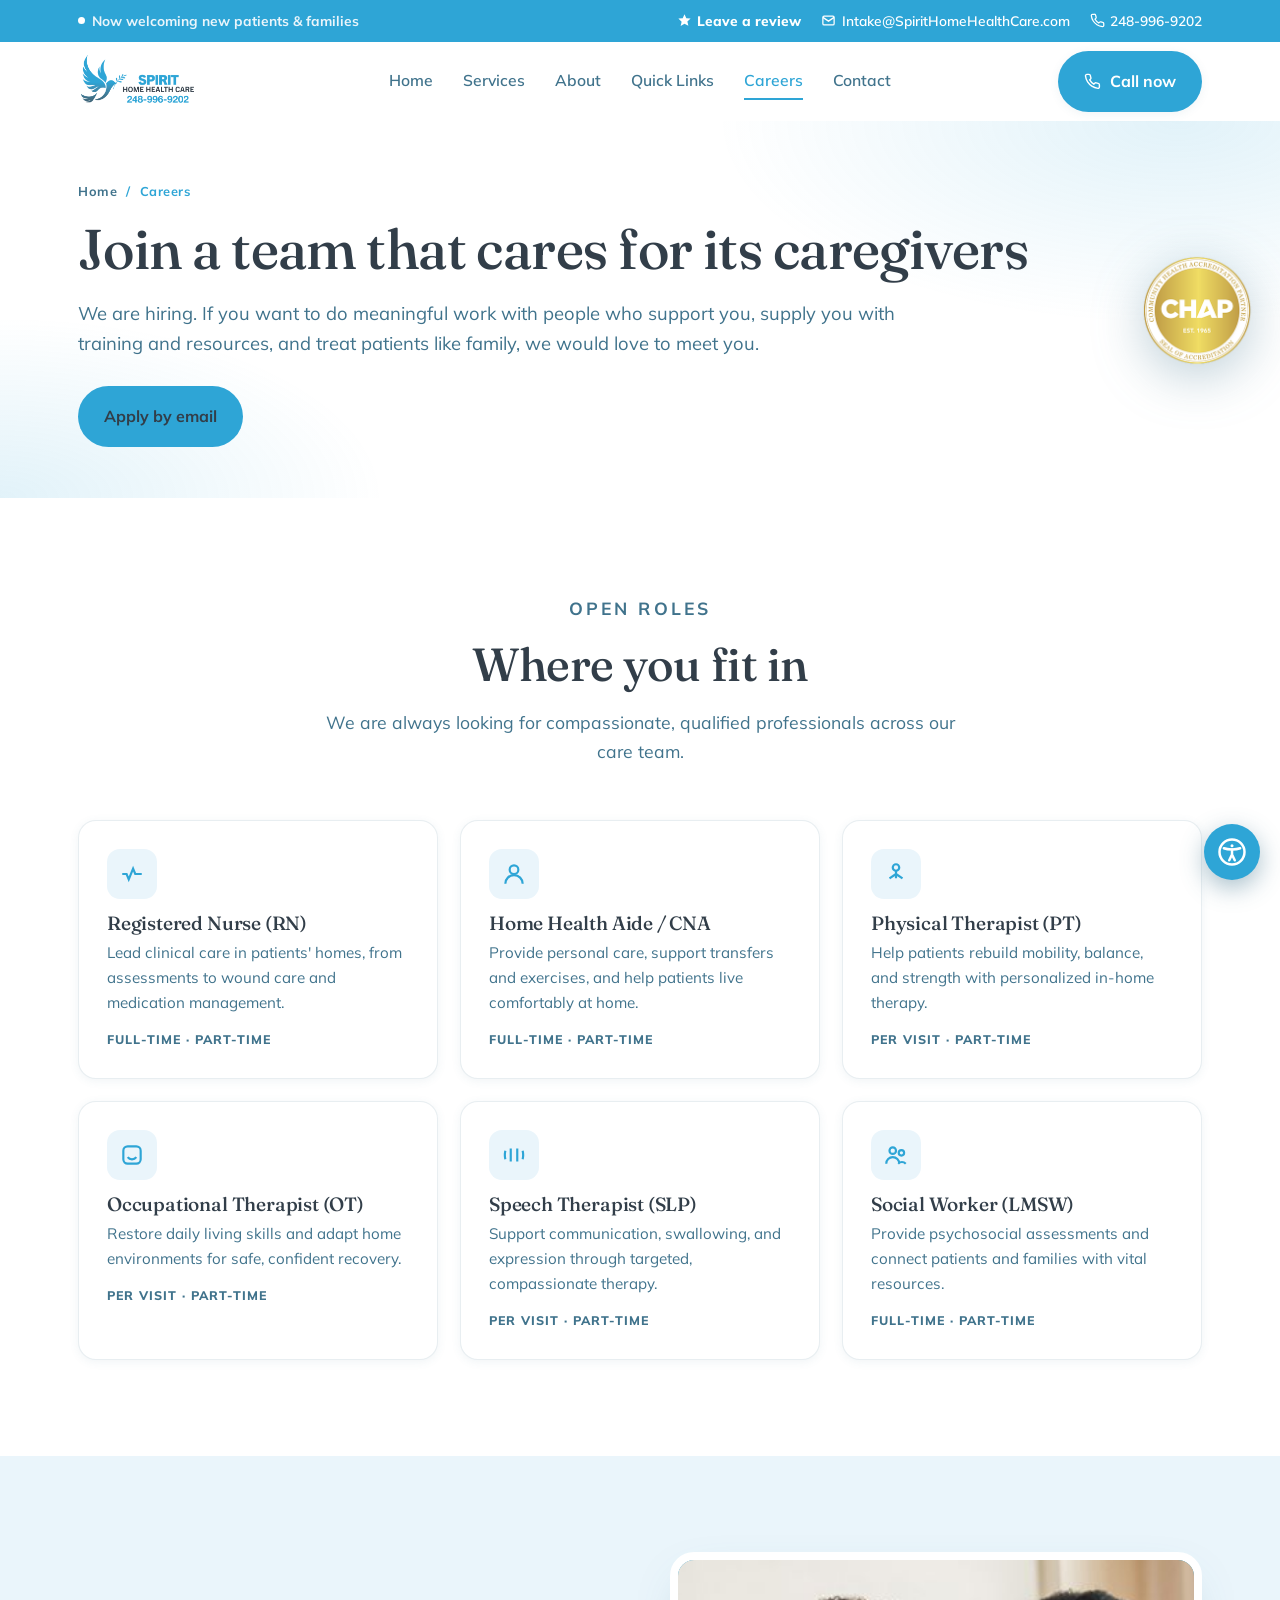
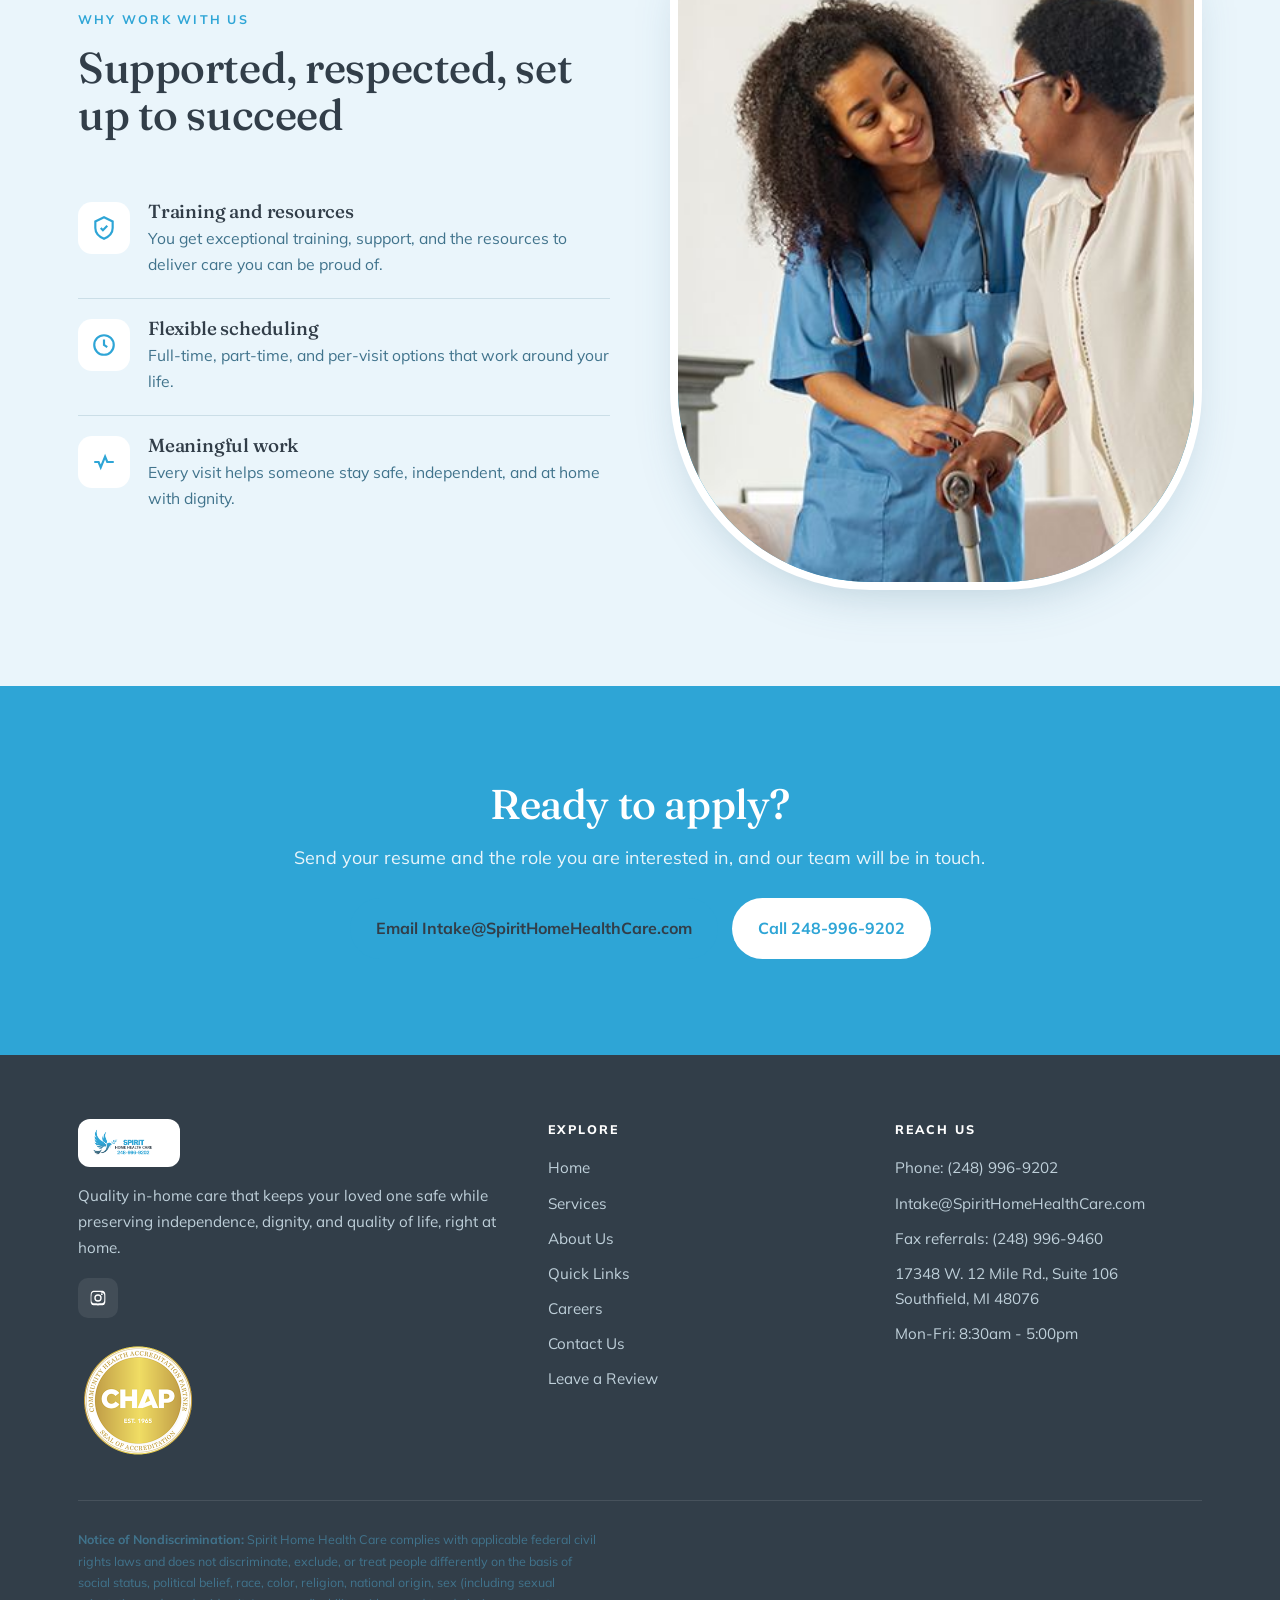
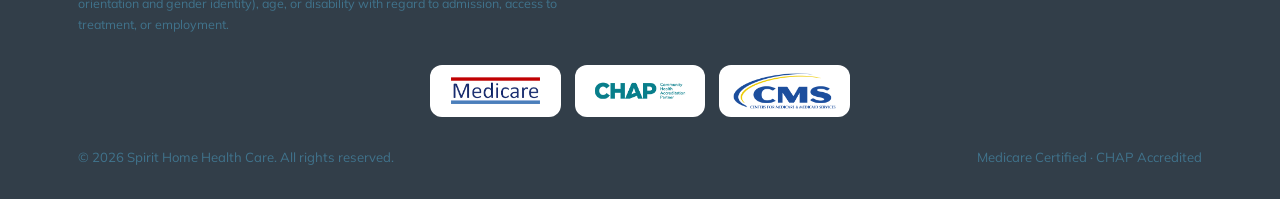
<file: careers.html>
<!DOCTYPE html>
<html lang="en">
<head>
<meta charset="UTF-8" />
<meta name="viewport" content="width=device-width, initial-scale=1" />
<title>Careers | Spirit Home Health Care</title>
<meta name="description" content="Join Spirit Home Health Care. We are hiring RNs, aides, therapists, and social workers across Metro Detroit. Apply today." />
<link rel="icon" href="favicon.ico" sizes="any">
<link rel="icon" type="image/png" href="assets/img/favicon-256.png">
<link rel="apple-touch-icon" href="assets/img/apple-touch-icon.png">
<link rel="preconnect" href="https://fonts.googleapis.com">
<link rel="preconnect" href="https://fonts.gstatic.com" crossorigin>
<link href="https://fonts.googleapis.com/css2?family=Fraunces:ital,opsz,wght@0,9..144,400;0,9..144,500;0,9..144,600;1,9..144,400&family=Mulish:wght@400;500;600;700;800&display=swap" rel="stylesheet">
<link rel="stylesheet" href="assets/a11y.css">
<style>
:root{
  --teal-deep:#2EA5D6;--teal:#2EA5D6;--teal-bright:#2EA5D6;
  --sand:#EAF5FB;--paper:#FFFFFF;--amber:#2EA5D6;--amber-deep:#40738C;
  --ink:#323E49;--ink-soft:#40738C;--line:rgba(64,115,140,.12);
  --shadow-sm:0 2px 10px rgba(64,115,140,.08);--shadow-md:0 18px 50px -20px rgba(64,115,140,.35);
  --shadow-lg:0 40px 80px -30px rgba(64,115,140,.45);--r:18px;--maxw:1180px;
  --display:"Fraunces",Georgia,"Times New Roman",serif;
  --body:"Mulish",-apple-system,BlinkMacSystemFont,"Segoe UI",sans-serif;
}
*{box-sizing:border-box;margin:0;padding:0}
html{scroll-behavior:smooth}
body{font-family:var(--body);color:var(--ink);background:var(--paper);font-size:1.125rem;line-height:1.65;-webkit-font-smoothing:antialiased;overflow-x:hidden}
img{max-width:100%;display:block}
a{color:inherit;text-decoration:none}
h1,h2,h3{font-family:var(--display);font-weight:500;line-height:1.08;letter-spacing:-.01em}
.wrap{max-width:var(--maxw);margin:0 auto;padding:0 28px}
.eyebrow{font-family:var(--body);font-weight:700;font-size:.78rem;letter-spacing:.18em;text-transform:uppercase;color:var(--teal)}
.btn{display:inline-flex;align-items:center;gap:.55em;font-family:var(--body);font-weight:700;font-size:1rem;padding:.95em 1.5em;border-radius:100px;border:2px solid transparent;cursor:pointer;transition:transform .25s cubic-bezier(.2,.8,.2,1),box-shadow .25s,background .25s,color .25s;will-change:transform}
.btn svg{width:1.05em;height:1.05em}
.btn-primary{background:var(--teal-deep);color:#fff;box-shadow:var(--shadow-sm)}
.btn-primary:hover{transform:translateY(-3px);box-shadow:var(--shadow-md);background:#40738C}
.btn-amber{background:var(--amber);color:var(--ink)}
.btn-amber:hover{transform:translateY(-3px);box-shadow:0 18px 40px -16px rgba(46,165,214,.7);background:var(--amber-deep);color:#fff}
.btn-ghost{background:transparent;color:var(--teal-deep);border-color:var(--line)}
.btn-ghost:hover{transform:translateY(-3px);border-color:var(--teal);background:#fff;box-shadow:var(--shadow-sm)}
.btn-white{background:#fff;color:var(--teal-deep)}
.btn-white:hover{transform:translateY(-3px);box-shadow:var(--shadow-md)}
:focus-visible{outline:3px solid var(--amber);outline-offset:3px;border-radius:6px}
.util{background:var(--teal-deep);color:#EAF5FB;font-size:.86rem}
.util .wrap{display:flex;align-items:center;justify-content:space-between;gap:16px;min-height:42px;flex-wrap:wrap}
.util a{display:inline-flex;align-items:center;gap:.4em;font-weight:600;color:#fff}
.util a:hover{color:#BFD0DA}
.util .review{color:#FFFFFF;font-weight:800}
.util .review:hover{color:#fff}
.util .pill{display:inline-flex;align-items:center;gap:.5em}
.util .dot{width:7px;height:7px;border-radius:50%;background:#FFFFFF;animation:pulse 2.4s infinite}
.util .right{display:flex;gap:20px;align-items:center;flex-wrap:wrap}
@keyframes pulse{0%{box-shadow:0 0 0 0 rgba(255,255,255,.6)}70%{box-shadow:0 0 0 9px rgba(255,255,255,0)}100%{box-shadow:0 0 0 0 rgba(255,255,255,0)}}
header.nav{position:sticky;top:0;z-index:50;background:rgba(255,255,255,.82);backdrop-filter:blur(12px);border-bottom:1px solid transparent;transition:box-shadow .3s,border-color .3s}
header.nav.scrolled{box-shadow:var(--shadow-sm);border-color:var(--line)}
.nav .wrap{display:flex;align-items:center;justify-content:space-between;gap:20px;min-height:78px;transition:min-height .3s}
header.nav.scrolled .wrap{min-height:64px}
.brand{display:flex;align-items:center;gap:12px;font-family:var(--display);font-weight:600;font-size:1.32rem;color:var(--teal-deep);letter-spacing:-.02em}
.brand .mark{width:42px;height:42px;border-radius:12px;background:linear-gradient(140deg,var(--teal),var(--teal-deep));display:grid;place-items:center;color:#fff;flex:none;box-shadow:var(--shadow-sm)}
.brand .mark svg{width:24px;height:24px}
.brand small{display:block;font-family:var(--body);font-weight:600;font-size:.62rem;letter-spacing:.12em;text-transform:uppercase;color:var(--teal);margin-top:-2px}
nav.links{display:flex;align-items:center;gap:30px}
nav.links a{font-weight:600;font-size:.98rem;color:var(--ink-soft);position:relative;padding:4px 0}
nav.links a::after{content:"";position:absolute;left:0;bottom:-2px;width:0;height:2px;background:var(--teal);transition:width .28s ease}
nav.links a:hover{color:var(--teal-deep)}
nav.links a:hover::after{width:100%}
.p-home nav.links a[href="/"],.p-services nav.links a[href="services"],.p-about nav.links a[href="about"],.p-careers nav.links a[href="careers"],.p-contact nav.links a[href="contact"],.p-quicklinks nav.links a[href="quick-links"]{color:var(--teal-deep)}
.p-home nav.links a[href="/"]::after,.p-services nav.links a[href="services"]::after,.p-about nav.links a[href="about"]::after,.p-careers nav.links a[href="careers"]::after,.p-contact nav.links a[href="contact"]::after,.p-quicklinks nav.links a[href="quick-links"]::after{width:100%}
.nav-cta{display:flex;align-items:center;gap:14px}
.menu-btn{display:none;position:relative;background:none;border:0;cursor:pointer;color:var(--teal-deep);padding:8px}
.menu-btn svg{width:28px;height:28px;transition:opacity .2s}
.nav-overlay{position:fixed;inset:0;background:rgba(64,115,140,.5);backdrop-filter:blur(2px);opacity:0;visibility:hidden;pointer-events:none;transition:opacity .35s,visibility .35s;z-index:49}
.nav-overlay.open{opacity:1;visibility:visible;pointer-events:auto}
body.menu-open{overflow:hidden}
body.menu-open .menu-btn>svg{opacity:0}
body.menu-open .menu-btn::before,body.menu-open .menu-btn::after{content:"";position:absolute;left:50%;top:50%;width:24px;height:2.5px;background:#fff;border-radius:2px}
body.menu-open .menu-btn::before{transform:translate(-50%,-50%) rotate(45deg)}
body.menu-open .menu-btn::after{transform:translate(-50%,-50%) rotate(-45deg)}
.hero{position:relative;padding:72px 0 90px;overflow:hidden}
.hero::before{content:"";position:absolute;inset:0;z-index:-2;background:radial-gradient(60% 70% at 88% 8%,rgba(46,165,214,.16),transparent 60%),radial-gradient(55% 60% at 6% 95%,rgba(46,165,214,.16),transparent 60%),var(--paper)}
.hero .wrap{display:grid;grid-template-columns:1.05fr .95fr;gap:54px;align-items:center}
.hero-copy{max-width:560px}
.hero h1{font-size:clamp(2.6rem,5.4vw,4.15rem);color:var(--ink);margin:.5em 0 .42em}
.hero h1 .ital{font-style:italic;color:var(--teal-deep)}
.hero p.lede{font-size:1.18rem;color:var(--ink-soft);max-width:30em}
.hero .cta-row{display:flex;gap:14px;flex-wrap:wrap;margin-top:30px}
.hero .chips{display:flex;gap:10px;flex-wrap:wrap;margin-top:34px}
.chip{display:inline-flex;align-items:center;gap:.5em;background:#fff;border:1px solid var(--line);border-radius:100px;padding:.5em 1em;font-size:.85rem;font-weight:700;color:var(--teal-deep);box-shadow:var(--shadow-sm)}
.chip svg{width:1.1em;height:1.1em;color:var(--teal)}
.hero-media{position:relative}
.arch{position:relative;border-radius:240px 240px 28px 28px;overflow:hidden;box-shadow:var(--shadow-lg);aspect-ratio:4/4.6;background:var(--teal-deep);border:10px solid #fff}
.arch svg{width:100%;height:100%;display:block}
.hero-media .badge{position:absolute;right:-10px;bottom:34px;background:#fff;border-radius:16px;padding:16px 20px;box-shadow:var(--shadow-md);display:flex;align-items:center;gap:14px;max-width:230px}
.hero-media .badge .ic{width:44px;height:44px;border-radius:12px;background:var(--sand);display:grid;place-items:center;color:var(--teal);flex:none}
.hero-media .badge .ic svg{width:24px;height:24px}
.hero-media .badge b{font-family:var(--display);font-weight:600;font-size:1.05rem;color:var(--ink);display:block;line-height:1.2}
.hero-media .badge span{font-size:.78rem;color:var(--ink-soft);font-weight:600}
.hero-media .leaf{position:absolute;left:-26px;top:40px;width:84px;height:84px;border-radius:24px;background:linear-gradient(140deg,var(--amber),var(--amber-deep));opacity:.9;z-index:-1;transform:rotate(8deg)}
.page-hero{position:relative;padding:60px 0 52px;overflow:hidden}
.page-hero::before{content:"";position:absolute;inset:0;z-index:-1;background:radial-gradient(60% 90% at 92% 0%,rgba(46,165,214,.14),transparent 60%),radial-gradient(50% 80% at 0% 100%,rgba(46,165,214,.14),transparent 60%),var(--paper)}
.page-hero .crumb{font-weight:700;font-size:.8rem;color:var(--teal);letter-spacing:.04em}
.page-hero .crumb a{color:var(--ink-soft)}
.page-hero .crumb a:hover{color:var(--teal)}
.page-hero h1{font-size:clamp(2.3rem,5vw,3.5rem);color:var(--ink);margin:.3em 0 .35em}
.page-hero p{font-size:1.15rem;color:var(--ink-soft);max-width:46em}
.trust{background:var(--teal-deep);color:#BFD0DA;padding:30px 0}
.trust .wrap{display:flex;align-items:center;justify-content:center;gap:16px 40px;flex-wrap:wrap}
.trust .label{font-size:.74rem;letter-spacing:.2em;text-transform:uppercase;font-weight:700;color:rgba(255,255,255,.6)}
.seal{display:inline-flex;align-items:center;gap:10px;background:rgba(255,255,255,.97);color:var(--teal-deep);border-radius:100px;padding:.6em 1.15em;font-weight:800;font-size:.9rem}
.seal svg{width:26px;height:26px;color:var(--teal);flex:none}
.seal small{display:block;font-weight:600;font-size:.66rem;color:var(--ink-soft);letter-spacing:.02em}
section{padding:96px 0}
.sec-head{max-width:660px;margin-bottom:54px}
.sec-head.center{margin-left:auto;margin-right:auto;text-align:center}
.sec-head h2{font-size:clamp(2rem,4vw,2.9rem);color:var(--ink);margin:.35em 0 .4em}
.sec-head p{color:var(--ink-soft);font-size:1.1rem}
.mission{background:var(--sand)}
.mission .wrap{display:grid;grid-template-columns:.85fr 1.15fr;gap:54px;align-items:center}
.mission .figure{position:relative;border-radius:200px 200px 24px 24px;overflow:hidden;aspect-ratio:1/1.15;border:8px solid #fff;box-shadow:var(--shadow-md);background:var(--sand)}
.mission .figure svg{width:100%;height:100%;display:block}
.mission blockquote{font-family:var(--display);font-size:clamp(1.5rem,3vw,2.05rem);line-height:1.3;color:var(--teal-deep);font-weight:500}
.mission blockquote .ital{font-style:italic}
.mission .who{margin-top:22px;font-weight:700;color:var(--ink)}
.mission .who span{display:block;font-weight:600;color:var(--ink-soft);font-size:.92rem}
.svc-grid{display:grid;grid-template-columns:repeat(3,1fr);gap:24px}
.card{background:#fff;border:1px solid var(--line);border-radius:var(--r);overflow:hidden;display:flex;flex-direction:column;transition:transform .4s cubic-bezier(.2,.8,.2,1),box-shadow .4s}
.card:hover{transform:translateY(-8px);box-shadow:var(--shadow-md)}
.card .ph{position:relative;aspect-ratio:16/11;overflow:hidden;background:var(--sand)}
.card .ph svg{width:100%;height:100%;display:block;transition:transform .7s cubic-bezier(.2,.8,.2,1)}
.card:hover .ph svg{transform:scale(1.06)}
.card .tag{position:absolute;left:14px;top:14px;z-index:1;background:rgba(255,255,255,.94);color:var(--teal-deep);font-size:.7rem;font-weight:800;letter-spacing:.08em;text-transform:uppercase;padding:.4em .8em;border-radius:100px;box-shadow:var(--shadow-sm)}
.card .body{padding:24px 24px 26px;display:flex;flex-direction:column;gap:10px;flex:1}
.card h3{font-size:1.32rem;color:var(--ink)}
.card p{font-size:.98rem;color:var(--ink-soft);flex:1}
.card .more{display:inline-flex;align-items:center;gap:.4em;font-weight:700;font-size:.92rem;color:var(--teal);margin-top:4px}
.card .more svg{width:1em;height:1em;transition:transform .25s}
.card:hover .more svg{transform:translateX(4px)}
.steps{background:linear-gradient(180deg,var(--paper),var(--sand))}
.step-grid{display:grid;grid-template-columns:repeat(3,1fr);gap:28px}
.step{background:#fff;border-radius:var(--r);padding:36px 30px;border:1px solid var(--line);position:relative;box-shadow:var(--shadow-sm)}
.step .num{font-family:var(--display);font-size:3rem;color:var(--amber);font-weight:600;line-height:1}
.step h3{font-size:1.3rem;margin:.4em 0 .35em;color:var(--ink)}
.step p{color:var(--ink-soft);font-size:1rem}
.why .wrap{display:grid;grid-template-columns:1fr 1fr;gap:60px;align-items:center}
.val{display:flex;gap:18px;padding:20px 0;border-top:1px solid var(--line)}
.val:first-of-type{border-top:0}
.val .ic{width:52px;height:52px;border-radius:14px;background:var(--sand);color:var(--teal);display:grid;place-items:center;flex:none}
.val .ic svg{width:26px;height:26px}
.val h3{font-size:1.18rem;margin-bottom:4px;color:var(--ink)}
.val p{color:var(--ink-soft);font-size:.98rem}
.why-media{position:relative;border-radius:24px 24px 200px 200px;overflow:hidden;aspect-ratio:1/1.2;border:8px solid #fff;box-shadow:var(--shadow-md);background:var(--teal-deep)}
.why-media svg{width:100%;height:100%;display:block}
.why-media img{width:100%;height:100%;object-fit:cover;display:block}
.svc-row{display:grid;grid-template-columns:1fr 1fr;gap:50px;align-items:center;padding:46px 0;border-bottom:1px solid var(--line)}
.svc-row:last-of-type{border-bottom:0}
.svc-row .svc-art{border-radius:var(--r);overflow:hidden;box-shadow:var(--shadow-md);aspect-ratio:16/12;background:var(--sand)}
.svc-row.flip .svc-art{order:2}
.svc-art svg{width:100%;height:100%;display:block}
.svc-row .tagx{display:inline-block;font-size:.72rem;font-weight:800;letter-spacing:.12em;text-transform:uppercase;color:var(--teal);margin-bottom:8px}
.svc-row h2{font-size:clamp(1.6rem,3vw,2.05rem);color:var(--ink);margin-bottom:.4em}
.svc-row p{color:var(--ink-soft)}
.svc-row ul{list-style:none;margin-top:18px;display:grid;gap:10px}
.svc-row li{display:flex;gap:10px;align-items:flex-start;font-weight:600;color:var(--ink);font-size:.98rem}
.svc-row li svg{width:20px;height:20px;color:var(--teal);flex:none;margin-top:2px}
.roles{display:grid;grid-template-columns:repeat(3,1fr);gap:22px}
.role{background:#fff;border:1px solid var(--line);border-radius:var(--r);padding:28px;box-shadow:var(--shadow-sm);transition:transform .35s,box-shadow .35s}
.role:hover{transform:translateY(-6px);box-shadow:var(--shadow-md)}
.role .ic{width:50px;height:50px;border-radius:13px;background:var(--sand);color:var(--teal);display:grid;place-items:center;margin-bottom:14px}
.role .ic svg{width:26px;height:26px}
.role h3{font-size:1.2rem;color:var(--ink);margin-bottom:6px}
.role p{font-size:.95rem;color:var(--ink-soft)}
.role .type{font-size:.78rem;font-weight:800;letter-spacing:.08em;text-transform:uppercase;color:var(--amber-deep);margin-top:14px}
.stats{display:grid;grid-template-columns:repeat(4,1fr);gap:20px}
.stat{background:#fff;border:1px solid var(--line);border-radius:var(--r);padding:26px;text-align:center;box-shadow:var(--shadow-sm)}
.stat b{font-family:var(--display);font-size:2.4rem;color:var(--teal-deep);display:block;line-height:1}
.stat span{font-weight:700;font-size:.9rem;color:var(--ink-soft);margin-top:6px;display:block}
.careers-band{background:var(--teal-deep);color:#EAF5FB;position:relative;overflow:hidden}
.careers-band::before{content:"";position:absolute;inset:0;background:radial-gradient(50% 80% at 85% 20%,rgba(46,165,214,.3),transparent 60%),radial-gradient(40% 70% at 10% 90%,rgba(46,165,214,.22),transparent 60%)}
.careers-band .wrap{position:relative;display:grid;grid-template-columns:1.4fr .9fr;gap:40px;align-items:center}
.careers-band h2{color:#fff;font-size:clamp(1.9rem,3.6vw,2.7rem)}
.careers-band p{color:#BFD0DA;font-size:1.12rem;margin-top:.6em;max-width:34em}
.careers-band .cta-side{display:flex;justify-content:flex-end}
.cta-band{background:linear-gradient(150deg,var(--teal-deep),var(--teal));color:#fff;text-align:center;position:relative;overflow:hidden}
.cta-band::before{content:"";position:absolute;inset:0;background:radial-gradient(40% 70% at 85% 15%,rgba(46,165,214,.35),transparent 60%),radial-gradient(40% 70% at 12% 90%,rgba(46,165,214,.25),transparent 60%)}
.cta-band .wrap{position:relative}
.cta-band h2{color:#fff;font-size:clamp(1.8rem,3.6vw,2.6rem);margin-bottom:.4em}
.cta-band p{color:#EAF5FB;font-size:1.12rem;max-width:40em;margin:0 auto 1.4em}
.cta-band .btn-row{display:flex;gap:14px;justify-content:center;flex-wrap:wrap}
.contact{background:var(--sand)}
.contact .wrap{display:grid;grid-template-columns:1fr 1.05fr;gap:50px;align-items:start}
.contact-info .line{display:flex;gap:16px;padding:18px 0;border-bottom:1px solid var(--line)}
.contact-info .line>div{min-width:0;flex:1}
.contact-info .line:last-child{border-bottom:0}
.contact-info .ic{width:48px;height:48px;border-radius:12px;background:#fff;color:var(--teal);display:grid;place-items:center;flex:none;box-shadow:var(--shadow-sm)}
.contact-info .ic svg{width:24px;height:24px}
.contact-info .label{font-size:.74rem;letter-spacing:.14em;text-transform:uppercase;font-weight:800;color:var(--teal);margin-bottom:2px}
.contact-info .val-txt{font-size:1.12rem;font-weight:700;color:var(--ink);overflow-wrap:anywhere}
.contact-info .val-txt a:hover{color:var(--teal)}
.contact-info .sub{font-size:.92rem;color:var(--ink-soft);font-weight:600}
.form{background:#fff;border-radius:var(--r);padding:34px;box-shadow:var(--shadow-md);border:1px solid var(--line)}
.form h3{font-size:1.55rem;color:var(--ink);margin-bottom:6px}
.form>p{color:var(--ink-soft);font-size:.98rem;margin-bottom:22px}
.field{margin-bottom:16px}
.field label{display:block;font-weight:700;font-size:.86rem;color:var(--ink);margin-bottom:6px}
.field input,.field select,.field textarea{width:100%;font-family:var(--body);font-size:1rem;color:var(--ink);padding:.85em 1em;border:1.5px solid var(--line);border-radius:12px;background:var(--paper);transition:border-color .2s,box-shadow .2s}
.field input:focus,.field select:focus,.field textarea:focus{outline:none;border-color:var(--teal);box-shadow:0 0 0 4px rgba(21,128,143,.12)}
.row2{display:grid;grid-template-columns:1fr 1fr;gap:16px}
.form .btn-amber{width:100%;justify-content:center;margin-top:6px}
.form .note{font-size:.8rem;color:var(--ink-soft);text-align:center;margin-top:12px}
.map-embed{border-radius:var(--r);overflow:hidden;box-shadow:var(--shadow-md);border:1px solid var(--line);aspect-ratio:16/9;background:var(--sand);margin-top:40px}
.map-embed iframe{width:100%;height:100%;border:0;display:block}
footer.site{background:var(--ink);color:#BFD0DA;padding:64px 0 30px;font-size:.95rem}
footer.site .top{display:grid;grid-template-columns:1.4fr 1fr 1fr;gap:40px;padding-bottom:40px;border-bottom:1px solid rgba(255,255,255,.1)}
footer.site .brand{color:#fff}
footer.site .brand small{color:var(--teal-bright)}
footer.site p.about{margin-top:16px;max-width:32em;color:#BFD0DA;line-height:1.7}
footer.site h4{font-family:var(--body);font-weight:800;font-size:.78rem;letter-spacing:.16em;text-transform:uppercase;color:#fff;margin-bottom:16px}
footer.site ul{list-style:none;display:flex;flex-direction:column;gap:10px}
footer.site ul a{overflow-wrap:anywhere}
footer.site ul a:hover{color:var(--amber)}
footer.site .social{display:flex;gap:12px;margin-top:18px}
footer.site .social a{width:40px;height:40px;border-radius:10px;background:rgba(255,255,255,.08);display:grid;place-items:center;transition:background .25s,transform .25s}
footer.site .social a:hover{background:var(--teal);transform:translateY(-3px)}
footer.site .social svg{width:18px;height:18px;color:#fff}
footer.site .notice{font-size:.78rem;color:#40738C;line-height:1.7;margin-top:28px;max-width:75ch}
footer.site .legal{display:flex;justify-content:space-between;gap:16px;flex-wrap:wrap;margin-top:24px;font-size:.82rem;color:#40738C}
.reveal{opacity:0;transform:translateY(26px);transition:opacity .8s cubic-bezier(.2,.8,.2,1),transform .8s cubic-bezier(.2,.8,.2,1)}
.reveal.in{opacity:1;transform:none}
[data-delay="1"]{transition-delay:.08s}[data-delay="2"]{transition-delay:.16s}
[data-delay="3"]{transition-delay:.24s}[data-delay="4"]{transition-delay:.32s}[data-delay="5"]{transition-delay:.4s}
.load{opacity:0;transform:translateY(20px);animation:rise .9s cubic-bezier(.2,.8,.2,1) forwards}
.load.d1{animation-delay:.1s}.load.d2{animation-delay:.24s}.load.d3{animation-delay:.38s}.load.d4{animation-delay:.52s}.load.d5{animation-delay:.66s}
@keyframes rise{to{opacity:1;transform:none}}
.arch{animation:archIn 1.1s cubic-bezier(.2,.8,.2,1) .3s both}
@keyframes archIn{from{opacity:0;transform:translateY(24px)}to{opacity:1;transform:none}}
@media(max-width:980px){
 .hero .wrap{grid-template-columns:1fr;gap:42px}
 .hero-media{max-width:460px;margin:0 auto}
 .mission .wrap,.why .wrap,.contact .wrap,.careers-band .wrap{grid-template-columns:1fr;gap:38px}
 .careers-band .cta-side{justify-content:flex-start}
 .svc-grid,.roles{grid-template-columns:repeat(2,1fr)}
 .step-grid{grid-template-columns:1fr}
 .svc-row{grid-template-columns:1fr;gap:30px}
 .svc-row.flip .svc-art{order:0}
 .stats{grid-template-columns:repeat(2,1fr)}
 footer.site .top{grid-template-columns:1fr 1fr}
}
@media(max-width:900px){
 nav.links{position:fixed;top:0;right:0;left:auto;width:min(320px,84vw);height:100vh;height:100dvh;background:linear-gradient(160deg,var(--teal-deep),#323E49);flex-direction:column;align-items:flex-start;justify-content:flex-start;gap:6px;padding:96px 28px;box-shadow:var(--shadow-lg);transform:translateX(105%);transition:transform .35s cubic-bezier(.2,.8,.2,1);z-index:60;overflow-y:auto}
 nav.links.open{transform:none}
 nav.links a{font-size:1.1rem;font-weight:700;padding:12px 0;width:100%;border-bottom:1px solid rgba(255,255,255,.14);color:#fff}
 nav.links a:hover{color:var(--amber)}
 .p-home nav.links a[href="/"],.p-services nav.links a[href="services"],.p-about nav.links a[href="about"],.p-careers nav.links a[href="careers"],.p-contact nav.links a[href="contact"]{color:var(--amber)}
 .menu-btn{display:inline-flex;z-index:70}
 .nav-cta .btn-text{display:none}
}
@media(max-width:720px){
 body{font-size:17px}
 .svc-grid,.roles{grid-template-columns:1fr}
 .util .hide-sm{display:none}
 .row2{grid-template-columns:1fr}
 footer.site .top{grid-template-columns:1fr}
 section{padding:72px 0}
}
@media(prefers-reduced-motion:reduce){
 *{animation:none!important;transition:none!important;scroll-behavior:auto!important}
 .reveal{opacity:1;transform:none}.load{opacity:1;transform:none}
}

.brand .logo{height:54px;width:auto;display:block}
.brand{gap:0}
@media(max-width:560px){.brand .logo{height:44px}}
.page-seal{position:absolute;right:24px;top:50%;transform:translateY(-50%);width:118px;height:118px;z-index:2;filter:drop-shadow(0 12px 26px rgba(64,115,140,.35))}@media(max-width:820px){.page-seal{display:none}}
.gt-wrap{display:inline-flex;align-items:center}#google_translate_element .goog-te-gadget{font-size:0}#google_translate_element .goog-te-combo{margin:0;padding:3px 8px;border-radius:8px;border:1px solid rgba(255,255,255,.45);background:rgba(255,255,255,.14);color:#fff;font-family:var(--body);font-size:.8rem;font-weight:600;cursor:pointer;line-height:1.3}#google_translate_element .goog-te-combo option{color:#323E49}.goog-te-banner-frame,.goog-logo-link,.goog-te-gadget span{display:none!important}.goog-te-gadget{color:transparent!important}body{top:0!important}
</style>
</head>
<body class="p-careers">
<div class="util">
  <div class="wrap">
    <span class="pill"><span class="dot"></span><strong>Now welcoming new patients &amp; families</strong></span>
    <span class="right">
      <span class="gt-wrap"><span id="google_translate_element"></span></span>
      <a class="review" href="https://maps.app.goo.gl/78KayNpbwFcHHtH17" target="_blank" rel="noopener" aria-label="Leave us a Google review"><svg viewBox="0 0 24 24" fill="currentColor" width="15" height="15"><path d="M12 2l2.9 6.3 6.9.6-5.2 4.6 1.6 6.8L12 17.3 5.8 20.9l1.6-6.8L2.2 8.9l6.9-.6z"/></svg>Leave a review</a>
      <a class="hide-sm" href="mailto:Intake@SpiritHomeHealthCare.com"><svg viewBox="0 0 24 24" fill="none" stroke="currentColor" stroke-width="2" width="15" height="15"><rect x="3" y="5" width="18" height="14" rx="2"/><path d="m3 7 9 6 9-6"/></svg>Intake@SpiritHomeHealthCare.com</a>
      <a href="tel:+12489969202"><svg viewBox="0 0 24 24" fill="none" stroke="currentColor" stroke-width="2" width="15" height="15"><path d="M22 16.92v3a2 2 0 0 1-2.18 2 19.79 19.79 0 0 1-8.63-3.07 19.5 19.5 0 0 1-6-6 19.79 19.79 0 0 1-3.07-8.67A2 2 0 0 1 4.11 2h3a2 2 0 0 1 2 1.72c.13.96.36 1.9.7 2.81a2 2 0 0 1-.45 2.11L8.09 9.91a16 16 0 0 0 6 6l1.27-1.27a2 2 0 0 1 2.11-.45c.91.34 1.85.57 2.81.7A2 2 0 0 1 22 16.92z"/></svg>248-996-9202</a>
    </span>
  </div>
</div>
<header class="nav" id="nav">
  <div class="wrap">
    <a class="brand" href="/"><img src="assets/img/logo.png" alt="Spirit Home Health Care, 248-996-9202" class="logo"/></a>
    <nav class="links" id="links">
      <a href="/">Home</a><a href="services">Services</a><a href="about">About</a><a href="quick-links">Quick Links</a><a href="careers">Careers</a><a href="contact">Contact</a>
    </nav>
    <div class="nav-cta">
      <a class="btn btn-primary" href="tel:+12489969202"><svg viewBox="0 0 24 24" fill="none" stroke="currentColor" stroke-width="2"><path d="M22 16.92v3a2 2 0 0 1-2.18 2 19.79 19.79 0 0 1-8.63-3.07 19.5 19.5 0 0 1-6-6 19.79 19.79 0 0 1-3.07-8.67A2 2 0 0 1 4.11 2h3a2 2 0 0 1 2 1.72c.13.96.36 1.9.7 2.81a2 2 0 0 1-.45 2.11L8.09 9.91a16 16 0 0 0 6 6l1.27-1.27a2 2 0 0 1 2.11-.45c.91.34 1.85.57 2.81.7A2 2 0 0 1 22 16.92z"/></svg><span class="btn-text">Call now</span></a>
      <button class="menu-btn" id="menuBtn" aria-label="Open menu" aria-expanded="false"><svg viewBox="0 0 24 24" fill="none" stroke="currentColor" stroke-width="2"><line x1="4" y1="7" x2="20" y2="7"/><line x1="4" y1="12" x2="20" y2="12"/><line x1="4" y1="17" x2="20" y2="17"/></svg></button>
    </div>
  </div>
</header>
<div class="nav-overlay" id="navOverlay" aria-hidden="true"></div>
<main>
<section class="page-hero">
  <div class="wrap reveal">
    <p class="crumb"><a href="/">Home</a> &nbsp;/&nbsp; Careers</p>
    <h1>Join a team that cares for its caregivers</h1>
    <p>We are hiring. If you want to do meaningful work with people who support you, supply you with training and resources, and treat patients like family, we would love to meet you.</p>
    <div style="margin-top:26px"><a class="btn btn-amber" href="mailto:Intake@SpiritHomeHealthCare.com?subject=Careers%20at%20Spirit%20Home%20Health%20Care">Apply by email</a></div>
  </div>
  <img class="page-seal" src="assets/img/chap-seal.png" alt="CHAP Accredited, Seal of Accreditation"/>
</section>

<section>
  <div class="wrap">
    <div class="sec-head center reveal"><p class="eyebrow">Open roles</p><h2>Where you fit in</h2><p>We are always looking for compassionate, qualified professionals across our care team.</p></div>
    <div class="roles">
      <div class="role reveal"><span class="ic"><svg viewBox="0 0 24 24" fill="none" stroke="currentColor" stroke-width="2"><path d="M3 12h4l2 5 4-10 2 5h6"/></svg></span><h3>Registered Nurse (RN)</h3><p>Lead clinical care in patients' homes, from assessments to wound care and medication management.</p><div class="type">Full-time &middot; Part-time</div></div>
      <div class="role reveal" data-delay="1"><span class="ic"><svg viewBox="0 0 24 24" fill="none" stroke="currentColor" stroke-width="2"><circle cx="12" cy="8" r="4"/><path d="M4 21a8 8 0 0 1 16 0"/></svg></span><h3>Home Health Aide / CNA</h3><p>Provide personal care, support transfers and exercises, and help patients live comfortably at home.</p><div class="type">Full-time &middot; Part-time</div></div>
      <div class="role reveal" data-delay="2"><span class="ic"><svg viewBox="0 0 24 24" fill="none" stroke="currentColor" stroke-width="2"><circle cx="12" cy="6" r="3"/><path d="M12 9v7M12 12l-6 4M12 12l6 4"/></svg></span><h3>Physical Therapist (PT)</h3><p>Help patients rebuild mobility, balance, and strength with personalized in-home therapy.</p><div class="type">Per visit &middot; Part-time</div></div>
      <div class="role reveal"><span class="ic"><svg viewBox="0 0 24 24" fill="none" stroke="currentColor" stroke-width="2"><path d="M8 14s1.5 2 4 2 4-2 4-2"/><rect x="4" y="4" width="16" height="16" rx="4"/></svg></span><h3>Occupational Therapist (OT)</h3><p>Restore daily living skills and adapt home environments for safe, confident recovery.</p><div class="type">Per visit &middot; Part-time</div></div>
      <div class="role reveal" data-delay="1"><span class="ic"><svg viewBox="0 0 24 24" fill="none" stroke="currentColor" stroke-width="2"><path d="M4 8a18 18 0 0 0 0 8M20 8a18 18 0 0 1 0 8M9 6v12M15 6v12"/></svg></span><h3>Speech Therapist (SLP)</h3><p>Support communication, swallowing, and expression through targeted, compassionate therapy.</p><div class="type">Per visit &middot; Part-time</div></div>
      <div class="role reveal" data-delay="2"><span class="ic"><svg viewBox="0 0 24 24" fill="none" stroke="currentColor" stroke-width="2"><circle cx="9" cy="8" r="3"/><circle cx="17" cy="10" r="2.5"/><path d="M3 20a6 6 0 0 1 12 0M14 20a5 5 0 0 1 7 0"/></svg></span><h3>Social Worker (LMSW)</h3><p>Provide psychosocial assessments and connect patients and families with vital resources.</p><div class="type">Full-time &middot; Part-time</div></div>
    </div>
  </div>
</section>

<section class="why" style="background:var(--sand)">
  <div class="wrap">
    <div class="reveal">
      <p class="eyebrow">Why work with us</p>
      <h2 style="font-size:clamp(1.9rem,3.8vw,2.7rem);margin:.35em 0 1em">Supported, respected, set up to succeed</h2>
      <div class="val" style="border-color:rgba(64,115,140,.18)"><span class="ic" style="background:#fff"><svg viewBox="0 0 24 24" fill="none" stroke="currentColor" stroke-width="2"><path d="M12 2 4 6v6c0 5 3.5 8 8 10 4.5-2 8-5 8-10V6z"/><path d="m9 12 2 2 4-4"/></svg></span><div><h3>Training and resources</h3><p>You get exceptional training, support, and the resources to deliver care you can be proud of.</p></div></div>
      <div class="val" style="border-color:rgba(64,115,140,.18)"><span class="ic" style="background:#fff"><svg viewBox="0 0 24 24" fill="none" stroke="currentColor" stroke-width="2"><circle cx="12" cy="12" r="9"/><path d="M12 7v5l3 2"/></svg></span><div><h3>Flexible scheduling</h3><p>Full-time, part-time, and per-visit options that work around your life.</p></div></div>
      <div class="val" style="border-color:rgba(64,115,140,.18)"><span class="ic" style="background:#fff"><svg viewBox="0 0 24 24" fill="none" stroke="currentColor" stroke-width="2"><path d="M3 12h4l2 5 4-10 2 5h6"/></svg></span><div><h3>Meaningful work</h3><p>Every visit helps someone stay safe, independent, and at home with dignity.</p></div></div>
    </div>
    <div class="why-media reveal" data-delay="1"><img src="assets/img/hha.jpg" alt="A Spirit caregiver supporting a client at home" loading="lazy"/></div>
  </div>
</section>

<section class="cta-band">
  <div class="wrap reveal">
    <h2>Ready to apply?</h2>
    <p>Send your resume and the role you are interested in, and our team will be in touch.</p>
    <div class="btn-row"><a class="btn btn-amber" href="mailto:Intake@SpiritHomeHealthCare.com?subject=Careers%20at%20Spirit%20Home%20Health%20Care">Email Intake@SpiritHomeHealthCare.com</a><a class="btn btn-white" href="tel:+12489969202">Call 248-996-9202</a></div>
  </div>
</section>
</main>
<footer class="site">
  <div class="wrap">
    <div class="top">
      <div>
        <a class="brand" href="/"><img src="assets/img/logo.png" alt="Spirit Home Health Care" style="height:48px;width:auto;background:#fff;padding:10px 14px;border-radius:12px"/></a>
        <p class="about">Quality in-home care that keeps your loved one safe while preserving independence, dignity, and quality of life, right at home.</p>
        <div class="social"><a href="https://instagram.com/spirithomehealthcare" target="_blank" rel="noopener" aria-label="Follow Spirit Home Health Care on Instagram"><svg viewBox="0 0 24 24" fill="currentColor"><path d="M12 2.2c3.2 0 3.58.01 4.85.07 1.17.05 1.8.25 2.23.41.56.22.96.48 1.38.9.42.42.68.82.9 1.38.16.43.36 1.06.41 2.23.06 1.27.07 1.65.07 4.85s-.01 3.58-.07 4.85c-.05 1.17-.25 1.8-.41 2.23-.22.56-.48.96-.9 1.38-.42.42-.82.68-1.38.9-.43.16-1.06.36-2.23.41-1.27.06-1.65.07-4.85.07s-3.58-.01-4.85-.07c-1.17-.05-1.8-.25-2.23-.41-.56-.22-.96-.48-1.38-.9-.42-.42-.68-.82-.9-1.38-.16-.43-.36-1.06-.41-2.23C2.21 15.58 2.2 15.2 2.2 12s.01-3.58.07-4.85c.05-1.17.25-1.8.41-2.23.22-.56.48-.96.9-1.38.42-.42.82-.68 1.38-.9.43-.16 1.06-.36 2.23-.41C8.42 2.21 8.8 2.2 12 2.2zm0 1.8c-3.15 0-3.52.01-4.76.07-.9.04-1.39.19-1.71.32-.43.17-.74.37-1.06.69-.32.32-.52.63-.69 1.06-.13.32-.28.81-.32 1.71C3.21 9.9 3.2 10.27 3.2 12s.01 2.1.07 3.34c.04.9.19 1.39.32 1.71.17.43.37.74.69 1.06.32.32.63.52 1.06.69.32.13.81.28 1.71.32 1.24.06 1.61.07 4.76.07s3.52-.01 4.76-.07c.9-.04 1.39-.19 1.71-.32.43-.17.74-.37 1.06-.69.32-.32.52-.63.69-1.06.13-.32.28-.81.32-1.71.06-1.24.07-1.61.07-3.34s-.01-2.1-.07-3.34c-.04-.9-.19-1.39-.32-1.71a2.9 2.9 0 0 0-.69-1.06 2.9 2.9 0 0 0-1.06-.69c-.32-.13-.81-.28-1.71-.32C15.52 4.01 15.15 4 12 4zm0 3.06A4.94 4.94 0 1 1 7.06 12 4.94 4.94 0 0 1 12 7.06zm0 1.8A3.14 3.14 0 1 0 15.14 12 3.14 3.14 0 0 0 12 8.86zm6.29-2.02a1.15 1.15 0 1 1-1.15-1.15 1.15 1.15 0 0 1 1.15 1.15z"/></svg></a></div>
        <div style="margin-top:22px"><img src="assets/img/chap-seal.png" alt="CHAP Accredited, Seal of Accreditation" style="width:120px;height:120px;display:block"/></div>
      </div>
      <div><h4>Explore</h4><ul><li><a href="/">Home</a></li><li><a href="services">Services</a></li><li><a href="about">About Us</a></li><li><a href="quick-links">Quick Links</a></li><li><a href="careers">Careers</a></li><li><a href="contact">Contact Us</a></li><li><a href="https://maps.app.goo.gl/78KayNpbwFcHHtH17" target="_blank" rel="noopener">Leave a Review</a></li></ul></div>
      <div><h4>Reach Us</h4><ul><li><a href="tel:+12489969202">Phone: (248) 996-9202</a></li><li><a href="mailto:Intake@SpiritHomeHealthCare.com">Intake@SpiritHomeHealthCare.com</a></li><li>Fax referrals: (248) 996-9460</li><li><a href="https://maps.google.com/maps?q=17348+W.+12+Mile+Rd.+Southfield+MI+48076" target="_blank" rel="noopener">17348 W. 12 Mile Rd., Suite 106<br>Southfield, MI 48076</a></li><li>Mon-Fri: 8:30am - 5:00pm</li></ul></div>
    </div>
    <p class="notice"><strong>Notice of Nondiscrimination:</strong> Spirit Home Health Care complies with applicable federal civil rights laws and does not discriminate, exclude, or treat people differently on the basis of social status, political belief, race, color, religion, national origin, sex (including sexual orientation and gender identity), age, or disability with regard to admission, access to treatment, or employment.</p>
    <div style="display:flex;flex-wrap:wrap;gap:14px;align-items:center;justify-content:center;padding:30px 0 6px"><img src="assets/img/cert-medicare.png" alt="Medicare Certified" style="height:52px;width:auto;background:#fff;border-radius:12px;padding:8px 14px"/><img src="assets/img/cert-chap.png" alt="CHAP Accredited" style="height:52px;width:auto;background:#fff;border-radius:12px;padding:8px 14px"/><img src="assets/img/cert-cms.png" alt="CMS - Centers for Medicare &amp; Medicaid Services" style="height:52px;width:auto;background:#fff;border-radius:12px;padding:8px 14px"/></div>
    <div class="legal"><span>&copy; 2026 Spirit Home Health Care. All rights reserved.</span><span>Medicare Certified &middot; CHAP Accredited</span></div>
  </div>
</footer>
<script>
  const nav=document.getElementById('nav');
  const onScroll=()=>nav.classList.toggle('scrolled',window.scrollY>12);
  onScroll();window.addEventListener('scroll',onScroll,{passive:true});
  const menuBtn=document.getElementById('menuBtn'),links=document.getElementById('links'),overlay=document.getElementById('navOverlay');
  const setMenu=(open)=>{links.classList.toggle('open',open);overlay.classList.toggle('open',open);document.body.classList.toggle('menu-open',open);menuBtn.setAttribute('aria-expanded',open);};
  menuBtn.addEventListener('click',()=>setMenu(!links.classList.contains('open')));
  overlay.addEventListener('click',()=>setMenu(false));
  links.querySelectorAll('a').forEach(a=>a.addEventListener('click',()=>setMenu(false)));
  document.addEventListener('keydown',e=>{if(e.key==='Escape')setMenu(false);});
  window.addEventListener('resize',()=>{if(window.innerWidth>900)setMenu(false);});
  const io=new IntersectionObserver((entries)=>{entries.forEach(e=>{if(e.isIntersecting){e.target.classList.add('in');io.unobserve(e.target);}});},{threshold:.14,rootMargin:'0px 0px -40px 0px'});
  document.querySelectorAll('.reveal').forEach(el=>io.observe(el));
  const btn=document.getElementById('submitBtn');
  btn&&btn.addEventListener('click',()=>{const f=document.getElementById('fn');const fn=f?f.value.trim():'';btn.textContent=fn?'Thanks, '+fn+", we'll be in touch \u2713":"Thanks, we'll be in touch \u2713";btn.style.background='var(--teal-deep)';btn.style.color='#fff';setTimeout(()=>{btn.textContent=btn.dataset.label||'Submit';btn.style.background='';btn.style.color='';},3200);});
</script>

<script type="text/javascript">
function googleTranslateElementInit(){new google.translate.TranslateElement({pageLanguage:'en',autoDisplay:false},'google_translate_element');}
</script>
<script type="text/javascript" src="https://translate.google.com/translate_a/element.js?cb=googleTranslateElementInit"></script>
<script src="assets/a11y.js" defer></script>
<!--Start of Tawk.to Script-->
<script type="text/javascript">
var Tawk_API=Tawk_API||{}, Tawk_LoadStart=new Date();
Tawk_API.customStyle={visibility:{desktop:{position:'bl',xOffset:20,yOffset:20},mobile:{position:'bl',xOffset:12,yOffset:20}}};
(function(){
var s1=document.createElement("script"),s0=document.getElementsByTagName("script")[0];
s1.async=true;
s1.src='https://embed.tawk.to/6a695127c89d501d46eddd26/1julma0j9';
s1.charset='UTF-8';
s1.setAttribute('crossorigin','*');
s0.parentNode.insertBefore(s1,s0);
})();
</script>
<!--End of Tawk.to Script-->
</body>
</html>
</file>
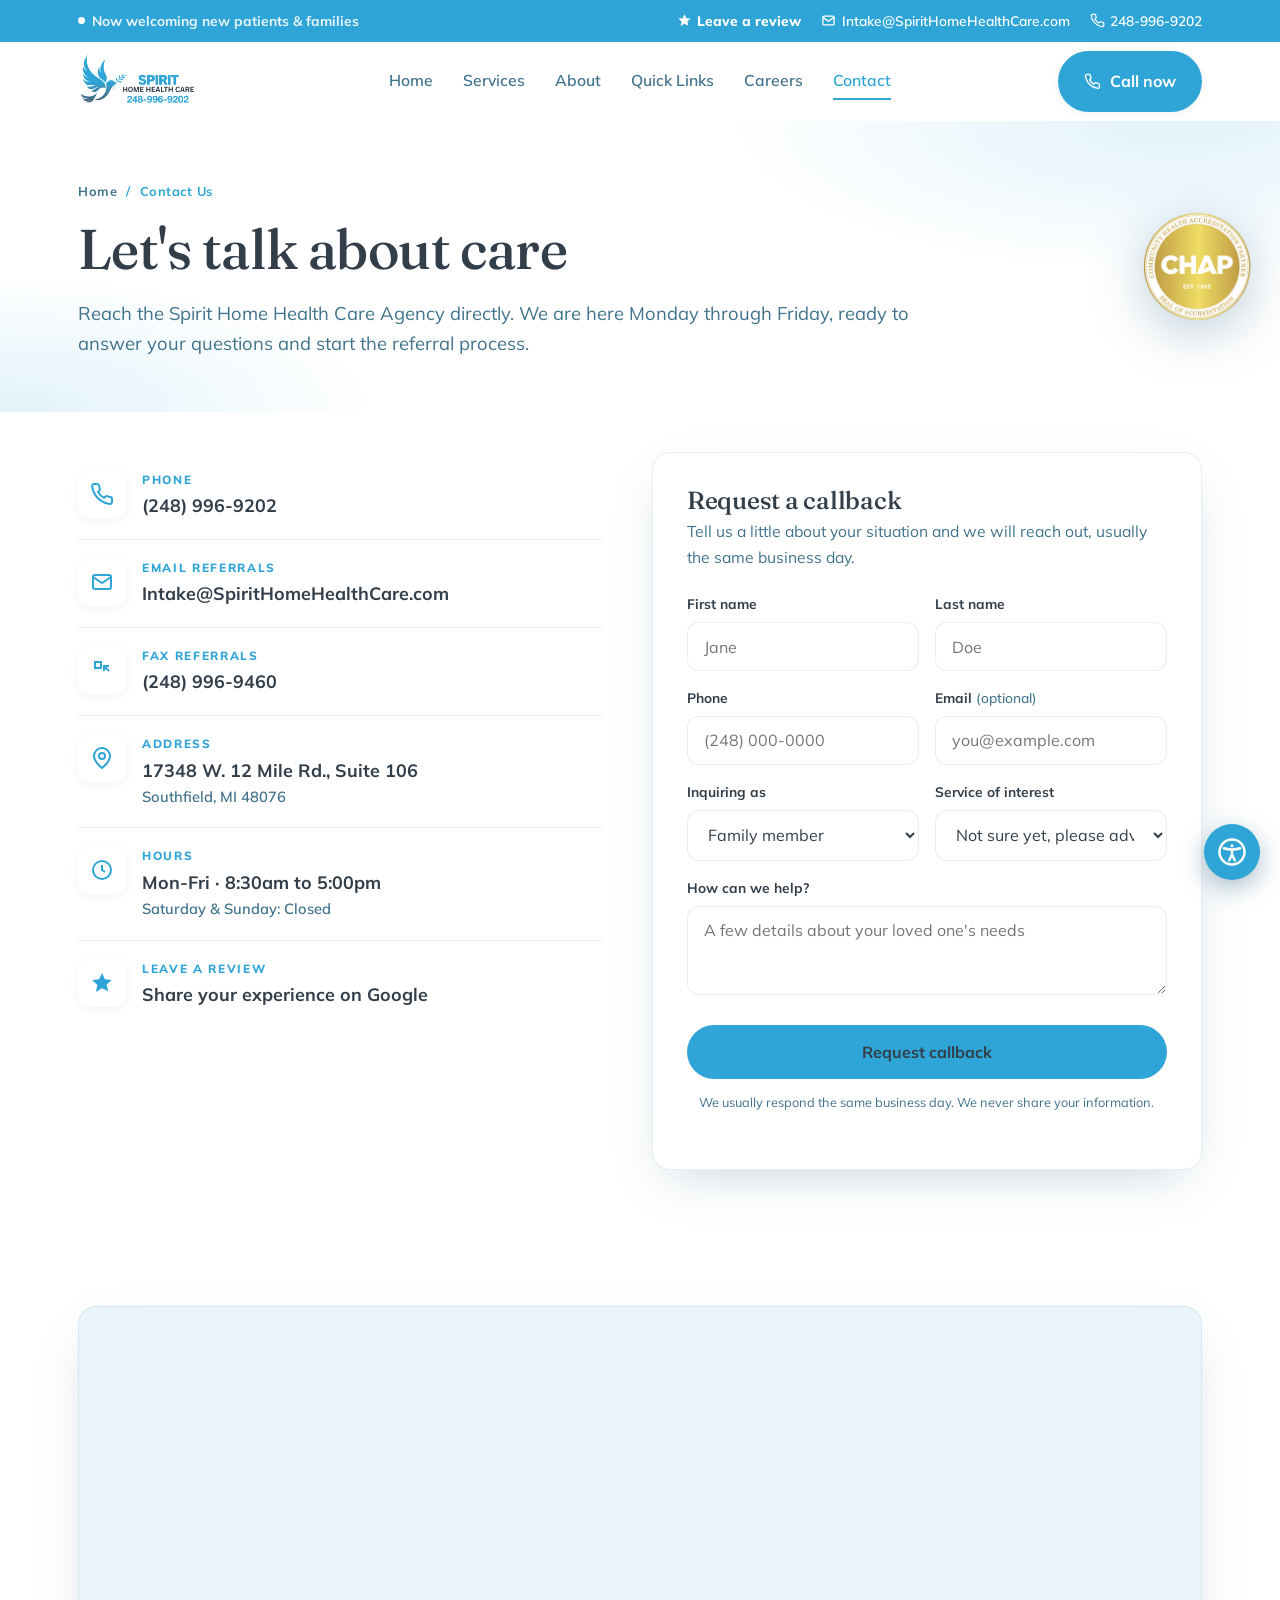
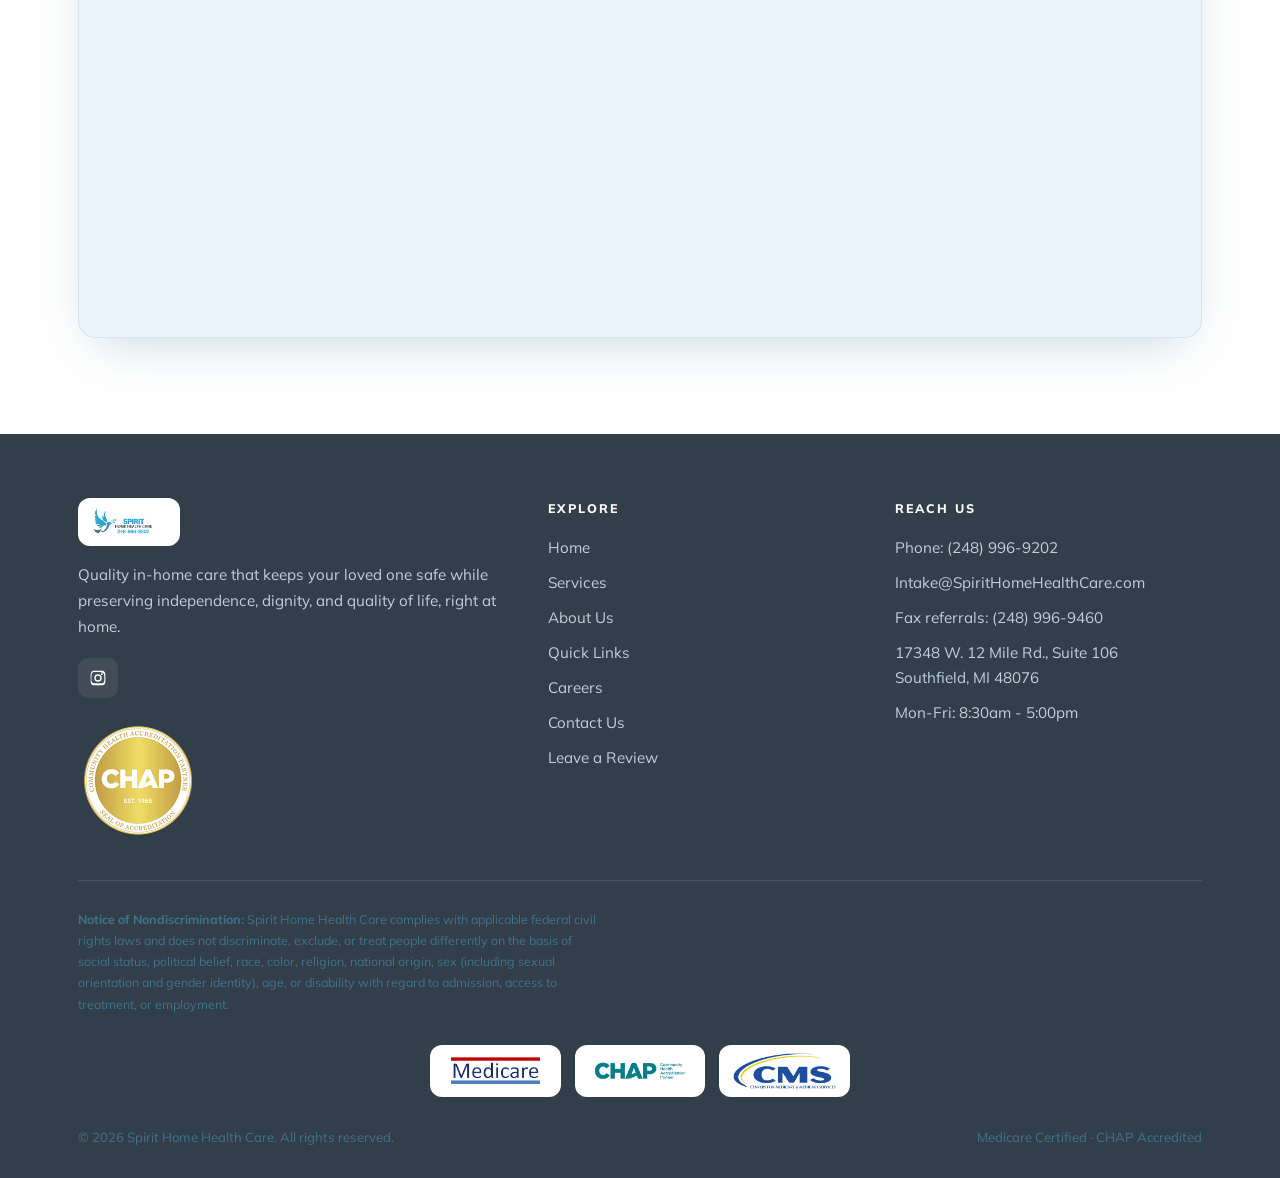
<file: contact.html>
<!DOCTYPE html>
<html lang="en">
<head>
<meta charset="UTF-8" />
<meta name="viewport" content="width=device-width, initial-scale=1" />
<title>Contact Us | Spirit Home Health Care</title>
<meta name="description" content="Contact Spirit Home Health Care in Southfield, MI. Call 248-996-9202, email Intake@SpiritHomeHealthCare.com, or request a callback." />
<link rel="icon" href="favicon.ico" sizes="any">
<link rel="icon" type="image/png" href="assets/img/favicon-256.png">
<link rel="apple-touch-icon" href="assets/img/apple-touch-icon.png">
<link rel="preconnect" href="https://fonts.googleapis.com">
<link rel="preconnect" href="https://fonts.gstatic.com" crossorigin>
<link href="https://fonts.googleapis.com/css2?family=Fraunces:ital,opsz,wght@0,9..144,400;0,9..144,500;0,9..144,600;1,9..144,400&family=Mulish:wght@400;500;600;700;800&display=swap" rel="stylesheet">
<link rel="stylesheet" href="assets/a11y.css">
<style>
:root{
  --teal-deep:#2EA5D6;--teal:#2EA5D6;--teal-bright:#2EA5D6;
  --sand:#EAF5FB;--paper:#FFFFFF;--amber:#2EA5D6;--amber-deep:#40738C;
  --ink:#323E49;--ink-soft:#40738C;--line:rgba(64,115,140,.12);
  --shadow-sm:0 2px 10px rgba(64,115,140,.08);--shadow-md:0 18px 50px -20px rgba(64,115,140,.35);
  --shadow-lg:0 40px 80px -30px rgba(64,115,140,.45);--r:18px;--maxw:1180px;
  --display:"Fraunces",Georgia,"Times New Roman",serif;
  --body:"Mulish",-apple-system,BlinkMacSystemFont,"Segoe UI",sans-serif;
}
*{box-sizing:border-box;margin:0;padding:0}
html{scroll-behavior:smooth}
body{font-family:var(--body);color:var(--ink);background:var(--paper);font-size:1.125rem;line-height:1.65;-webkit-font-smoothing:antialiased;overflow-x:hidden}
img{max-width:100%;display:block}
a{color:inherit;text-decoration:none}
h1,h2,h3{font-family:var(--display);font-weight:500;line-height:1.08;letter-spacing:-.01em}
.wrap{max-width:var(--maxw);margin:0 auto;padding:0 28px}
.eyebrow{font-family:var(--body);font-weight:700;font-size:.78rem;letter-spacing:.18em;text-transform:uppercase;color:var(--teal)}
.btn{display:inline-flex;align-items:center;gap:.55em;font-family:var(--body);font-weight:700;font-size:1rem;padding:.95em 1.5em;border-radius:100px;border:2px solid transparent;cursor:pointer;transition:transform .25s cubic-bezier(.2,.8,.2,1),box-shadow .25s,background .25s,color .25s;will-change:transform}
.btn svg{width:1.05em;height:1.05em}
.btn-primary{background:var(--teal-deep);color:#fff;box-shadow:var(--shadow-sm)}
.btn-primary:hover{transform:translateY(-3px);box-shadow:var(--shadow-md);background:#40738C}
.btn-amber{background:var(--amber);color:var(--ink)}
.btn-amber:hover{transform:translateY(-3px);box-shadow:0 18px 40px -16px rgba(46,165,214,.7);background:var(--amber-deep);color:#fff}
.btn-ghost{background:transparent;color:var(--teal-deep);border-color:var(--line)}
.btn-ghost:hover{transform:translateY(-3px);border-color:var(--teal);background:#fff;box-shadow:var(--shadow-sm)}
.btn-white{background:#fff;color:var(--teal-deep)}
.btn-white:hover{transform:translateY(-3px);box-shadow:var(--shadow-md)}
:focus-visible{outline:3px solid var(--amber);outline-offset:3px;border-radius:6px}
.util{background:var(--teal-deep);color:#EAF5FB;font-size:.86rem}
.util .wrap{display:flex;align-items:center;justify-content:space-between;gap:16px;min-height:42px;flex-wrap:wrap}
.util a{display:inline-flex;align-items:center;gap:.4em;font-weight:600;color:#fff}
.util a:hover{color:#BFD0DA}
.util .review{color:#FFFFFF;font-weight:800}
.util .review:hover{color:#fff}
.util .pill{display:inline-flex;align-items:center;gap:.5em}
.util .dot{width:7px;height:7px;border-radius:50%;background:#FFFFFF;animation:pulse 2.4s infinite}
.util .right{display:flex;gap:20px;align-items:center;flex-wrap:wrap}
@keyframes pulse{0%{box-shadow:0 0 0 0 rgba(255,255,255,.6)}70%{box-shadow:0 0 0 9px rgba(255,255,255,0)}100%{box-shadow:0 0 0 0 rgba(255,255,255,0)}}
header.nav{position:sticky;top:0;z-index:50;background:rgba(255,255,255,.82);backdrop-filter:blur(12px);border-bottom:1px solid transparent;transition:box-shadow .3s,border-color .3s}
header.nav.scrolled{box-shadow:var(--shadow-sm);border-color:var(--line)}
.nav .wrap{display:flex;align-items:center;justify-content:space-between;gap:20px;min-height:78px;transition:min-height .3s}
header.nav.scrolled .wrap{min-height:64px}
.brand{display:flex;align-items:center;gap:12px;font-family:var(--display);font-weight:600;font-size:1.32rem;color:var(--teal-deep);letter-spacing:-.02em}
.brand .mark{width:42px;height:42px;border-radius:12px;background:linear-gradient(140deg,var(--teal),var(--teal-deep));display:grid;place-items:center;color:#fff;flex:none;box-shadow:var(--shadow-sm)}
.brand .mark svg{width:24px;height:24px}
.brand small{display:block;font-family:var(--body);font-weight:600;font-size:.62rem;letter-spacing:.12em;text-transform:uppercase;color:var(--teal);margin-top:-2px}
nav.links{display:flex;align-items:center;gap:30px}
nav.links a{font-weight:600;font-size:.98rem;color:var(--ink-soft);position:relative;padding:4px 0}
nav.links a::after{content:"";position:absolute;left:0;bottom:-2px;width:0;height:2px;background:var(--teal);transition:width .28s ease}
nav.links a:hover{color:var(--teal-deep)}
nav.links a:hover::after{width:100%}
.p-home nav.links a[href="/"],.p-services nav.links a[href="services"],.p-about nav.links a[href="about"],.p-careers nav.links a[href="careers"],.p-contact nav.links a[href="contact"],.p-quicklinks nav.links a[href="quick-links"]{color:var(--teal-deep)}
.p-home nav.links a[href="/"]::after,.p-services nav.links a[href="services"]::after,.p-about nav.links a[href="about"]::after,.p-careers nav.links a[href="careers"]::after,.p-contact nav.links a[href="contact"]::after,.p-quicklinks nav.links a[href="quick-links"]::after{width:100%}
.nav-cta{display:flex;align-items:center;gap:14px}
.menu-btn{display:none;position:relative;background:none;border:0;cursor:pointer;color:var(--teal-deep);padding:8px}
.menu-btn svg{width:28px;height:28px;transition:opacity .2s}
.nav-overlay{position:fixed;inset:0;background:rgba(64,115,140,.5);backdrop-filter:blur(2px);opacity:0;visibility:hidden;pointer-events:none;transition:opacity .35s,visibility .35s;z-index:49}
.nav-overlay.open{opacity:1;visibility:visible;pointer-events:auto}
body.menu-open{overflow:hidden}
body.menu-open .menu-btn>svg{opacity:0}
body.menu-open .menu-btn::before,body.menu-open .menu-btn::after{content:"";position:absolute;left:50%;top:50%;width:24px;height:2.5px;background:#fff;border-radius:2px}
body.menu-open .menu-btn::before{transform:translate(-50%,-50%) rotate(45deg)}
body.menu-open .menu-btn::after{transform:translate(-50%,-50%) rotate(-45deg)}
.hero{position:relative;padding:72px 0 90px;overflow:hidden}
.hero::before{content:"";position:absolute;inset:0;z-index:-2;background:radial-gradient(60% 70% at 88% 8%,rgba(46,165,214,.16),transparent 60%),radial-gradient(55% 60% at 6% 95%,rgba(46,165,214,.16),transparent 60%),var(--paper)}
.hero .wrap{display:grid;grid-template-columns:1.05fr .95fr;gap:54px;align-items:center}
.hero-copy{max-width:560px}
.hero h1{font-size:clamp(2.6rem,5.4vw,4.15rem);color:var(--ink);margin:.5em 0 .42em}
.hero h1 .ital{font-style:italic;color:var(--teal-deep)}
.hero p.lede{font-size:1.18rem;color:var(--ink-soft);max-width:30em}
.hero .cta-row{display:flex;gap:14px;flex-wrap:wrap;margin-top:30px}
.hero .chips{display:flex;gap:10px;flex-wrap:wrap;margin-top:34px}
.chip{display:inline-flex;align-items:center;gap:.5em;background:#fff;border:1px solid var(--line);border-radius:100px;padding:.5em 1em;font-size:.85rem;font-weight:700;color:var(--teal-deep);box-shadow:var(--shadow-sm)}
.chip svg{width:1.1em;height:1.1em;color:var(--teal)}
.hero-media{position:relative}
.arch{position:relative;border-radius:240px 240px 28px 28px;overflow:hidden;box-shadow:var(--shadow-lg);aspect-ratio:4/4.6;background:var(--teal-deep);border:10px solid #fff}
.arch svg{width:100%;height:100%;display:block}
.hero-media .badge{position:absolute;right:-10px;bottom:34px;background:#fff;border-radius:16px;padding:16px 20px;box-shadow:var(--shadow-md);display:flex;align-items:center;gap:14px;max-width:230px}
.hero-media .badge .ic{width:44px;height:44px;border-radius:12px;background:var(--sand);display:grid;place-items:center;color:var(--teal);flex:none}
.hero-media .badge .ic svg{width:24px;height:24px}
.hero-media .badge b{font-family:var(--display);font-weight:600;font-size:1.05rem;color:var(--ink);display:block;line-height:1.2}
.hero-media .badge span{font-size:.78rem;color:var(--ink-soft);font-weight:600}
.hero-media .leaf{position:absolute;left:-26px;top:40px;width:84px;height:84px;border-radius:24px;background:linear-gradient(140deg,var(--amber),var(--amber-deep));opacity:.9;z-index:-1;transform:rotate(8deg)}
.page-hero{position:relative;padding:60px 0 52px;overflow:hidden}
.page-hero::before{content:"";position:absolute;inset:0;z-index:-1;background:radial-gradient(60% 90% at 92% 0%,rgba(46,165,214,.14),transparent 60%),radial-gradient(50% 80% at 0% 100%,rgba(46,165,214,.14),transparent 60%),var(--paper)}
.page-hero .crumb{font-weight:700;font-size:.8rem;color:var(--teal);letter-spacing:.04em}
.page-hero .crumb a{color:var(--ink-soft)}
.page-hero .crumb a:hover{color:var(--teal)}
.page-hero h1{font-size:clamp(2.3rem,5vw,3.5rem);color:var(--ink);margin:.3em 0 .35em}
.page-hero p{font-size:1.15rem;color:var(--ink-soft);max-width:46em}
.trust{background:var(--teal-deep);color:#BFD0DA;padding:30px 0}
.trust .wrap{display:flex;align-items:center;justify-content:center;gap:16px 40px;flex-wrap:wrap}
.trust .label{font-size:.74rem;letter-spacing:.2em;text-transform:uppercase;font-weight:700;color:rgba(255,255,255,.6)}
.seal{display:inline-flex;align-items:center;gap:10px;background:rgba(255,255,255,.97);color:var(--teal-deep);border-radius:100px;padding:.6em 1.15em;font-weight:800;font-size:.9rem}
.seal svg{width:26px;height:26px;color:var(--teal);flex:none}
.seal small{display:block;font-weight:600;font-size:.66rem;color:var(--ink-soft);letter-spacing:.02em}
section{padding:96px 0}
.sec-head{max-width:660px;margin-bottom:54px}
.sec-head.center{margin-left:auto;margin-right:auto;text-align:center}
.sec-head h2{font-size:clamp(2rem,4vw,2.9rem);color:var(--ink);margin:.35em 0 .4em}
.sec-head p{color:var(--ink-soft);font-size:1.1rem}
.mission{background:var(--sand)}
.mission .wrap{display:grid;grid-template-columns:.85fr 1.15fr;gap:54px;align-items:center}
.mission .figure{position:relative;border-radius:200px 200px 24px 24px;overflow:hidden;aspect-ratio:1/1.15;border:8px solid #fff;box-shadow:var(--shadow-md);background:var(--sand)}
.mission .figure svg{width:100%;height:100%;display:block}
.mission blockquote{font-family:var(--display);font-size:clamp(1.5rem,3vw,2.05rem);line-height:1.3;color:var(--teal-deep);font-weight:500}
.mission blockquote .ital{font-style:italic}
.mission .who{margin-top:22px;font-weight:700;color:var(--ink)}
.mission .who span{display:block;font-weight:600;color:var(--ink-soft);font-size:.92rem}
.svc-grid{display:grid;grid-template-columns:repeat(3,1fr);gap:24px}
.card{background:#fff;border:1px solid var(--line);border-radius:var(--r);overflow:hidden;display:flex;flex-direction:column;transition:transform .4s cubic-bezier(.2,.8,.2,1),box-shadow .4s}
.card:hover{transform:translateY(-8px);box-shadow:var(--shadow-md)}
.card .ph{position:relative;aspect-ratio:16/11;overflow:hidden;background:var(--sand)}
.card .ph svg{width:100%;height:100%;display:block;transition:transform .7s cubic-bezier(.2,.8,.2,1)}
.card:hover .ph svg{transform:scale(1.06)}
.card .tag{position:absolute;left:14px;top:14px;z-index:1;background:rgba(255,255,255,.94);color:var(--teal-deep);font-size:.7rem;font-weight:800;letter-spacing:.08em;text-transform:uppercase;padding:.4em .8em;border-radius:100px;box-shadow:var(--shadow-sm)}
.card .body{padding:24px 24px 26px;display:flex;flex-direction:column;gap:10px;flex:1}
.card h3{font-size:1.32rem;color:var(--ink)}
.card p{font-size:.98rem;color:var(--ink-soft);flex:1}
.card .more{display:inline-flex;align-items:center;gap:.4em;font-weight:700;font-size:.92rem;color:var(--teal);margin-top:4px}
.card .more svg{width:1em;height:1em;transition:transform .25s}
.card:hover .more svg{transform:translateX(4px)}
.steps{background:linear-gradient(180deg,var(--paper),var(--sand))}
.step-grid{display:grid;grid-template-columns:repeat(3,1fr);gap:28px}
.step{background:#fff;border-radius:var(--r);padding:36px 30px;border:1px solid var(--line);position:relative;box-shadow:var(--shadow-sm)}
.step .num{font-family:var(--display);font-size:3rem;color:var(--amber);font-weight:600;line-height:1}
.step h3{font-size:1.3rem;margin:.4em 0 .35em;color:var(--ink)}
.step p{color:var(--ink-soft);font-size:1rem}
.why .wrap{display:grid;grid-template-columns:1fr 1fr;gap:60px;align-items:center}
.val{display:flex;gap:18px;padding:20px 0;border-top:1px solid var(--line)}
.val:first-of-type{border-top:0}
.val .ic{width:52px;height:52px;border-radius:14px;background:var(--sand);color:var(--teal);display:grid;place-items:center;flex:none}
.val .ic svg{width:26px;height:26px}
.val h3{font-size:1.18rem;margin-bottom:4px;color:var(--ink)}
.val p{color:var(--ink-soft);font-size:.98rem}
.why-media{position:relative;border-radius:24px 24px 200px 200px;overflow:hidden;aspect-ratio:1/1.2;border:8px solid #fff;box-shadow:var(--shadow-md);background:var(--teal-deep)}
.why-media svg{width:100%;height:100%;display:block}
.svc-row{display:grid;grid-template-columns:1fr 1fr;gap:50px;align-items:center;padding:46px 0;border-bottom:1px solid var(--line)}
.svc-row:last-of-type{border-bottom:0}
.svc-row .svc-art{border-radius:var(--r);overflow:hidden;box-shadow:var(--shadow-md);aspect-ratio:16/12;background:var(--sand)}
.svc-row.flip .svc-art{order:2}
.svc-art svg{width:100%;height:100%;display:block}
.svc-row .tagx{display:inline-block;font-size:.72rem;font-weight:800;letter-spacing:.12em;text-transform:uppercase;color:var(--teal);margin-bottom:8px}
.svc-row h2{font-size:clamp(1.6rem,3vw,2.05rem);color:var(--ink);margin-bottom:.4em}
.svc-row p{color:var(--ink-soft)}
.svc-row ul{list-style:none;margin-top:18px;display:grid;gap:10px}
.svc-row li{display:flex;gap:10px;align-items:flex-start;font-weight:600;color:var(--ink);font-size:.98rem}
.svc-row li svg{width:20px;height:20px;color:var(--teal);flex:none;margin-top:2px}
.roles{display:grid;grid-template-columns:repeat(3,1fr);gap:22px}
.role{background:#fff;border:1px solid var(--line);border-radius:var(--r);padding:28px;box-shadow:var(--shadow-sm);transition:transform .35s,box-shadow .35s}
.role:hover{transform:translateY(-6px);box-shadow:var(--shadow-md)}
.role .ic{width:50px;height:50px;border-radius:13px;background:var(--sand);color:var(--teal);display:grid;place-items:center;margin-bottom:14px}
.role .ic svg{width:26px;height:26px}
.role h3{font-size:1.2rem;color:var(--ink);margin-bottom:6px}
.role p{font-size:.95rem;color:var(--ink-soft)}
.role .type{font-size:.78rem;font-weight:800;letter-spacing:.08em;text-transform:uppercase;color:var(--amber-deep);margin-top:14px}
.stats{display:grid;grid-template-columns:repeat(4,1fr);gap:20px}
.stat{background:#fff;border:1px solid var(--line);border-radius:var(--r);padding:26px;text-align:center;box-shadow:var(--shadow-sm)}
.stat b{font-family:var(--display);font-size:2.4rem;color:var(--teal-deep);display:block;line-height:1}
.stat span{font-weight:700;font-size:.9rem;color:var(--ink-soft);margin-top:6px;display:block}
.careers-band{background:var(--teal-deep);color:#EAF5FB;position:relative;overflow:hidden}
.careers-band::before{content:"";position:absolute;inset:0;background:radial-gradient(50% 80% at 85% 20%,rgba(46,165,214,.3),transparent 60%),radial-gradient(40% 70% at 10% 90%,rgba(46,165,214,.22),transparent 60%)}
.careers-band .wrap{position:relative;display:grid;grid-template-columns:1.4fr .9fr;gap:40px;align-items:center}
.careers-band h2{color:#fff;font-size:clamp(1.9rem,3.6vw,2.7rem)}
.careers-band p{color:#BFD0DA;font-size:1.12rem;margin-top:.6em;max-width:34em}
.careers-band .cta-side{display:flex;justify-content:flex-end}
.cta-band{background:linear-gradient(150deg,var(--teal-deep),var(--teal));color:#fff;text-align:center;position:relative;overflow:hidden}
.cta-band::before{content:"";position:absolute;inset:0;background:radial-gradient(40% 70% at 85% 15%,rgba(46,165,214,.35),transparent 60%),radial-gradient(40% 70% at 12% 90%,rgba(46,165,214,.25),transparent 60%)}
.cta-band .wrap{position:relative}
.cta-band h2{color:#fff;font-size:clamp(1.8rem,3.6vw,2.6rem);margin-bottom:.4em}
.cta-band p{color:#EAF5FB;font-size:1.12rem;max-width:40em;margin:0 auto 1.4em}
.cta-band .btn-row{display:flex;gap:14px;justify-content:center;flex-wrap:wrap}
.contact{background:var(--sand)}
.contact .wrap{display:grid;grid-template-columns:1fr 1.05fr;gap:50px;align-items:start}
.contact-info .line{display:flex;gap:16px;padding:18px 0;border-bottom:1px solid var(--line)}
.contact-info .line>div{min-width:0;flex:1}
.contact-info .line:last-child{border-bottom:0}
.contact-info .ic{width:48px;height:48px;border-radius:12px;background:#fff;color:var(--teal);display:grid;place-items:center;flex:none;box-shadow:var(--shadow-sm)}
.contact-info .ic svg{width:24px;height:24px}
.contact-info .label{font-size:.74rem;letter-spacing:.14em;text-transform:uppercase;font-weight:800;color:var(--teal);margin-bottom:2px}
.contact-info .val-txt{font-size:1.12rem;font-weight:700;color:var(--ink);overflow-wrap:anywhere}
.contact-info .val-txt a:hover{color:var(--teal)}
.contact-info .sub{font-size:.92rem;color:var(--ink-soft);font-weight:600}
.form{background:#fff;border-radius:var(--r);padding:34px;box-shadow:var(--shadow-md);border:1px solid var(--line)}
.form h3{font-size:1.55rem;color:var(--ink);margin-bottom:6px}
.form>p{color:var(--ink-soft);font-size:.98rem;margin-bottom:22px}
.field{margin-bottom:16px}
.field label{display:block;font-weight:700;font-size:.86rem;color:var(--ink);margin-bottom:6px}
.field input,.field select,.field textarea{width:100%;font-family:var(--body);font-size:1rem;color:var(--ink);padding:.85em 1em;border:1.5px solid var(--line);border-radius:12px;background:var(--paper);transition:border-color .2s,box-shadow .2s}
.field input:focus,.field select:focus,.field textarea:focus{outline:none;border-color:var(--teal);box-shadow:0 0 0 4px rgba(21,128,143,.12)}
.row2{display:grid;grid-template-columns:1fr 1fr;gap:16px}
.form .btn-amber{width:100%;justify-content:center;margin-top:6px}
.form .note{font-size:.8rem;color:var(--ink-soft);text-align:center;margin-top:12px}
.map-embed{border-radius:var(--r);overflow:hidden;box-shadow:var(--shadow-md);border:1px solid var(--line);aspect-ratio:16/9;background:var(--sand);margin-top:40px}
.map-embed iframe{width:100%;height:100%;border:0;display:block}
footer.site{background:var(--ink);color:#BFD0DA;padding:64px 0 30px;font-size:.95rem}
footer.site .top{display:grid;grid-template-columns:1.4fr 1fr 1fr;gap:40px;padding-bottom:40px;border-bottom:1px solid rgba(255,255,255,.1)}
footer.site .brand{color:#fff}
footer.site .brand small{color:var(--teal-bright)}
footer.site p.about{margin-top:16px;max-width:32em;color:#BFD0DA;line-height:1.7}
footer.site h4{font-family:var(--body);font-weight:800;font-size:.78rem;letter-spacing:.16em;text-transform:uppercase;color:#fff;margin-bottom:16px}
footer.site ul{list-style:none;display:flex;flex-direction:column;gap:10px}
footer.site ul a{overflow-wrap:anywhere}
footer.site ul a:hover{color:var(--amber)}
footer.site .social{display:flex;gap:12px;margin-top:18px}
footer.site .social a{width:40px;height:40px;border-radius:10px;background:rgba(255,255,255,.08);display:grid;place-items:center;transition:background .25s,transform .25s}
footer.site .social a:hover{background:var(--teal);transform:translateY(-3px)}
footer.site .social svg{width:18px;height:18px;color:#fff}
footer.site .notice{font-size:.78rem;color:#40738C;line-height:1.7;margin-top:28px;max-width:75ch}
footer.site .legal{display:flex;justify-content:space-between;gap:16px;flex-wrap:wrap;margin-top:24px;font-size:.82rem;color:#40738C}
.reveal{opacity:0;transform:translateY(26px);transition:opacity .8s cubic-bezier(.2,.8,.2,1),transform .8s cubic-bezier(.2,.8,.2,1)}
.reveal.in{opacity:1;transform:none}
[data-delay="1"]{transition-delay:.08s}[data-delay="2"]{transition-delay:.16s}
[data-delay="3"]{transition-delay:.24s}[data-delay="4"]{transition-delay:.32s}[data-delay="5"]{transition-delay:.4s}
.load{opacity:0;transform:translateY(20px);animation:rise .9s cubic-bezier(.2,.8,.2,1) forwards}
.load.d1{animation-delay:.1s}.load.d2{animation-delay:.24s}.load.d3{animation-delay:.38s}.load.d4{animation-delay:.52s}.load.d5{animation-delay:.66s}
@keyframes rise{to{opacity:1;transform:none}}
.arch{animation:archIn 1.1s cubic-bezier(.2,.8,.2,1) .3s both}
@keyframes archIn{from{opacity:0;transform:translateY(24px)}to{opacity:1;transform:none}}
@media(max-width:980px){
 .hero .wrap{grid-template-columns:1fr;gap:42px}
 .hero-media{max-width:460px;margin:0 auto}
 .mission .wrap,.why .wrap,.contact .wrap,.careers-band .wrap{grid-template-columns:1fr;gap:38px}
 .careers-band .cta-side{justify-content:flex-start}
 .svc-grid,.roles{grid-template-columns:repeat(2,1fr)}
 .step-grid{grid-template-columns:1fr}
 .svc-row{grid-template-columns:1fr;gap:30px}
 .svc-row.flip .svc-art{order:0}
 .stats{grid-template-columns:repeat(2,1fr)}
 footer.site .top{grid-template-columns:1fr 1fr}
}
@media(max-width:900px){
 nav.links{position:fixed;top:0;right:0;left:auto;width:min(320px,84vw);height:100vh;height:100dvh;background:linear-gradient(160deg,var(--teal-deep),#323E49);flex-direction:column;align-items:flex-start;justify-content:flex-start;gap:6px;padding:96px 28px;box-shadow:var(--shadow-lg);transform:translateX(105%);transition:transform .35s cubic-bezier(.2,.8,.2,1);z-index:60;overflow-y:auto}
 nav.links.open{transform:none}
 nav.links a{font-size:1.1rem;font-weight:700;padding:12px 0;width:100%;border-bottom:1px solid rgba(255,255,255,.14);color:#fff}
 nav.links a:hover{color:var(--amber)}
 .p-home nav.links a[href="/"],.p-services nav.links a[href="services"],.p-about nav.links a[href="about"],.p-careers nav.links a[href="careers"],.p-contact nav.links a[href="contact"]{color:var(--amber)}
 .menu-btn{display:inline-flex;z-index:70}
 .nav-cta .btn-text{display:none}
}
@media(max-width:720px){
 body{font-size:17px}
 .svc-grid,.roles{grid-template-columns:1fr}
 .util .hide-sm{display:none}
 .row2{grid-template-columns:1fr}
 footer.site .top{grid-template-columns:1fr}
 section{padding:72px 0}
}
@media(prefers-reduced-motion:reduce){
 *{animation:none!important;transition:none!important;scroll-behavior:auto!important}
 .reveal{opacity:1;transform:none}.load{opacity:1;transform:none}
}

.brand .logo{height:54px;width:auto;display:block}
.brand{gap:0}
@media(max-width:560px){.brand .logo{height:44px}}
.page-seal{position:absolute;right:24px;top:50%;transform:translateY(-50%);width:118px;height:118px;z-index:2;filter:drop-shadow(0 12px 26px rgba(64,115,140,.35))}@media(max-width:820px){.page-seal{display:none}}
.gt-wrap{display:inline-flex;align-items:center}#google_translate_element .goog-te-gadget{font-size:0}#google_translate_element .goog-te-combo{margin:0;padding:3px 8px;border-radius:8px;border:1px solid rgba(255,255,255,.45);background:rgba(255,255,255,.14);color:#fff;font-family:var(--body);font-size:.8rem;font-weight:600;cursor:pointer;line-height:1.3}#google_translate_element .goog-te-combo option{color:#323E49}.goog-te-banner-frame,.goog-logo-link,.goog-te-gadget span{display:none!important}.goog-te-gadget{color:transparent!important}body{top:0!important}
</style>
</head>
<body class="p-contact">
<div class="util">
  <div class="wrap">
    <span class="pill"><span class="dot"></span><strong>Now welcoming new patients &amp; families</strong></span>
    <span class="right">
      <span class="gt-wrap"><span id="google_translate_element"></span></span>
      <a class="review" href="https://maps.app.goo.gl/78KayNpbwFcHHtH17" target="_blank" rel="noopener" aria-label="Leave us a Google review"><svg viewBox="0 0 24 24" fill="currentColor" width="15" height="15"><path d="M12 2l2.9 6.3 6.9.6-5.2 4.6 1.6 6.8L12 17.3 5.8 20.9l1.6-6.8L2.2 8.9l6.9-.6z"/></svg>Leave a review</a>
      <a class="hide-sm" href="mailto:Intake@SpiritHomeHealthCare.com"><svg viewBox="0 0 24 24" fill="none" stroke="currentColor" stroke-width="2" width="15" height="15"><rect x="3" y="5" width="18" height="14" rx="2"/><path d="m3 7 9 6 9-6"/></svg>Intake@SpiritHomeHealthCare.com</a>
      <a href="tel:+12489969202"><svg viewBox="0 0 24 24" fill="none" stroke="currentColor" stroke-width="2" width="15" height="15"><path d="M22 16.92v3a2 2 0 0 1-2.18 2 19.79 19.79 0 0 1-8.63-3.07 19.5 19.5 0 0 1-6-6 19.79 19.79 0 0 1-3.07-8.67A2 2 0 0 1 4.11 2h3a2 2 0 0 1 2 1.72c.13.96.36 1.9.7 2.81a2 2 0 0 1-.45 2.11L8.09 9.91a16 16 0 0 0 6 6l1.27-1.27a2 2 0 0 1 2.11-.45c.91.34 1.85.57 2.81.7A2 2 0 0 1 22 16.92z"/></svg>248-996-9202</a>
    </span>
  </div>
</div>
<header class="nav" id="nav">
  <div class="wrap">
    <a class="brand" href="/"><img src="assets/img/logo.png" alt="Spirit Home Health Care, 248-996-9202" class="logo"/></a>
    <nav class="links" id="links">
      <a href="/">Home</a><a href="services">Services</a><a href="about">About</a><a href="quick-links">Quick Links</a><a href="careers">Careers</a><a href="contact">Contact</a>
    </nav>
    <div class="nav-cta">
      <a class="btn btn-primary" href="tel:+12489969202"><svg viewBox="0 0 24 24" fill="none" stroke="currentColor" stroke-width="2"><path d="M22 16.92v3a2 2 0 0 1-2.18 2 19.79 19.79 0 0 1-8.63-3.07 19.5 19.5 0 0 1-6-6 19.79 19.79 0 0 1-3.07-8.67A2 2 0 0 1 4.11 2h3a2 2 0 0 1 2 1.72c.13.96.36 1.9.7 2.81a2 2 0 0 1-.45 2.11L8.09 9.91a16 16 0 0 0 6 6l1.27-1.27a2 2 0 0 1 2.11-.45c.91.34 1.85.57 2.81.7A2 2 0 0 1 22 16.92z"/></svg><span class="btn-text">Call now</span></a>
      <button class="menu-btn" id="menuBtn" aria-label="Open menu" aria-expanded="false"><svg viewBox="0 0 24 24" fill="none" stroke="currentColor" stroke-width="2"><line x1="4" y1="7" x2="20" y2="7"/><line x1="4" y1="12" x2="20" y2="12"/><line x1="4" y1="17" x2="20" y2="17"/></svg></button>
    </div>
  </div>
</header>
<div class="nav-overlay" id="navOverlay" aria-hidden="true"></div>
<main>
<section class="page-hero">
  <div class="wrap reveal">
    <p class="crumb"><a href="/">Home</a> &nbsp;/&nbsp; Contact Us</p>
    <h1>Let's talk about care</h1>
    <p>Reach the Spirit Home Health Care Agency directly. We are here Monday through Friday, ready to answer your questions and start the referral process.</p>
  </div>
  <img class="page-seal" src="assets/img/chap-seal.png" alt="CHAP Accredited, Seal of Accreditation"/>
</section>

<section class="contact" style="background:var(--paper);padding-top:40px">
  <div class="wrap">
    <div class="contact-info reveal">
      <div class="line"><span class="ic"><svg viewBox="0 0 24 24" fill="none" stroke="currentColor" stroke-width="2"><path d="M22 16.92v3a2 2 0 0 1-2.18 2 19.79 19.79 0 0 1-8.63-3.07 19.5 19.5 0 0 1-6-6 19.79 19.79 0 0 1-3.07-8.67A2 2 0 0 1 4.11 2h3a2 2 0 0 1 2 1.72c.13.96.36 1.9.7 2.81a2 2 0 0 1-.45 2.11L8.09 9.91a16 16 0 0 0 6 6l1.27-1.27a2 2 0 0 1 2.11-.45c.91.34 1.85.57 2.81.7A2 2 0 0 1 22 16.92z"/></svg></span><div><div class="label">Phone</div><div class="val-txt"><a href="tel:+12489969202">(248) 996-9202</a></div></div></div>
      <div class="line"><span class="ic"><svg viewBox="0 0 24 24" fill="none" stroke="currentColor" stroke-width="2"><rect x="3" y="5" width="18" height="14" rx="2"/><path d="m3 7 9 6 9-6"/></svg></span><div><div class="label">Email referrals</div><div class="val-txt"><a href="mailto:Intake@SpiritHomeHealthCare.com">Intake@SpiritHomeHealthCare.com</a></div></div></div>
      <div class="line"><span class="ic"><svg viewBox="0 0 24 24" fill="none" stroke="currentColor" stroke-width="2"><path d="M19 8h-5v5M14 8l5 5M5 4h6v6H5z"/></svg></span><div><div class="label">Fax referrals</div><div class="val-txt">(248) 996-9460</div></div></div>
      <div class="line"><span class="ic"><svg viewBox="0 0 24 24" fill="none" stroke="currentColor" stroke-width="2"><path d="M20 10c0 6-8 12-8 12s-8-6-8-12a8 8 0 0 1 16 0z"/><circle cx="12" cy="10" r="3"/></svg></span><div><div class="label">Address</div><div class="val-txt"><a href="https://maps.google.com/maps?q=17348+W.+12+Mile+Rd.+Southfield+MI+48076&z=15" target="_blank" rel="noopener">17348 W. 12 Mile Rd., Suite 106</a></div><div class="sub">Southfield, MI 48076</div></div></div>
      <div class="line"><span class="ic"><svg viewBox="0 0 24 24" fill="none" stroke="currentColor" stroke-width="2"><circle cx="12" cy="12" r="9"/><path d="M12 7v5l3 2"/></svg></span><div><div class="label">Hours</div><div class="val-txt">Mon-Fri &middot; 8:30am to 5:00pm</div><div class="sub">Saturday &amp; Sunday: Closed</div></div></div>
      <div class="line"><span class="ic"><svg viewBox="0 0 24 24" fill="currentColor"><path d="M12 2l2.9 6.3 6.9.6-5.2 4.6 1.6 6.8L12 17.3 5.8 20.9l1.6-6.8L2.2 8.9l6.9-.6z"/></svg></span><div><div class="label">Leave a review</div><div class="val-txt"><a href="https://maps.app.goo.gl/78KayNpbwFcHHtH17" target="_blank" rel="noopener">Share your experience on Google</a></div></div></div>
    </div>

    <form class="form reveal" data-delay="1" id="callbackForm" action="https://api.web3forms.com/submit" method="POST">
      <h3>Request a callback</h3>
      <p>Tell us a little about your situation and we will reach out, usually the same business day.</p>
      <!-- Web3Forms: paste your free access key from https://web3forms.com (delivers to Intake@SpiritHomeHealthCare.com) -->
      <input type="hidden" name="access_key" value="dfdf167e-8b5e-4f86-a1c2-daa088de0001">
      <input type="hidden" name="subject" value="New callback request, Spirit Home Health Care website">
      <input type="hidden" name="from_name" value="Spirit Home Health Care Website">
      <input type="checkbox" name="botcheck" style="display:none" tabindex="-1" autocomplete="off" aria-hidden="true">
      <div class="row2"><div class="field"><label for="fn">First name</label><input id="fn" name="First name" type="text" placeholder="Jane" required></div><div class="field"><label for="ln">Last name</label><input id="ln" name="Last name" type="text" placeholder="Doe"></div></div>
      <div class="row2"><div class="field"><label for="ph">Phone</label><input id="ph" name="Phone" type="tel" placeholder="(248) 000-0000" required></div><div class="field"><label for="em">Email <span style="font-weight:500;color:var(--ink-soft)">(optional)</span></label><input id="em" name="Email" type="email" placeholder="you@example.com"></div></div>
      <div class="row2"><div class="field"><label for="rel">Inquiring as</label><select id="rel" name="Inquiring as"><option>Family member</option><option>The patient</option><option>Physician or hospital</option><option>Case manager</option><option>Job seeker</option></select></div><div class="field"><label for="svc">Service of interest</label><select id="svc" name="Service of interest"><option>Not sure yet, please advise</option><option>Skilled Nursing</option><option>Home Health Aide</option><option>Physical Therapy</option><option>Occupational Therapy</option><option>Speech and Language Therapy</option><option>Medical Social Work</option><option>Translation Services</option></select></div></div>
      <div class="field"><label for="msg">How can we help?</label><textarea id="msg" name="Message" rows="3" placeholder="A few details about your loved one's needs"></textarea></div>
      <button class="btn btn-amber" id="submitBtn" data-label="Request callback" type="submit">Request callback</button>
      <p class="note" id="formNote" aria-live="polite">We usually respond the same business day. We never share your information.</p>
    </form>
  </div>
</section>

<section style="padding-top:0">
  <div class="wrap reveal">
    <div class="map-embed"><iframe title="Map to Spirit Home Health Care, Southfield MI" loading="lazy" src="https://www.google.com/maps?q=17348+W.+12+Mile+Rd.+Suite+106+Southfield+MI+48076&output=embed"></iframe></div>
  </div>
</section>
</main>
<footer class="site">
  <div class="wrap">
    <div class="top">
      <div>
        <a class="brand" href="/"><img src="assets/img/logo.png" alt="Spirit Home Health Care" style="height:48px;width:auto;background:#fff;padding:10px 14px;border-radius:12px"/></a>
        <p class="about">Quality in-home care that keeps your loved one safe while preserving independence, dignity, and quality of life, right at home.</p>
        <div class="social"><a href="https://instagram.com/spirithomehealthcare" target="_blank" rel="noopener" aria-label="Follow Spirit Home Health Care on Instagram"><svg viewBox="0 0 24 24" fill="currentColor"><path d="M12 2.2c3.2 0 3.58.01 4.85.07 1.17.05 1.8.25 2.23.41.56.22.96.48 1.38.9.42.42.68.82.9 1.38.16.43.36 1.06.41 2.23.06 1.27.07 1.65.07 4.85s-.01 3.58-.07 4.85c-.05 1.17-.25 1.8-.41 2.23-.22.56-.48.96-.9 1.38-.42.42-.82.68-1.38.9-.43.16-1.06.36-2.23.41-1.27.06-1.65.07-4.85.07s-3.58-.01-4.85-.07c-1.17-.05-1.8-.25-2.23-.41-.56-.22-.96-.48-1.38-.9-.42-.42-.68-.82-.9-1.38-.16-.43-.36-1.06-.41-2.23C2.21 15.58 2.2 15.2 2.2 12s.01-3.58.07-4.85c.05-1.17.25-1.8.41-2.23.22-.56.48-.96.9-1.38.42-.42.82-.68 1.38-.9.43-.16 1.06-.36 2.23-.41C8.42 2.21 8.8 2.2 12 2.2zm0 1.8c-3.15 0-3.52.01-4.76.07-.9.04-1.39.19-1.71.32-.43.17-.74.37-1.06.69-.32.32-.52.63-.69 1.06-.13.32-.28.81-.32 1.71C3.21 9.9 3.2 10.27 3.2 12s.01 2.1.07 3.34c.04.9.19 1.39.32 1.71.17.43.37.74.69 1.06.32.32.63.52 1.06.69.32.13.81.28 1.71.32 1.24.06 1.61.07 4.76.07s3.52-.01 4.76-.07c.9-.04 1.39-.19 1.71-.32.43-.17.74-.37 1.06-.69.32-.32.52-.63.69-1.06.13-.32.28-.81.32-1.71.06-1.24.07-1.61.07-3.34s-.01-2.1-.07-3.34c-.04-.9-.19-1.39-.32-1.71a2.9 2.9 0 0 0-.69-1.06 2.9 2.9 0 0 0-1.06-.69c-.32-.13-.81-.28-1.71-.32C15.52 4.01 15.15 4 12 4zm0 3.06A4.94 4.94 0 1 1 7.06 12 4.94 4.94 0 0 1 12 7.06zm0 1.8A3.14 3.14 0 1 0 15.14 12 3.14 3.14 0 0 0 12 8.86zm6.29-2.02a1.15 1.15 0 1 1-1.15-1.15 1.15 1.15 0 0 1 1.15 1.15z"/></svg></a></div>
        <div style="margin-top:22px"><img src="assets/img/chap-seal.png" alt="CHAP Accredited, Seal of Accreditation" style="width:120px;height:120px;display:block"/></div>
      </div>
      <div><h4>Explore</h4><ul><li><a href="/">Home</a></li><li><a href="services">Services</a></li><li><a href="about">About Us</a></li><li><a href="quick-links">Quick Links</a></li><li><a href="careers">Careers</a></li><li><a href="contact">Contact Us</a></li><li><a href="https://maps.app.goo.gl/78KayNpbwFcHHtH17" target="_blank" rel="noopener">Leave a Review</a></li></ul></div>
      <div><h4>Reach Us</h4><ul><li><a href="tel:+12489969202">Phone: (248) 996-9202</a></li><li><a href="mailto:Intake@SpiritHomeHealthCare.com">Intake@SpiritHomeHealthCare.com</a></li><li>Fax referrals: (248) 996-9460</li><li><a href="https://maps.google.com/maps?q=17348+W.+12+Mile+Rd.+Southfield+MI+48076" target="_blank" rel="noopener">17348 W. 12 Mile Rd., Suite 106<br>Southfield, MI 48076</a></li><li>Mon-Fri: 8:30am - 5:00pm</li></ul></div>
    </div>
    <p class="notice"><strong>Notice of Nondiscrimination:</strong> Spirit Home Health Care complies with applicable federal civil rights laws and does not discriminate, exclude, or treat people differently on the basis of social status, political belief, race, color, religion, national origin, sex (including sexual orientation and gender identity), age, or disability with regard to admission, access to treatment, or employment.</p>
    <div style="display:flex;flex-wrap:wrap;gap:14px;align-items:center;justify-content:center;padding:30px 0 6px"><img src="assets/img/cert-medicare.png" alt="Medicare Certified" style="height:52px;width:auto;background:#fff;border-radius:12px;padding:8px 14px"/><img src="assets/img/cert-chap.png" alt="CHAP Accredited" style="height:52px;width:auto;background:#fff;border-radius:12px;padding:8px 14px"/><img src="assets/img/cert-cms.png" alt="CMS - Centers for Medicare &amp; Medicaid Services" style="height:52px;width:auto;background:#fff;border-radius:12px;padding:8px 14px"/></div>
    <div class="legal"><span>&copy; 2026 Spirit Home Health Care. All rights reserved.</span><span>Medicare Certified &middot; CHAP Accredited</span></div>
  </div>
</footer>
<script>
  const nav=document.getElementById('nav');
  const onScroll=()=>nav.classList.toggle('scrolled',window.scrollY>12);
  onScroll();window.addEventListener('scroll',onScroll,{passive:true});
  const menuBtn=document.getElementById('menuBtn'),links=document.getElementById('links'),overlay=document.getElementById('navOverlay');
  const setMenu=(open)=>{links.classList.toggle('open',open);overlay.classList.toggle('open',open);document.body.classList.toggle('menu-open',open);menuBtn.setAttribute('aria-expanded',open);};
  menuBtn.addEventListener('click',()=>setMenu(!links.classList.contains('open')));
  overlay.addEventListener('click',()=>setMenu(false));
  links.querySelectorAll('a').forEach(a=>a.addEventListener('click',()=>setMenu(false)));
  document.addEventListener('keydown',e=>{if(e.key==='Escape')setMenu(false);});
  window.addEventListener('resize',()=>{if(window.innerWidth>900)setMenu(false);});
  const io=new IntersectionObserver((entries)=>{entries.forEach(e=>{if(e.isIntersecting){e.target.classList.add('in');io.unobserve(e.target);}});},{threshold:.14,rootMargin:'0px 0px -40px 0px'});
  document.querySelectorAll('.reveal').forEach(el=>io.observe(el));
  const form=document.getElementById('callbackForm');
  const btn=document.getElementById('submitBtn');
  const note=document.getElementById('formNote');
  if(form){
    form.addEventListener('submit',async e=>{
      e.preventDefault();
      const key=(form.querySelector('[name=access_key]')||{}).value||'';
      if(!key||key==='YOUR_WEB3FORMS_ACCESS_KEY'){note.style.color='#c0392b';note.textContent='Form not configured yet \u2014 add your Web3Forms access key.';return;}
      const orig=btn.textContent;btn.disabled=true;btn.textContent='Sending\u2026';note.style.color='';note.textContent='';
      try{
        const data=Object.fromEntries(new FormData(form));
        const res=await fetch('https://api.web3forms.com/submit',{method:'POST',headers:{'Content-Type':'application/json',Accept:'application/json'},body:JSON.stringify(data)});
        const out=await res.json();
        if(out.success){form.reset();btn.textContent='Sent \u2713';note.style.color='var(--teal)';note.textContent="Thank you \u2014 we'll be in touch, usually the same business day.";setTimeout(()=>{btn.disabled=false;btn.textContent=orig;},4000);}
        else{throw new Error(out.message||'Error');}
      }catch(err){btn.disabled=false;btn.textContent=orig;note.style.color='#c0392b';note.textContent='Sorry, something went wrong. Please call 248-996-9202.';}
    });
  }
</script>

<script type="text/javascript">
function googleTranslateElementInit(){new google.translate.TranslateElement({pageLanguage:'en',autoDisplay:false},'google_translate_element');}
</script>
<script type="text/javascript" src="https://translate.google.com/translate_a/element.js?cb=googleTranslateElementInit"></script>
<script src="assets/a11y.js" defer></script>
<!--Start of Tawk.to Script-->
<script type="text/javascript">
var Tawk_API=Tawk_API||{}, Tawk_LoadStart=new Date();
Tawk_API.customStyle={visibility:{desktop:{position:'bl',xOffset:20,yOffset:20},mobile:{position:'bl',xOffset:12,yOffset:20}}};
(function(){
var s1=document.createElement("script"),s0=document.getElementsByTagName("script")[0];
s1.async=true;
s1.src='https://embed.tawk.to/6a695127c89d501d46eddd26/1julma0j9';
s1.charset='UTF-8';
s1.setAttribute('crossorigin','*');
s0.parentNode.insertBefore(s1,s0);
})();
</script>
<!--End of Tawk.to Script-->
</body>
</html>
</file>
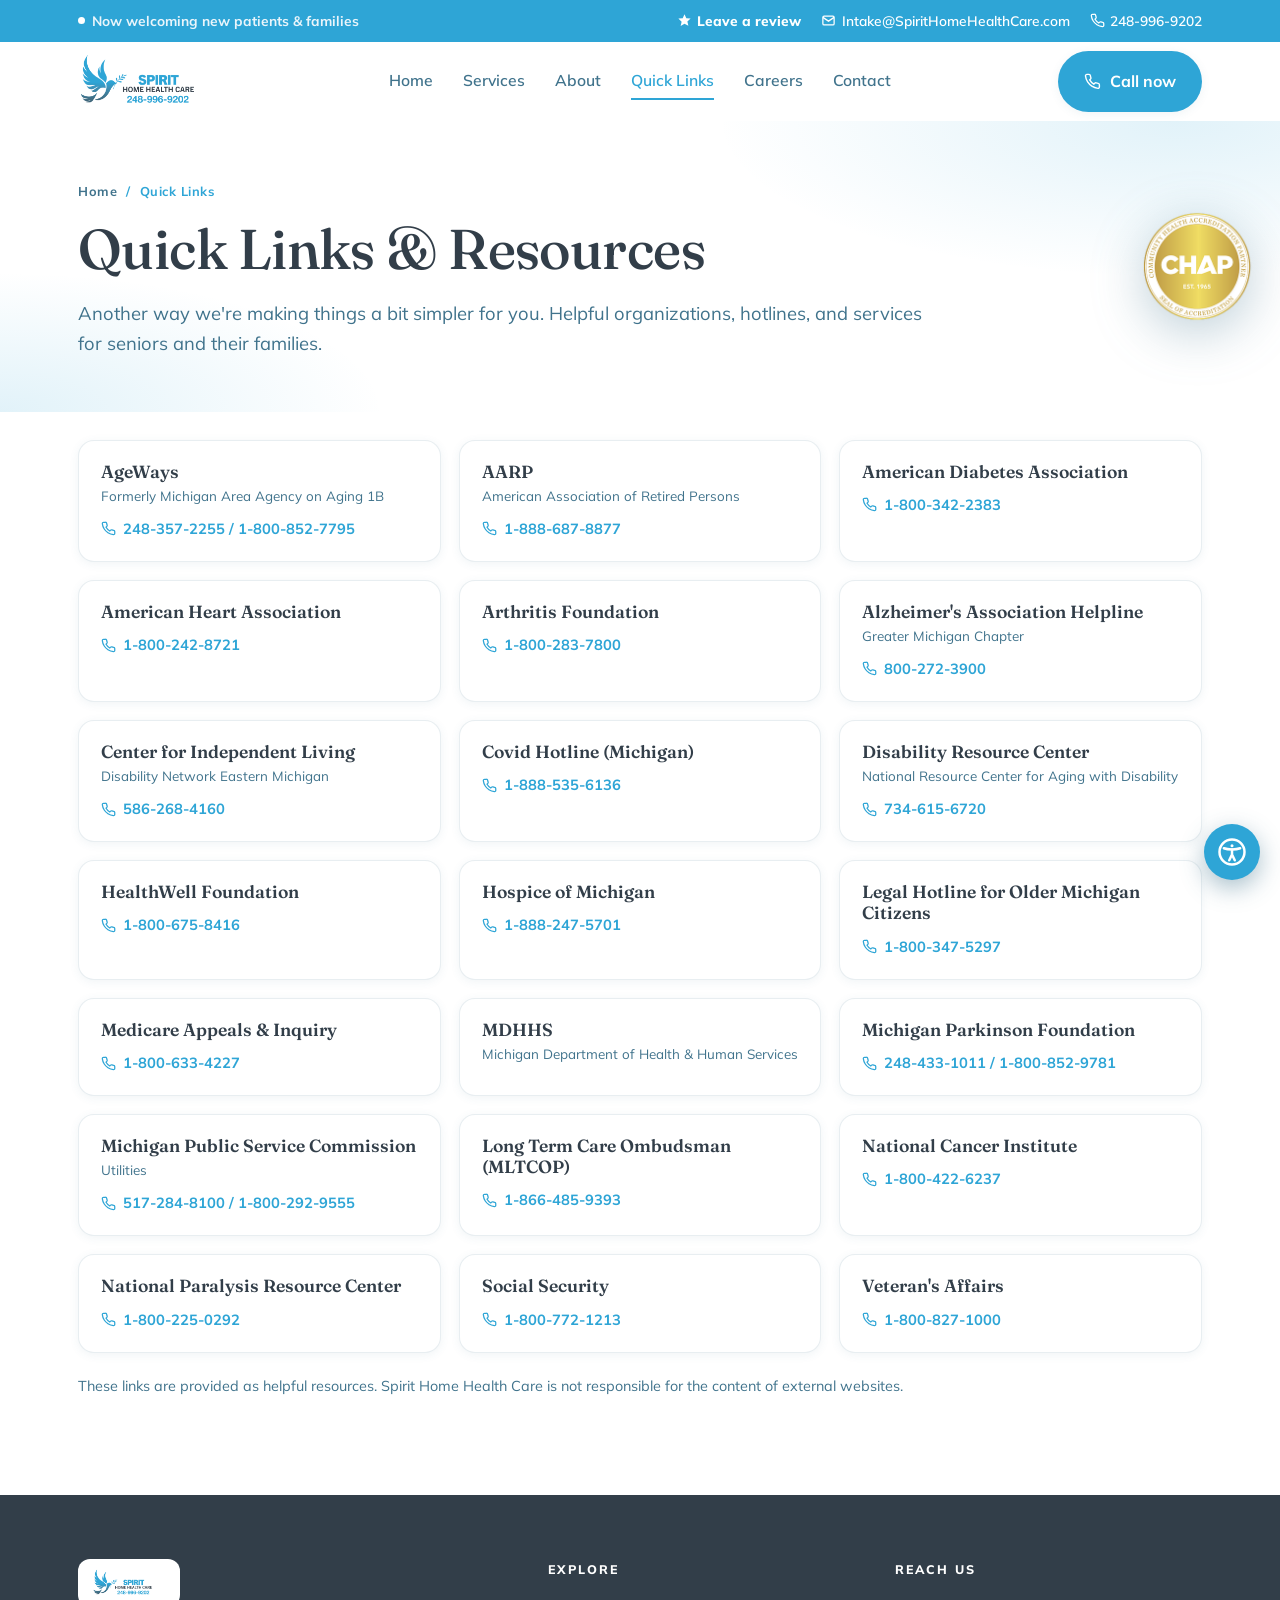
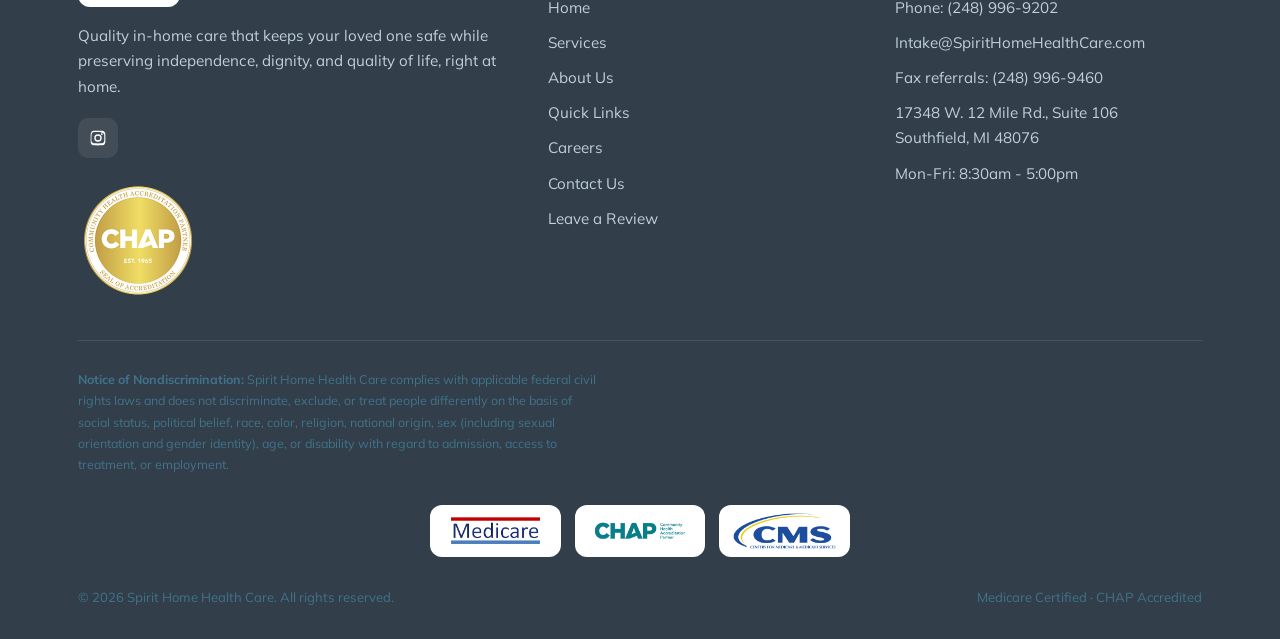
<file: quick-links.html>
<!DOCTYPE html>
<html lang="en">
<head>
<meta charset="UTF-8" />
<meta name="viewport" content="width=device-width, initial-scale=1" />
<title>Quick Links &amp; Resources | Spirit Home Health Care</title>
<meta name="description" content="Helpful links and resources for seniors and families in Michigan, from Spirit Home Health Care in Southfield, MI." />
<link rel="icon" href="favicon.ico" sizes="any">
<link rel="icon" type="image/png" href="assets/img/favicon-256.png">
<link rel="apple-touch-icon" href="assets/img/apple-touch-icon.png">
<link rel="preconnect" href="https://fonts.googleapis.com">
<link rel="preconnect" href="https://fonts.gstatic.com" crossorigin>
<link href="https://fonts.googleapis.com/css2?family=Fraunces:ital,opsz,wght@0,9..144,400;0,9..144,500;0,9..144,600;1,9..144,400&family=Mulish:wght@400;500;600;700;800&display=swap" rel="stylesheet">
<link rel="stylesheet" href="assets/a11y.css">
<style>
:root{
  --teal-deep:#2EA5D6;--teal:#2EA5D6;--teal-bright:#2EA5D6;
  --sand:#EAF5FB;--paper:#FFFFFF;--amber:#2EA5D6;--amber-deep:#40738C;
  --ink:#323E49;--ink-soft:#40738C;--line:rgba(64,115,140,.12);
  --shadow-sm:0 2px 10px rgba(64,115,140,.08);--shadow-md:0 18px 50px -20px rgba(64,115,140,.35);
  --shadow-lg:0 40px 80px -30px rgba(64,115,140,.45);--r:18px;--maxw:1180px;
  --display:"Fraunces",Georgia,"Times New Roman",serif;
  --body:"Mulish",-apple-system,BlinkMacSystemFont,"Segoe UI",sans-serif;
}
*{box-sizing:border-box;margin:0;padding:0}
html{scroll-behavior:smooth}
body{font-family:var(--body);color:var(--ink);background:var(--paper);font-size:1.125rem;line-height:1.65;-webkit-font-smoothing:antialiased;overflow-x:hidden}
img{max-width:100%;display:block}
a{color:inherit;text-decoration:none}
h1,h2,h3{font-family:var(--display);font-weight:500;line-height:1.08;letter-spacing:-.01em}
.wrap{max-width:var(--maxw);margin:0 auto;padding:0 28px}
.eyebrow{font-family:var(--body);font-weight:700;font-size:.78rem;letter-spacing:.18em;text-transform:uppercase;color:var(--teal)}
.btn{display:inline-flex;align-items:center;gap:.55em;font-family:var(--body);font-weight:700;font-size:1rem;padding:.95em 1.5em;border-radius:100px;border:2px solid transparent;cursor:pointer;transition:transform .25s cubic-bezier(.2,.8,.2,1),box-shadow .25s,background .25s,color .25s;will-change:transform}
.btn svg{width:1.05em;height:1.05em}
.btn-primary{background:var(--teal-deep);color:#fff;box-shadow:var(--shadow-sm)}
.btn-primary:hover{transform:translateY(-3px);box-shadow:var(--shadow-md);background:#40738C}
.btn-amber{background:var(--amber);color:var(--ink)}
.btn-amber:hover{transform:translateY(-3px);box-shadow:0 18px 40px -16px rgba(46,165,214,.7);background:var(--amber-deep);color:#fff}
.btn-ghost{background:transparent;color:var(--teal-deep);border-color:var(--line)}
.btn-ghost:hover{transform:translateY(-3px);border-color:var(--teal);background:#fff;box-shadow:var(--shadow-sm)}
.btn-white{background:#fff;color:var(--teal-deep)}
.btn-white:hover{transform:translateY(-3px);box-shadow:var(--shadow-md)}
:focus-visible{outline:3px solid var(--amber);outline-offset:3px;border-radius:6px}
.util{background:var(--teal-deep);color:#EAF5FB;font-size:.86rem}
.util .wrap{display:flex;align-items:center;justify-content:space-between;gap:16px;min-height:42px;flex-wrap:wrap}
.util a{display:inline-flex;align-items:center;gap:.4em;font-weight:600;color:#fff}
.util a:hover{color:#BFD0DA}
.util .review{color:#FFFFFF;font-weight:800}
.util .review:hover{color:#fff}
.util .pill{display:inline-flex;align-items:center;gap:.5em}
.util .dot{width:7px;height:7px;border-radius:50%;background:#FFFFFF;animation:pulse 2.4s infinite}
.util .right{display:flex;gap:20px;align-items:center;flex-wrap:wrap}
@keyframes pulse{0%{box-shadow:0 0 0 0 rgba(255,255,255,.6)}70%{box-shadow:0 0 0 9px rgba(255,255,255,0)}100%{box-shadow:0 0 0 0 rgba(255,255,255,0)}}
header.nav{position:sticky;top:0;z-index:50;background:rgba(255,255,255,.82);backdrop-filter:blur(12px);border-bottom:1px solid transparent;transition:box-shadow .3s,border-color .3s}
header.nav.scrolled{box-shadow:var(--shadow-sm);border-color:var(--line)}
.nav .wrap{display:flex;align-items:center;justify-content:space-between;gap:20px;min-height:78px;transition:min-height .3s}
header.nav.scrolled .wrap{min-height:64px}
.brand{display:flex;align-items:center;gap:12px;font-family:var(--display);font-weight:600;font-size:1.32rem;color:var(--teal-deep);letter-spacing:-.02em}
.brand .mark{width:42px;height:42px;border-radius:12px;background:linear-gradient(140deg,var(--teal),var(--teal-deep));display:grid;place-items:center;color:#fff;flex:none;box-shadow:var(--shadow-sm)}
.brand .mark svg{width:24px;height:24px}
.brand small{display:block;font-family:var(--body);font-weight:600;font-size:.62rem;letter-spacing:.12em;text-transform:uppercase;color:var(--teal);margin-top:-2px}
nav.links{display:flex;align-items:center;gap:30px}
nav.links a{font-weight:600;font-size:.98rem;color:var(--ink-soft);position:relative;padding:4px 0}
nav.links a::after{content:"";position:absolute;left:0;bottom:-2px;width:0;height:2px;background:var(--teal);transition:width .28s ease}
nav.links a:hover{color:var(--teal-deep)}
nav.links a:hover::after{width:100%}
.p-home nav.links a[href="/"],.p-services nav.links a[href="services"],.p-about nav.links a[href="about"],.p-careers nav.links a[href="careers"],.p-contact nav.links a[href="contact"],.p-quicklinks nav.links a[href="quick-links"]{color:var(--teal-deep)}
.p-home nav.links a[href="/"]::after,.p-services nav.links a[href="services"]::after,.p-about nav.links a[href="about"]::after,.p-careers nav.links a[href="careers"]::after,.p-contact nav.links a[href="contact"]::after,.p-quicklinks nav.links a[href="quick-links"]::after{width:100%}
.nav-cta{display:flex;align-items:center;gap:14px}
.menu-btn{display:none;position:relative;background:none;border:0;cursor:pointer;color:var(--teal-deep);padding:8px}
.menu-btn svg{width:28px;height:28px;transition:opacity .2s}
.nav-overlay{position:fixed;inset:0;background:rgba(64,115,140,.5);backdrop-filter:blur(2px);opacity:0;visibility:hidden;pointer-events:none;transition:opacity .35s,visibility .35s;z-index:49}
.nav-overlay.open{opacity:1;visibility:visible;pointer-events:auto}
body.menu-open{overflow:hidden}
body.menu-open .menu-btn>svg{opacity:0}
body.menu-open .menu-btn::before,body.menu-open .menu-btn::after{content:"";position:absolute;left:50%;top:50%;width:24px;height:2.5px;background:#fff;border-radius:2px}
body.menu-open .menu-btn::before{transform:translate(-50%,-50%) rotate(45deg)}
body.menu-open .menu-btn::after{transform:translate(-50%,-50%) rotate(-45deg)}
.hero{position:relative;padding:72px 0 90px;overflow:hidden}
.hero::before{content:"";position:absolute;inset:0;z-index:-2;background:radial-gradient(60% 70% at 88% 8%,rgba(46,165,214,.16),transparent 60%),radial-gradient(55% 60% at 6% 95%,rgba(46,165,214,.16),transparent 60%),var(--paper)}
.hero .wrap{display:grid;grid-template-columns:1.05fr .95fr;gap:54px;align-items:center}
.hero-copy{max-width:560px}
.hero h1{font-size:clamp(2.6rem,5.4vw,4.15rem);color:var(--ink);margin:.5em 0 .42em}
.hero h1 .ital{font-style:italic;color:var(--teal-deep)}
.hero p.lede{font-size:1.18rem;color:var(--ink-soft);max-width:30em}
.hero .cta-row{display:flex;gap:14px;flex-wrap:wrap;margin-top:30px}
.hero .chips{display:flex;gap:10px;flex-wrap:wrap;margin-top:34px}
.chip{display:inline-flex;align-items:center;gap:.5em;background:#fff;border:1px solid var(--line);border-radius:100px;padding:.5em 1em;font-size:.85rem;font-weight:700;color:var(--teal-deep);box-shadow:var(--shadow-sm)}
.chip svg{width:1.1em;height:1.1em;color:var(--teal)}
.hero-media{position:relative}
.arch{position:relative;border-radius:240px 240px 28px 28px;overflow:hidden;box-shadow:var(--shadow-lg);aspect-ratio:4/4.6;background:var(--teal-deep);border:10px solid #fff}
.arch svg{width:100%;height:100%;display:block}
.hero-media .badge{position:absolute;right:-10px;bottom:34px;background:#fff;border-radius:16px;padding:16px 20px;box-shadow:var(--shadow-md);display:flex;align-items:center;gap:14px;max-width:230px}
.hero-media .badge .ic{width:44px;height:44px;border-radius:12px;background:var(--sand);display:grid;place-items:center;color:var(--teal);flex:none}
.hero-media .badge .ic svg{width:24px;height:24px}
.hero-media .badge b{font-family:var(--display);font-weight:600;font-size:1.05rem;color:var(--ink);display:block;line-height:1.2}
.hero-media .badge span{font-size:.78rem;color:var(--ink-soft);font-weight:600}
.hero-media .leaf{position:absolute;left:-26px;top:40px;width:84px;height:84px;border-radius:24px;background:linear-gradient(140deg,var(--amber),var(--amber-deep));opacity:.9;z-index:-1;transform:rotate(8deg)}
.page-hero{position:relative;padding:60px 0 52px;overflow:hidden}
.page-hero::before{content:"";position:absolute;inset:0;z-index:-1;background:radial-gradient(60% 90% at 92% 0%,rgba(46,165,214,.14),transparent 60%),radial-gradient(50% 80% at 0% 100%,rgba(46,165,214,.14),transparent 60%),var(--paper)}
.page-hero .crumb{font-weight:700;font-size:.8rem;color:var(--teal);letter-spacing:.04em}
.page-hero .crumb a{color:var(--ink-soft)}
.page-hero .crumb a:hover{color:var(--teal)}
.page-hero h1{font-size:clamp(2.3rem,5vw,3.5rem);color:var(--ink);margin:.3em 0 .35em}
.page-hero p{font-size:1.15rem;color:var(--ink-soft);max-width:46em}
.trust{background:var(--teal-deep);color:#BFD0DA;padding:30px 0}
.trust .wrap{display:flex;align-items:center;justify-content:center;gap:16px 40px;flex-wrap:wrap}
.trust .label{font-size:.74rem;letter-spacing:.2em;text-transform:uppercase;font-weight:700;color:rgba(255,255,255,.6)}
.seal{display:inline-flex;align-items:center;gap:10px;background:rgba(255,255,255,.97);color:var(--teal-deep);border-radius:100px;padding:.6em 1.15em;font-weight:800;font-size:.9rem}
.seal svg{width:26px;height:26px;color:var(--teal);flex:none}
.seal small{display:block;font-weight:600;font-size:.66rem;color:var(--ink-soft);letter-spacing:.02em}
section{padding:96px 0}
.sec-head{max-width:660px;margin-bottom:54px}
.sec-head.center{margin-left:auto;margin-right:auto;text-align:center}
.sec-head h2{font-size:clamp(2rem,4vw,2.9rem);color:var(--ink);margin:.35em 0 .4em}
.sec-head p{color:var(--ink-soft);font-size:1.1rem}
.mission{background:var(--sand)}
.mission .wrap{display:grid;grid-template-columns:.85fr 1.15fr;gap:54px;align-items:center}
.mission .figure{position:relative;border-radius:200px 200px 24px 24px;overflow:hidden;aspect-ratio:1/1.15;border:8px solid #fff;box-shadow:var(--shadow-md);background:var(--sand)}
.mission .figure svg{width:100%;height:100%;display:block}
.mission blockquote{font-family:var(--display);font-size:clamp(1.5rem,3vw,2.05rem);line-height:1.3;color:var(--teal-deep);font-weight:500}
.mission blockquote .ital{font-style:italic}
.mission .who{margin-top:22px;font-weight:700;color:var(--ink)}
.mission .who span{display:block;font-weight:600;color:var(--ink-soft);font-size:.92rem}
.svc-grid{display:grid;grid-template-columns:repeat(3,1fr);gap:24px}
.card{background:#fff;border:1px solid var(--line);border-radius:var(--r);overflow:hidden;display:flex;flex-direction:column;transition:transform .4s cubic-bezier(.2,.8,.2,1),box-shadow .4s}
.card:hover{transform:translateY(-8px);box-shadow:var(--shadow-md)}
.card .ph{position:relative;aspect-ratio:16/11;overflow:hidden;background:var(--sand)}
.card .ph svg{width:100%;height:100%;display:block;transition:transform .7s cubic-bezier(.2,.8,.2,1)}
.card:hover .ph svg{transform:scale(1.06)}
.card .tag{position:absolute;left:14px;top:14px;z-index:1;background:rgba(255,255,255,.94);color:var(--teal-deep);font-size:.7rem;font-weight:800;letter-spacing:.08em;text-transform:uppercase;padding:.4em .8em;border-radius:100px;box-shadow:var(--shadow-sm)}
.card .body{padding:24px 24px 26px;display:flex;flex-direction:column;gap:10px;flex:1}
.card h3{font-size:1.32rem;color:var(--ink)}
.card p{font-size:.98rem;color:var(--ink-soft);flex:1}
.card .more{display:inline-flex;align-items:center;gap:.4em;font-weight:700;font-size:.92rem;color:var(--teal);margin-top:4px}
.card .more svg{width:1em;height:1em;transition:transform .25s}
.card:hover .more svg{transform:translateX(4px)}
.steps{background:linear-gradient(180deg,var(--paper),var(--sand))}
.step-grid{display:grid;grid-template-columns:repeat(3,1fr);gap:28px}
.step{background:#fff;border-radius:var(--r);padding:36px 30px;border:1px solid var(--line);position:relative;box-shadow:var(--shadow-sm)}
.step .num{font-family:var(--display);font-size:3rem;color:var(--amber);font-weight:600;line-height:1}
.step h3{font-size:1.3rem;margin:.4em 0 .35em;color:var(--ink)}
.step p{color:var(--ink-soft);font-size:1rem}
.why .wrap{display:grid;grid-template-columns:1fr 1fr;gap:60px;align-items:center}
.val{display:flex;gap:18px;padding:20px 0;border-top:1px solid var(--line)}
.val:first-of-type{border-top:0}
.val .ic{width:52px;height:52px;border-radius:14px;background:var(--sand);color:var(--teal);display:grid;place-items:center;flex:none}
.val .ic svg{width:26px;height:26px}
.val h3{font-size:1.18rem;margin-bottom:4px;color:var(--ink)}
.val p{color:var(--ink-soft);font-size:.98rem}
.why-media{position:relative;border-radius:24px 24px 200px 200px;overflow:hidden;aspect-ratio:1/1.2;border:8px solid #fff;box-shadow:var(--shadow-md);background:var(--teal-deep)}
.why-media svg{width:100%;height:100%;display:block}
.why-media img{width:100%;height:100%;object-fit:cover;display:block}
.svc-row{display:grid;grid-template-columns:1fr 1fr;gap:50px;align-items:center;padding:46px 0;border-bottom:1px solid var(--line)}
.svc-row:last-of-type{border-bottom:0}
.svc-row .svc-art{border-radius:var(--r);overflow:hidden;box-shadow:var(--shadow-md);aspect-ratio:16/12;background:var(--sand)}
.svc-row.flip .svc-art{order:2}
.svc-art svg{width:100%;height:100%;display:block}
.svc-row .tagx{display:inline-block;font-size:.72rem;font-weight:800;letter-spacing:.12em;text-transform:uppercase;color:var(--teal);margin-bottom:8px}
.svc-row h2{font-size:clamp(1.6rem,3vw,2.05rem);color:var(--ink);margin-bottom:.4em}
.svc-row p{color:var(--ink-soft)}
.svc-row ul{list-style:none;margin-top:18px;display:grid;gap:10px}
.svc-row li{display:flex;gap:10px;align-items:flex-start;font-weight:600;color:var(--ink);font-size:.98rem}
.svc-row li svg{width:20px;height:20px;color:var(--teal);flex:none;margin-top:2px}
.roles{display:grid;grid-template-columns:repeat(3,1fr);gap:22px}
.role{background:#fff;border:1px solid var(--line);border-radius:var(--r);padding:28px;box-shadow:var(--shadow-sm);transition:transform .35s,box-shadow .35s}
.role:hover{transform:translateY(-6px);box-shadow:var(--shadow-md)}
.role .ic{width:50px;height:50px;border-radius:13px;background:var(--sand);color:var(--teal);display:grid;place-items:center;margin-bottom:14px}
.role .ic svg{width:26px;height:26px}
.role h3{font-size:1.2rem;color:var(--ink);margin-bottom:6px}
.role p{font-size:.95rem;color:var(--ink-soft)}
.role .type{font-size:.78rem;font-weight:800;letter-spacing:.08em;text-transform:uppercase;color:var(--amber-deep);margin-top:14px}
.stats{display:grid;grid-template-columns:repeat(4,1fr);gap:20px}
.stat{background:#fff;border:1px solid var(--line);border-radius:var(--r);padding:26px;text-align:center;box-shadow:var(--shadow-sm)}
.stat b{font-family:var(--display);font-size:2.4rem;color:var(--teal-deep);display:block;line-height:1}
.stat span{font-weight:700;font-size:.9rem;color:var(--ink-soft);margin-top:6px;display:block}
.careers-band{background:var(--teal-deep);color:#EAF5FB;position:relative;overflow:hidden}
.careers-band::before{content:"";position:absolute;inset:0;background:radial-gradient(50% 80% at 85% 20%,rgba(46,165,214,.3),transparent 60%),radial-gradient(40% 70% at 10% 90%,rgba(46,165,214,.22),transparent 60%)}
.careers-band .wrap{position:relative;display:grid;grid-template-columns:1.4fr .9fr;gap:40px;align-items:center}
.careers-band h2{color:#fff;font-size:clamp(1.9rem,3.6vw,2.7rem)}
.careers-band p{color:#BFD0DA;font-size:1.12rem;margin-top:.6em;max-width:34em}
.careers-band .cta-side{display:flex;justify-content:flex-end}
.cta-band{background:linear-gradient(150deg,var(--teal-deep),var(--teal));color:#fff;text-align:center;position:relative;overflow:hidden}
.cta-band::before{content:"";position:absolute;inset:0;background:radial-gradient(40% 70% at 85% 15%,rgba(46,165,214,.35),transparent 60%),radial-gradient(40% 70% at 12% 90%,rgba(46,165,214,.25),transparent 60%)}
.cta-band .wrap{position:relative}
.cta-band h2{color:#fff;font-size:clamp(1.8rem,3.6vw,2.6rem);margin-bottom:.4em}
.cta-band p{color:#EAF5FB;font-size:1.12rem;max-width:40em;margin:0 auto 1.4em}
.cta-band .btn-row{display:flex;gap:14px;justify-content:center;flex-wrap:wrap}
.contact{background:var(--sand)}
.contact .wrap{display:grid;grid-template-columns:1fr 1.05fr;gap:50px;align-items:start}
.contact-info .line{display:flex;gap:16px;padding:18px 0;border-bottom:1px solid var(--line)}
.contact-info .line>div{min-width:0;flex:1}
.contact-info .line:last-child{border-bottom:0}
.contact-info .ic{width:48px;height:48px;border-radius:12px;background:#fff;color:var(--teal);display:grid;place-items:center;flex:none;box-shadow:var(--shadow-sm)}
.contact-info .ic svg{width:24px;height:24px}
.contact-info .label{font-size:.74rem;letter-spacing:.14em;text-transform:uppercase;font-weight:800;color:var(--teal);margin-bottom:2px}
.contact-info .val-txt{font-size:1.12rem;font-weight:700;color:var(--ink);overflow-wrap:anywhere}
.contact-info .val-txt a:hover{color:var(--teal)}
.contact-info .sub{font-size:.92rem;color:var(--ink-soft);font-weight:600}
.form{background:#fff;border-radius:var(--r);padding:34px;box-shadow:var(--shadow-md);border:1px solid var(--line)}
.form h3{font-size:1.55rem;color:var(--ink);margin-bottom:6px}
.form>p{color:var(--ink-soft);font-size:.98rem;margin-bottom:22px}
.field{margin-bottom:16px}
.field label{display:block;font-weight:700;font-size:.86rem;color:var(--ink);margin-bottom:6px}
.field input,.field select,.field textarea{width:100%;font-family:var(--body);font-size:1rem;color:var(--ink);padding:.85em 1em;border:1.5px solid var(--line);border-radius:12px;background:var(--paper);transition:border-color .2s,box-shadow .2s}
.field input:focus,.field select:focus,.field textarea:focus{outline:none;border-color:var(--teal);box-shadow:0 0 0 4px rgba(21,128,143,.12)}
.row2{display:grid;grid-template-columns:1fr 1fr;gap:16px}
.form .btn-amber{width:100%;justify-content:center;margin-top:6px}
.form .note{font-size:.8rem;color:var(--ink-soft);text-align:center;margin-top:12px}
.map-embed{border-radius:var(--r);overflow:hidden;box-shadow:var(--shadow-md);border:1px solid var(--line);aspect-ratio:16/9;background:var(--sand);margin-top:40px}
.map-embed iframe{width:100%;height:100%;border:0;display:block}
footer.site{background:var(--ink);color:#BFD0DA;padding:64px 0 30px;font-size:.95rem}
footer.site .top{display:grid;grid-template-columns:1.4fr 1fr 1fr;gap:40px;padding-bottom:40px;border-bottom:1px solid rgba(255,255,255,.1)}
footer.site .brand{color:#fff}
footer.site .brand small{color:var(--teal-bright)}
footer.site p.about{margin-top:16px;max-width:32em;color:#BFD0DA;line-height:1.7}
footer.site h4{font-family:var(--body);font-weight:800;font-size:.78rem;letter-spacing:.16em;text-transform:uppercase;color:#fff;margin-bottom:16px}
footer.site ul{list-style:none;display:flex;flex-direction:column;gap:10px}
footer.site ul a{overflow-wrap:anywhere}
footer.site ul a:hover{color:var(--amber)}
footer.site .social{display:flex;gap:12px;margin-top:18px}
footer.site .social a{width:40px;height:40px;border-radius:10px;background:rgba(255,255,255,.08);display:grid;place-items:center;transition:background .25s,transform .25s}
footer.site .social a:hover{background:var(--teal);transform:translateY(-3px)}
footer.site .social svg{width:18px;height:18px;color:#fff}
footer.site .notice{font-size:.78rem;color:#40738C;line-height:1.7;margin-top:28px;max-width:75ch}
footer.site .legal{display:flex;justify-content:space-between;gap:16px;flex-wrap:wrap;margin-top:24px;font-size:.82rem;color:#40738C}
.reveal{opacity:0;transform:translateY(26px);transition:opacity .8s cubic-bezier(.2,.8,.2,1),transform .8s cubic-bezier(.2,.8,.2,1)}
.reveal.in{opacity:1;transform:none}
[data-delay="1"]{transition-delay:.08s}[data-delay="2"]{transition-delay:.16s}
[data-delay="3"]{transition-delay:.24s}[data-delay="4"]{transition-delay:.32s}[data-delay="5"]{transition-delay:.4s}
.load{opacity:0;transform:translateY(20px);animation:rise .9s cubic-bezier(.2,.8,.2,1) forwards}
.load.d1{animation-delay:.1s}.load.d2{animation-delay:.24s}.load.d3{animation-delay:.38s}.load.d4{animation-delay:.52s}.load.d5{animation-delay:.66s}
@keyframes rise{to{opacity:1;transform:none}}
.arch{animation:archIn 1.1s cubic-bezier(.2,.8,.2,1) .3s both}
@keyframes archIn{from{opacity:0;transform:translateY(24px)}to{opacity:1;transform:none}}
@media(max-width:980px){
 .hero .wrap{grid-template-columns:1fr;gap:42px}
 .hero-media{max-width:460px;margin:0 auto}
 .mission .wrap,.why .wrap,.contact .wrap,.careers-band .wrap{grid-template-columns:1fr;gap:38px}
 .careers-band .cta-side{justify-content:flex-start}
 .svc-grid,.roles{grid-template-columns:repeat(2,1fr)}
 .step-grid{grid-template-columns:1fr}
 .svc-row{grid-template-columns:1fr;gap:30px}
 .svc-row.flip .svc-art{order:0}
 .stats{grid-template-columns:repeat(2,1fr)}
 footer.site .top{grid-template-columns:1fr 1fr}
}
@media(max-width:900px){
 nav.links{position:fixed;top:0;right:0;left:auto;width:min(320px,84vw);height:100vh;height:100dvh;background:linear-gradient(160deg,var(--teal-deep),#323E49);flex-direction:column;align-items:flex-start;justify-content:flex-start;gap:6px;padding:96px 28px;box-shadow:var(--shadow-lg);transform:translateX(105%);transition:transform .35s cubic-bezier(.2,.8,.2,1);z-index:60;overflow-y:auto}
 nav.links.open{transform:none}
 nav.links a{font-size:1.1rem;font-weight:700;padding:12px 0;width:100%;border-bottom:1px solid rgba(255,255,255,.14);color:#fff}
 nav.links a:hover{color:var(--amber)}
 .p-home nav.links a[href="/"],.p-services nav.links a[href="services"],.p-about nav.links a[href="about"],.p-careers nav.links a[href="careers"],.p-contact nav.links a[href="contact"]{color:var(--amber)}
 .menu-btn{display:inline-flex;z-index:70}
 .nav-cta .btn-text{display:none}
}
@media(max-width:720px){
 body{font-size:17px}
 .svc-grid,.roles{grid-template-columns:1fr}
 .util .hide-sm{display:none}
 .row2{grid-template-columns:1fr}
 footer.site .top{grid-template-columns:1fr}
 section{padding:72px 0}
}
@media(prefers-reduced-motion:reduce){
 *{animation:none!important;transition:none!important;scroll-behavior:auto!important}
 .reveal{opacity:1;transform:none}.load{opacity:1;transform:none}
}

.brand .logo{height:54px;width:auto;display:block}
.brand{gap:0}
@media(max-width:560px){.brand .logo{height:44px}}
.page-seal{position:absolute;right:24px;top:50%;transform:translateY(-50%);width:118px;height:118px;z-index:2;filter:drop-shadow(0 12px 26px rgba(64,115,140,.35))}@media(max-width:820px){.page-seal{display:none}}
.gt-wrap{display:inline-flex;align-items:center}#google_translate_element .goog-te-gadget{font-size:0}#google_translate_element .goog-te-combo{margin:0;padding:3px 8px;border-radius:8px;border:1px solid rgba(255,255,255,.45);background:rgba(255,255,255,.14);color:#fff;font-family:var(--body);font-size:.8rem;font-weight:600;cursor:pointer;line-height:1.3}#google_translate_element .goog-te-combo option{color:#323E49}.goog-te-banner-frame,.goog-logo-link,.goog-te-gadget span{display:none!important}.goog-te-gadget{color:transparent!important}body{top:0!important}
.qgrid{display:grid;grid-template-columns:repeat(auto-fill,minmax(290px,1fr));gap:18px;margin-top:8px}.qcard{background:#fff;border:1px solid var(--line);border-radius:16px;padding:20px 22px;box-shadow:var(--shadow-sm);transition:transform .3s,box-shadow .3s;display:flex;flex-direction:column;gap:5px}.qcard:hover{transform:translateY(-4px);box-shadow:var(--shadow-md)}.qcard .qname{font-family:var(--display);font-weight:600;font-size:1.1rem;color:var(--ink);line-height:1.2}.qcard .qname:hover{color:var(--teal)}.qcard .qsub{font-size:.84rem;color:var(--ink-soft);line-height:1.4}.qcard .qphone{margin-top:6px;font-weight:700;color:var(--teal);font-size:.92rem;display:inline-flex;align-items:center;gap:7px}.qcard .qphone svg{width:15px;height:15px;flex:none}.qnote{margin-top:22px;color:var(--ink-soft);font-size:.9rem}
</style>
</head>
<body class="p-quicklinks">
<div class="util">
  <div class="wrap">
    <span class="pill"><span class="dot"></span><strong>Now welcoming new patients &amp; families</strong></span>
    <span class="right">
      <span class="gt-wrap"><span id="google_translate_element"></span></span>
      <a class="review" href="https://maps.app.goo.gl/78KayNpbwFcHHtH17" target="_blank" rel="noopener" aria-label="Leave us a Google review"><svg viewBox="0 0 24 24" fill="currentColor" width="15" height="15"><path d="M12 2l2.9 6.3 6.9.6-5.2 4.6 1.6 6.8L12 17.3 5.8 20.9l1.6-6.8L2.2 8.9l6.9-.6z"/></svg>Leave a review</a>
      <a class="hide-sm" href="mailto:Intake@SpiritHomeHealthCare.com"><svg viewBox="0 0 24 24" fill="none" stroke="currentColor" stroke-width="2" width="15" height="15"><rect x="3" y="5" width="18" height="14" rx="2"/><path d="m3 7 9 6 9-6"/></svg>Intake@SpiritHomeHealthCare.com</a>
      <a href="tel:+12489969202"><svg viewBox="0 0 24 24" fill="none" stroke="currentColor" stroke-width="2" width="15" height="15"><path d="M22 16.92v3a2 2 0 0 1-2.18 2 19.79 19.79 0 0 1-8.63-3.07 19.5 19.5 0 0 1-6-6 19.79 19.79 0 0 1-3.07-8.67A2 2 0 0 1 4.11 2h3a2 2 0 0 1 2 1.72c.13.96.36 1.9.7 2.81a2 2 0 0 1-.45 2.11L8.09 9.91a16 16 0 0 0 6 6l1.27-1.27a2 2 0 0 1 2.11-.45c.91.34 1.85.57 2.81.7A2 2 0 0 1 22 16.92z"/></svg>248-996-9202</a>
    </span>
  </div>
</div>
<header class="nav" id="nav">
  <div class="wrap">
    <a class="brand" href="/"><img src="assets/img/logo.png" alt="Spirit Home Health Care, 248-996-9202" class="logo"/></a>
    <nav class="links" id="links">
      <a href="/">Home</a><a href="services">Services</a><a href="about">About</a><a href="quick-links">Quick Links</a><a href="careers">Careers</a><a href="contact">Contact</a>
    </nav>
    <div class="nav-cta">
      <a class="btn btn-primary" href="tel:+12489969202"><svg viewBox="0 0 24 24" fill="none" stroke="currentColor" stroke-width="2"><path d="M22 16.92v3a2 2 0 0 1-2.18 2 19.79 19.79 0 0 1-8.63-3.07 19.5 19.5 0 0 1-6-6 19.79 19.79 0 0 1-3.07-8.67A2 2 0 0 1 4.11 2h3a2 2 0 0 1 2 1.72c.13.96.36 1.9.7 2.81a2 2 0 0 1-.45 2.11L8.09 9.91a16 16 0 0 0 6 6l1.27-1.27a2 2 0 0 1 2.11-.45c.91.34 1.85.57 2.81.7A2 2 0 0 1 22 16.92z"/></svg><span class="btn-text">Call now</span></a>
      <button class="menu-btn" id="menuBtn" aria-label="Open menu" aria-expanded="false"><svg viewBox="0 0 24 24" fill="none" stroke="currentColor" stroke-width="2"><line x1="4" y1="7" x2="20" y2="7"/><line x1="4" y1="12" x2="20" y2="12"/><line x1="4" y1="17" x2="20" y2="17"/></svg></button>
    </div>
  </div>
</header>
<div class="nav-overlay" id="navOverlay" aria-hidden="true"></div>
<main>
<section class="page-hero">
  <div class="wrap reveal">
    <p class="crumb"><a href="/">Home</a> &nbsp;/&nbsp; Quick Links</p>
    <h1>Quick Links &amp; Resources</h1>
    <p>Another way we're making things a bit simpler for you. Helpful organizations, hotlines, and services for seniors and their families.</p>
  </div>
  <img class="page-seal" src="assets/img/chap-seal.png" alt="CHAP Accredited, Seal of Accreditation"/>
</section>

<section style="padding-top:20px">
  <div class="wrap">
    <div class="qgrid">
      <div class="qcard reveal"><a class="qname" href="https://www.ageways.org" target="_blank" rel="noopener">AgeWays</a><div class="qsub">Formerly Michigan Area Agency on Aging 1B</div><a class="qphone" href="tel:+12483572255"><svg viewBox="0 0 24 24" fill="none" stroke="currentColor" stroke-width="2"><path d="M22 16.92v3a2 2 0 0 1-2.18 2 19.79 19.79 0 0 1-8.63-3.07 19.5 19.5 0 0 1-6-6 19.79 19.79 0 0 1-3.07-8.67A2 2 0 0 1 4.11 2h3a2 2 0 0 1 2 1.72c.13.96.36 1.9.7 2.81a2 2 0 0 1-.45 2.11L8.09 9.91a16 16 0 0 0 6 6l1.27-1.27a2 2 0 0 1 2.11-.45c.91.34 1.85.57 2.81.7A2 2 0 0 1 22 16.92z"/></svg>248-357-2255 / 1-800-852-7795</a></div>
      <div class="qcard reveal"><a class="qname" href="https://www.aarp.org" target="_blank" rel="noopener">AARP</a><div class="qsub">American Association of Retired Persons</div><a class="qphone" href="tel:+18886878877"><svg viewBox="0 0 24 24" fill="none" stroke="currentColor" stroke-width="2"><path d="M22 16.92v3a2 2 0 0 1-2.18 2 19.79 19.79 0 0 1-8.63-3.07 19.5 19.5 0 0 1-6-6 19.79 19.79 0 0 1-3.07-8.67A2 2 0 0 1 4.11 2h3a2 2 0 0 1 2 1.72c.13.96.36 1.9.7 2.81a2 2 0 0 1-.45 2.11L8.09 9.91a16 16 0 0 0 6 6l1.27-1.27a2 2 0 0 1 2.11-.45c.91.34 1.85.57 2.81.7A2 2 0 0 1 22 16.92z"/></svg>1-888-687-8877</a></div>
      <div class="qcard reveal"><a class="qname" href="https://www.diabetes.org" target="_blank" rel="noopener">American Diabetes Association</a><a class="qphone" href="tel:+18003422383"><svg viewBox="0 0 24 24" fill="none" stroke="currentColor" stroke-width="2"><path d="M22 16.92v3a2 2 0 0 1-2.18 2 19.79 19.79 0 0 1-8.63-3.07 19.5 19.5 0 0 1-6-6 19.79 19.79 0 0 1-3.07-8.67A2 2 0 0 1 4.11 2h3a2 2 0 0 1 2 1.72c.13.96.36 1.9.7 2.81a2 2 0 0 1-.45 2.11L8.09 9.91a16 16 0 0 0 6 6l1.27-1.27a2 2 0 0 1 2.11-.45c.91.34 1.85.57 2.81.7A2 2 0 0 1 22 16.92z"/></svg>1-800-342-2383</a></div>
      <div class="qcard reveal"><a class="qname" href="https://www.heart.org" target="_blank" rel="noopener">American Heart Association</a><a class="qphone" href="tel:+18002428721"><svg viewBox="0 0 24 24" fill="none" stroke="currentColor" stroke-width="2"><path d="M22 16.92v3a2 2 0 0 1-2.18 2 19.79 19.79 0 0 1-8.63-3.07 19.5 19.5 0 0 1-6-6 19.79 19.79 0 0 1-3.07-8.67A2 2 0 0 1 4.11 2h3a2 2 0 0 1 2 1.72c.13.96.36 1.9.7 2.81a2 2 0 0 1-.45 2.11L8.09 9.91a16 16 0 0 0 6 6l1.27-1.27a2 2 0 0 1 2.11-.45c.91.34 1.85.57 2.81.7A2 2 0 0 1 22 16.92z"/></svg>1-800-242-8721</a></div>
      <div class="qcard reveal"><a class="qname" href="https://www.arthritis.org" target="_blank" rel="noopener">Arthritis Foundation</a><a class="qphone" href="tel:+18002837800"><svg viewBox="0 0 24 24" fill="none" stroke="currentColor" stroke-width="2"><path d="M22 16.92v3a2 2 0 0 1-2.18 2 19.79 19.79 0 0 1-8.63-3.07 19.5 19.5 0 0 1-6-6 19.79 19.79 0 0 1-3.07-8.67A2 2 0 0 1 4.11 2h3a2 2 0 0 1 2 1.72c.13.96.36 1.9.7 2.81a2 2 0 0 1-.45 2.11L8.09 9.91a16 16 0 0 0 6 6l1.27-1.27a2 2 0 0 1 2.11-.45c.91.34 1.85.57 2.81.7A2 2 0 0 1 22 16.92z"/></svg>1-800-283-7800</a></div>
      <div class="qcard reveal"><a class="qname" href="https://www.alz.org" target="_blank" rel="noopener">Alzheimer's Association Helpline</a><div class="qsub">Greater Michigan Chapter</div><a class="qphone" href="tel:+18002723900"><svg viewBox="0 0 24 24" fill="none" stroke="currentColor" stroke-width="2"><path d="M22 16.92v3a2 2 0 0 1-2.18 2 19.79 19.79 0 0 1-8.63-3.07 19.5 19.5 0 0 1-6-6 19.79 19.79 0 0 1-3.07-8.67A2 2 0 0 1 4.11 2h3a2 2 0 0 1 2 1.72c.13.96.36 1.9.7 2.81a2 2 0 0 1-.45 2.11L8.09 9.91a16 16 0 0 0 6 6l1.27-1.27a2 2 0 0 1 2.11-.45c.91.34 1.85.57 2.81.7A2 2 0 0 1 22 16.92z"/></svg>800-272-3900</a></div>
      <div class="qcard reveal"><a class="qname" href="https://www.dnemichigan.org" target="_blank" rel="noopener">Center for Independent Living</a><div class="qsub">Disability Network Eastern Michigan</div><a class="qphone" href="tel:+15862684160"><svg viewBox="0 0 24 24" fill="none" stroke="currentColor" stroke-width="2"><path d="M22 16.92v3a2 2 0 0 1-2.18 2 19.79 19.79 0 0 1-8.63-3.07 19.5 19.5 0 0 1-6-6 19.79 19.79 0 0 1-3.07-8.67A2 2 0 0 1 4.11 2h3a2 2 0 0 1 2 1.72c.13.96.36 1.9.7 2.81a2 2 0 0 1-.45 2.11L8.09 9.91a16 16 0 0 0 6 6l1.27-1.27a2 2 0 0 1 2.11-.45c.91.34 1.85.57 2.81.7A2 2 0 0 1 22 16.92z"/></svg>586-268-4160</a></div>
      <div class="qcard reveal"><a class="qname" href="https://www.michigan.gov/coronavirus" target="_blank" rel="noopener">Covid Hotline (Michigan)</a><a class="qphone" href="tel:+18885356136"><svg viewBox="0 0 24 24" fill="none" stroke="currentColor" stroke-width="2"><path d="M22 16.92v3a2 2 0 0 1-2.18 2 19.79 19.79 0 0 1-8.63-3.07 19.5 19.5 0 0 1-6-6 19.79 19.79 0 0 1-3.07-8.67A2 2 0 0 1 4.11 2h3a2 2 0 0 1 2 1.72c.13.96.36 1.9.7 2.81a2 2 0 0 1-.45 2.11L8.09 9.91a16 16 0 0 0 6 6l1.27-1.27a2 2 0 0 1 2.11-.45c.91.34 1.85.57 2.81.7A2 2 0 0 1 22 16.92z"/></svg>1-888-535-6136</a></div>
      <div class="qcard reveal"><a class="qname" href="https://disabilityhealthresources.org/contact" target="_blank" rel="noopener">Disability Resource Center</a><div class="qsub">National Resource Center for Aging with Disability</div><a class="qphone" href="tel:+17346156720"><svg viewBox="0 0 24 24" fill="none" stroke="currentColor" stroke-width="2"><path d="M22 16.92v3a2 2 0 0 1-2.18 2 19.79 19.79 0 0 1-8.63-3.07 19.5 19.5 0 0 1-6-6 19.79 19.79 0 0 1-3.07-8.67A2 2 0 0 1 4.11 2h3a2 2 0 0 1 2 1.72c.13.96.36 1.9.7 2.81a2 2 0 0 1-.45 2.11L8.09 9.91a16 16 0 0 0 6 6l1.27-1.27a2 2 0 0 1 2.11-.45c.91.34 1.85.57 2.81.7A2 2 0 0 1 22 16.92z"/></svg>734-615-6720</a></div>
      <div class="qcard reveal"><a class="qname" href="https://www.healthwellfoundation.org/disease-funds" target="_blank" rel="noopener">HealthWell Foundation</a><a class="qphone" href="tel:+18006758416"><svg viewBox="0 0 24 24" fill="none" stroke="currentColor" stroke-width="2"><path d="M22 16.92v3a2 2 0 0 1-2.18 2 19.79 19.79 0 0 1-8.63-3.07 19.5 19.5 0 0 1-6-6 19.79 19.79 0 0 1-3.07-8.67A2 2 0 0 1 4.11 2h3a2 2 0 0 1 2 1.72c.13.96.36 1.9.7 2.81a2 2 0 0 1-.45 2.11L8.09 9.91a16 16 0 0 0 6 6l1.27-1.27a2 2 0 0 1 2.11-.45c.91.34 1.85.57 2.81.7A2 2 0 0 1 22 16.92z"/></svg>1-800-675-8416</a></div>
      <div class="qcard reveal"><a class="qname" href="https://www.hom.org" target="_blank" rel="noopener">Hospice of Michigan</a><a class="qphone" href="tel:+18882475701"><svg viewBox="0 0 24 24" fill="none" stroke="currentColor" stroke-width="2"><path d="M22 16.92v3a2 2 0 0 1-2.18 2 19.79 19.79 0 0 1-8.63-3.07 19.5 19.5 0 0 1-6-6 19.79 19.79 0 0 1-3.07-8.67A2 2 0 0 1 4.11 2h3a2 2 0 0 1 2 1.72c.13.96.36 1.9.7 2.81a2 2 0 0 1-.45 2.11L8.09 9.91a16 16 0 0 0 6 6l1.27-1.27a2 2 0 0 1 2.11-.45c.91.34 1.85.57 2.81.7A2 2 0 0 1 22 16.92z"/></svg>1-888-247-5701</a></div>
      <div class="qcard reveal"><a class="qname" href="https://www.hud.gov/states/michigan/homeownership/legalaid" target="_blank" rel="noopener">Legal Hotline for Older Michigan Citizens</a><a class="qphone" href="tel:+18003475297"><svg viewBox="0 0 24 24" fill="none" stroke="currentColor" stroke-width="2"><path d="M22 16.92v3a2 2 0 0 1-2.18 2 19.79 19.79 0 0 1-8.63-3.07 19.5 19.5 0 0 1-6-6 19.79 19.79 0 0 1-3.07-8.67A2 2 0 0 1 4.11 2h3a2 2 0 0 1 2 1.72c.13.96.36 1.9.7 2.81a2 2 0 0 1-.45 2.11L8.09 9.91a16 16 0 0 0 6 6l1.27-1.27a2 2 0 0 1 2.11-.45c.91.34 1.85.57 2.81.7A2 2 0 0 1 22 16.92z"/></svg>1-800-347-5297</a></div>
      <div class="qcard reveal"><a class="qname" href="https://www.medicare.gov/providers-services/claims-appeals-complaints/appeals" target="_blank" rel="noopener">Medicare Appeals &amp; Inquiry</a><a class="qphone" href="tel:+18006334227"><svg viewBox="0 0 24 24" fill="none" stroke="currentColor" stroke-width="2"><path d="M22 16.92v3a2 2 0 0 1-2.18 2 19.79 19.79 0 0 1-8.63-3.07 19.5 19.5 0 0 1-6-6 19.79 19.79 0 0 1-3.07-8.67A2 2 0 0 1 4.11 2h3a2 2 0 0 1 2 1.72c.13.96.36 1.9.7 2.81a2 2 0 0 1-.45 2.11L8.09 9.91a16 16 0 0 0 6 6l1.27-1.27a2 2 0 0 1 2.11-.45c.91.34 1.85.57 2.81.7A2 2 0 0 1 22 16.92z"/></svg>1-800-633-4227</a></div>
      <div class="qcard reveal"><a class="qname" href="https://www.michigan.gov/mdhhs" target="_blank" rel="noopener">MDHHS</a><div class="qsub">Michigan Department of Health &amp; Human Services</div></div>
      <div class="qcard reveal"><a class="qname" href="https://parkinsonsmi.org" target="_blank" rel="noopener">Michigan Parkinson Foundation</a><a class="qphone" href="tel:+12484331011"><svg viewBox="0 0 24 24" fill="none" stroke="currentColor" stroke-width="2"><path d="M22 16.92v3a2 2 0 0 1-2.18 2 19.79 19.79 0 0 1-8.63-3.07 19.5 19.5 0 0 1-6-6 19.79 19.79 0 0 1-3.07-8.67A2 2 0 0 1 4.11 2h3a2 2 0 0 1 2 1.72c.13.96.36 1.9.7 2.81a2 2 0 0 1-.45 2.11L8.09 9.91a16 16 0 0 0 6 6l1.27-1.27a2 2 0 0 1 2.11-.45c.91.34 1.85.57 2.81.7A2 2 0 0 1 22 16.92z"/></svg>248-433-1011 / 1-800-852-9781</a></div>
      <div class="qcard reveal"><a class="qname" href="https://www.michigan.gov/mpsc" target="_blank" rel="noopener">Michigan Public Service Commission</a><div class="qsub">Utilities</div><a class="qphone" href="tel:+15172848100"><svg viewBox="0 0 24 24" fill="none" stroke="currentColor" stroke-width="2"><path d="M22 16.92v3a2 2 0 0 1-2.18 2 19.79 19.79 0 0 1-8.63-3.07 19.5 19.5 0 0 1-6-6 19.79 19.79 0 0 1-3.07-8.67A2 2 0 0 1 4.11 2h3a2 2 0 0 1 2 1.72c.13.96.36 1.9.7 2.81a2 2 0 0 1-.45 2.11L8.09 9.91a16 16 0 0 0 6 6l1.27-1.27a2 2 0 0 1 2.11-.45c.91.34 1.85.57 2.81.7A2 2 0 0 1 22 16.92z"/></svg>517-284-8100 / 1-800-292-9555</a></div>
      <div class="qcard reveal"><a class="qname" href="https://mltcop.org" target="_blank" rel="noopener">Long Term Care Ombudsman (MLTCOP)</a><a class="qphone" href="tel:+18664859393"><svg viewBox="0 0 24 24" fill="none" stroke="currentColor" stroke-width="2"><path d="M22 16.92v3a2 2 0 0 1-2.18 2 19.79 19.79 0 0 1-8.63-3.07 19.5 19.5 0 0 1-6-6 19.79 19.79 0 0 1-3.07-8.67A2 2 0 0 1 4.11 2h3a2 2 0 0 1 2 1.72c.13.96.36 1.9.7 2.81a2 2 0 0 1-.45 2.11L8.09 9.91a16 16 0 0 0 6 6l1.27-1.27a2 2 0 0 1 2.11-.45c.91.34 1.85.57 2.81.7A2 2 0 0 1 22 16.92z"/></svg>1-866-485-9393</a></div>
      <div class="qcard reveal"><a class="qname" href="https://www.cancer.gov" target="_blank" rel="noopener">National Cancer Institute</a><a class="qphone" href="tel:+18004226237"><svg viewBox="0 0 24 24" fill="none" stroke="currentColor" stroke-width="2"><path d="M22 16.92v3a2 2 0 0 1-2.18 2 19.79 19.79 0 0 1-8.63-3.07 19.5 19.5 0 0 1-6-6 19.79 19.79 0 0 1-3.07-8.67A2 2 0 0 1 4.11 2h3a2 2 0 0 1 2 1.72c.13.96.36 1.9.7 2.81a2 2 0 0 1-.45 2.11L8.09 9.91a16 16 0 0 0 6 6l1.27-1.27a2 2 0 0 1 2.11-.45c.91.34 1.85.57 2.81.7A2 2 0 0 1 22 16.92z"/></svg>1-800-422-6237</a></div>
      <div class="qcard reveal"><a class="qname" href="https://www.christopherreeve.org" target="_blank" rel="noopener">National Paralysis Resource Center</a><a class="qphone" href="tel:+18002250292"><svg viewBox="0 0 24 24" fill="none" stroke="currentColor" stroke-width="2"><path d="M22 16.92v3a2 2 0 0 1-2.18 2 19.79 19.79 0 0 1-8.63-3.07 19.5 19.5 0 0 1-6-6 19.79 19.79 0 0 1-3.07-8.67A2 2 0 0 1 4.11 2h3a2 2 0 0 1 2 1.72c.13.96.36 1.9.7 2.81a2 2 0 0 1-.45 2.11L8.09 9.91a16 16 0 0 0 6 6l1.27-1.27a2 2 0 0 1 2.11-.45c.91.34 1.85.57 2.81.7A2 2 0 0 1 22 16.92z"/></svg>1-800-225-0292</a></div>
      <div class="qcard reveal"><a class="qname" href="https://www.ssa.gov" target="_blank" rel="noopener">Social Security</a><a class="qphone" href="tel:+18007721213"><svg viewBox="0 0 24 24" fill="none" stroke="currentColor" stroke-width="2"><path d="M22 16.92v3a2 2 0 0 1-2.18 2 19.79 19.79 0 0 1-8.63-3.07 19.5 19.5 0 0 1-6-6 19.79 19.79 0 0 1-3.07-8.67A2 2 0 0 1 4.11 2h3a2 2 0 0 1 2 1.72c.13.96.36 1.9.7 2.81a2 2 0 0 1-.45 2.11L8.09 9.91a16 16 0 0 0 6 6l1.27-1.27a2 2 0 0 1 2.11-.45c.91.34 1.85.57 2.81.7A2 2 0 0 1 22 16.92z"/></svg>1-800-772-1213</a></div>
      <div class="qcard reveal"><a class="qname" href="https://www.va.gov" target="_blank" rel="noopener">Veteran's Affairs</a><a class="qphone" href="tel:+18008271000"><svg viewBox="0 0 24 24" fill="none" stroke="currentColor" stroke-width="2"><path d="M22 16.92v3a2 2 0 0 1-2.18 2 19.79 19.79 0 0 1-8.63-3.07 19.5 19.5 0 0 1-6-6 19.79 19.79 0 0 1-3.07-8.67A2 2 0 0 1 4.11 2h3a2 2 0 0 1 2 1.72c.13.96.36 1.9.7 2.81a2 2 0 0 1-.45 2.11L8.09 9.91a16 16 0 0 0 6 6l1.27-1.27a2 2 0 0 1 2.11-.45c.91.34 1.85.57 2.81.7A2 2 0 0 1 22 16.92z"/></svg>1-800-827-1000</a></div>
    </div>
    <p class="qnote">These links are provided as helpful resources. Spirit Home Health Care is not responsible for the content of external websites.</p>
  </div>
</section>
</main>
<footer class="site">
  <div class="wrap">
    <div class="top">
      <div>
        <a class="brand" href="/"><img src="assets/img/logo.png" alt="Spirit Home Health Care" style="height:48px;width:auto;background:#fff;padding:10px 14px;border-radius:12px"/></a>
        <p class="about">Quality in-home care that keeps your loved one safe while preserving independence, dignity, and quality of life, right at home.</p>
        <div class="social"><a href="https://instagram.com/spirithomehealthcare" target="_blank" rel="noopener" aria-label="Follow Spirit Home Health Care on Instagram"><svg viewBox="0 0 24 24" fill="currentColor"><path d="M12 2.2c3.2 0 3.58.01 4.85.07 1.17.05 1.8.25 2.23.41.56.22.96.48 1.38.9.42.42.68.82.9 1.38.16.43.36 1.06.41 2.23.06 1.27.07 1.65.07 4.85s-.01 3.58-.07 4.85c-.05 1.17-.25 1.8-.41 2.23-.22.56-.48.96-.9 1.38-.42.42-.82.68-1.38.9-.43.16-1.06.36-2.23.41-1.27.06-1.65.07-4.85.07s-3.58-.01-4.85-.07c-1.17-.05-1.8-.25-2.23-.41-.56-.22-.96-.48-1.38-.9-.42-.42-.68-.82-.9-1.38-.16-.43-.36-1.06-.41-2.23C2.21 15.58 2.2 15.2 2.2 12s.01-3.58.07-4.85c.05-1.17.25-1.8.41-2.23.22-.56.48-.96.9-1.38.42-.42.82-.68 1.38-.9.43-.16 1.06-.36 2.23-.41C8.42 2.21 8.8 2.2 12 2.2zm0 1.8c-3.15 0-3.52.01-4.76.07-.9.04-1.39.19-1.71.32-.43.17-.74.37-1.06.69-.32.32-.52.63-.69 1.06-.13.32-.28.81-.32 1.71C3.21 9.9 3.2 10.27 3.2 12s.01 2.1.07 3.34c.04.9.19 1.39.32 1.71.17.43.37.74.69 1.06.32.32.63.52 1.06.69.32.13.81.28 1.71.32 1.24.06 1.61.07 4.76.07s3.52-.01 4.76-.07c.9-.04 1.39-.19 1.71-.32.43-.17.74-.37 1.06-.69.32-.32.52-.63.69-1.06.13-.32.28-.81.32-1.71.06-1.24.07-1.61.07-3.34s-.01-2.1-.07-3.34c-.04-.9-.19-1.39-.32-1.71a2.9 2.9 0 0 0-.69-1.06 2.9 2.9 0 0 0-1.06-.69c-.32-.13-.81-.28-1.71-.32C15.52 4.01 15.15 4 12 4zm0 3.06A4.94 4.94 0 1 1 7.06 12 4.94 4.94 0 0 1 12 7.06zm0 1.8A3.14 3.14 0 1 0 15.14 12 3.14 3.14 0 0 0 12 8.86zm6.29-2.02a1.15 1.15 0 1 1-1.15-1.15 1.15 1.15 0 0 1 1.15 1.15z"/></svg></a></div>
        <div style="margin-top:22px"><img src="assets/img/chap-seal.png" alt="CHAP Accredited, Seal of Accreditation" style="width:120px;height:120px;display:block"/></div>
      </div>
      <div><h4>Explore</h4><ul><li><a href="/">Home</a></li><li><a href="services">Services</a></li><li><a href="about">About Us</a></li><li><a href="quick-links">Quick Links</a></li><li><a href="careers">Careers</a></li><li><a href="contact">Contact Us</a></li><li><a href="https://maps.app.goo.gl/78KayNpbwFcHHtH17" target="_blank" rel="noopener">Leave a Review</a></li></ul></div>
      <div><h4>Reach Us</h4><ul><li><a href="tel:+12489969202">Phone: (248) 996-9202</a></li><li><a href="mailto:Intake@SpiritHomeHealthCare.com">Intake@SpiritHomeHealthCare.com</a></li><li>Fax referrals: (248) 996-9460</li><li><a href="https://maps.google.com/maps?q=17348+W.+12+Mile+Rd.+Southfield+MI+48076" target="_blank" rel="noopener">17348 W. 12 Mile Rd., Suite 106<br>Southfield, MI 48076</a></li><li>Mon-Fri: 8:30am - 5:00pm</li></ul></div>
    </div>
    <p class="notice"><strong>Notice of Nondiscrimination:</strong> Spirit Home Health Care complies with applicable federal civil rights laws and does not discriminate, exclude, or treat people differently on the basis of social status, political belief, race, color, religion, national origin, sex (including sexual orientation and gender identity), age, or disability with regard to admission, access to treatment, or employment.</p>
    <div style="display:flex;flex-wrap:wrap;gap:14px;align-items:center;justify-content:center;padding:30px 0 6px"><img src="assets/img/cert-medicare.png" alt="Medicare Certified" style="height:52px;width:auto;background:#fff;border-radius:12px;padding:8px 14px"/><img src="assets/img/cert-chap.png" alt="CHAP Accredited" style="height:52px;width:auto;background:#fff;border-radius:12px;padding:8px 14px"/><img src="assets/img/cert-cms.png" alt="CMS - Centers for Medicare &amp; Medicaid Services" style="height:52px;width:auto;background:#fff;border-radius:12px;padding:8px 14px"/></div>
    <div class="legal"><span>&copy; 2026 Spirit Home Health Care. All rights reserved.</span><span>Medicare Certified &middot; CHAP Accredited</span></div>
  </div>
</footer>
<script>
  const nav=document.getElementById('nav');
  const onScroll=()=>nav.classList.toggle('scrolled',window.scrollY>12);
  onScroll();window.addEventListener('scroll',onScroll,{passive:true});
  const menuBtn=document.getElementById('menuBtn'),links=document.getElementById('links'),overlay=document.getElementById('navOverlay');
  const setMenu=(open)=>{links.classList.toggle('open',open);overlay.classList.toggle('open',open);document.body.classList.toggle('menu-open',open);menuBtn.setAttribute('aria-expanded',open);};
  menuBtn.addEventListener('click',()=>setMenu(!links.classList.contains('open')));
  overlay.addEventListener('click',()=>setMenu(false));
  links.querySelectorAll('a').forEach(a=>a.addEventListener('click',()=>setMenu(false)));
  document.addEventListener('keydown',e=>{if(e.key==='Escape')setMenu(false);});
  window.addEventListener('resize',()=>{if(window.innerWidth>900)setMenu(false);});
  const io=new IntersectionObserver((entries)=>{entries.forEach(e=>{if(e.isIntersecting){e.target.classList.add('in');io.unobserve(e.target);}});},{threshold:.14,rootMargin:'0px 0px -40px 0px'});
  document.querySelectorAll('.reveal').forEach(el=>io.observe(el));
  const btn=document.getElementById('submitBtn');
  btn&&btn.addEventListener('click',()=>{const f=document.getElementById('fn');const fn=f?f.value.trim():'';btn.textContent=fn?'Thanks, '+fn+", we'll be in touch \u2713":"Thanks, we'll be in touch \u2713";btn.style.background='var(--teal-deep)';btn.style.color='#fff';setTimeout(()=>{btn.textContent=btn.dataset.label||'Submit';btn.style.background='';btn.style.color='';},3200);});
</script>

<script type="text/javascript">
function googleTranslateElementInit(){new google.translate.TranslateElement({pageLanguage:'en',autoDisplay:false},'google_translate_element');}
</script>
<script type="text/javascript" src="https://translate.google.com/translate_a/element.js?cb=googleTranslateElementInit"></script>
<script src="assets/a11y.js" defer></script>
<!--Start of Tawk.to Script-->
<script type="text/javascript">
var Tawk_API=Tawk_API||{}, Tawk_LoadStart=new Date();
Tawk_API.customStyle={visibility:{desktop:{position:'bl',xOffset:20,yOffset:20},mobile:{position:'bl',xOffset:12,yOffset:20}}};
(function(){
var s1=document.createElement("script"),s0=document.getElementsByTagName("script")[0];
s1.async=true;
s1.src='https://embed.tawk.to/6a695127c89d501d46eddd26/1julma0j9';
s1.charset='UTF-8';
s1.setAttribute('crossorigin','*');
s0.parentNode.insertBefore(s1,s0);
})();
</script>
<!--End of Tawk.to Script-->
</body>
</html>
</file>
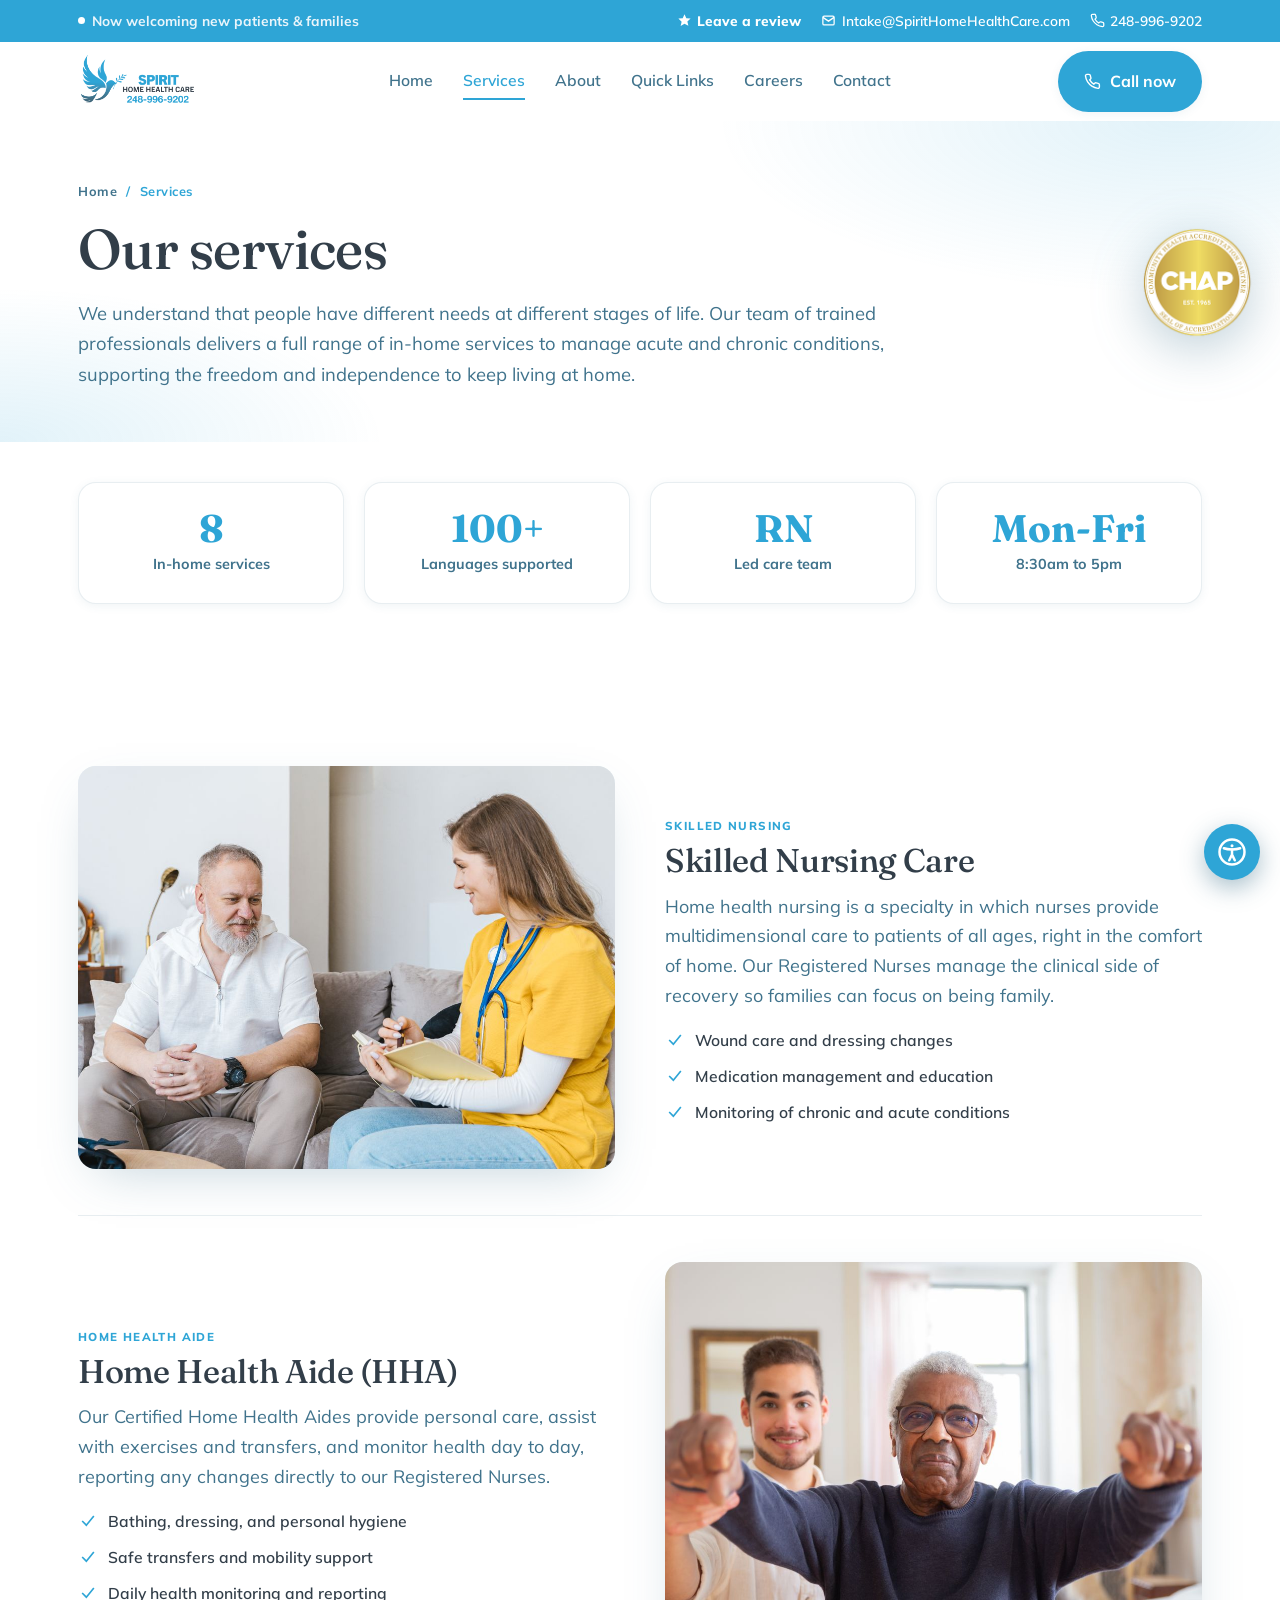
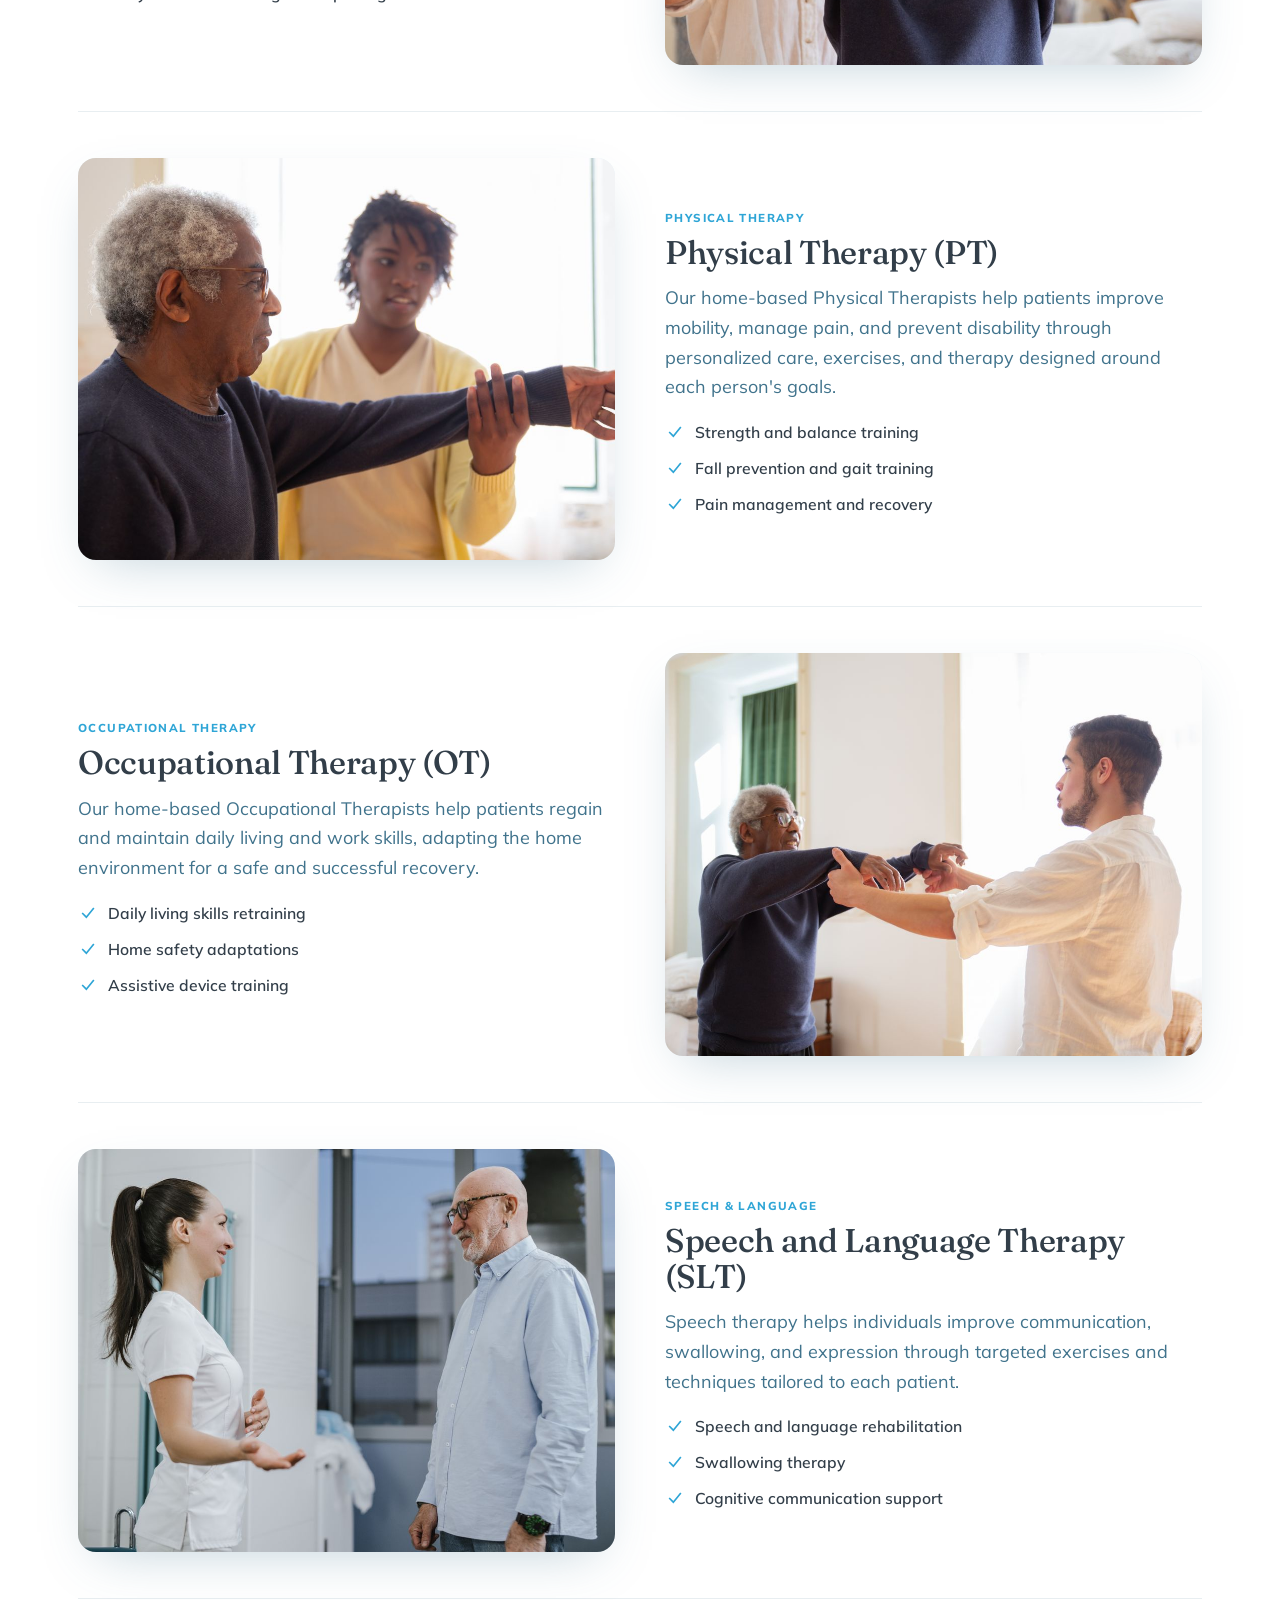
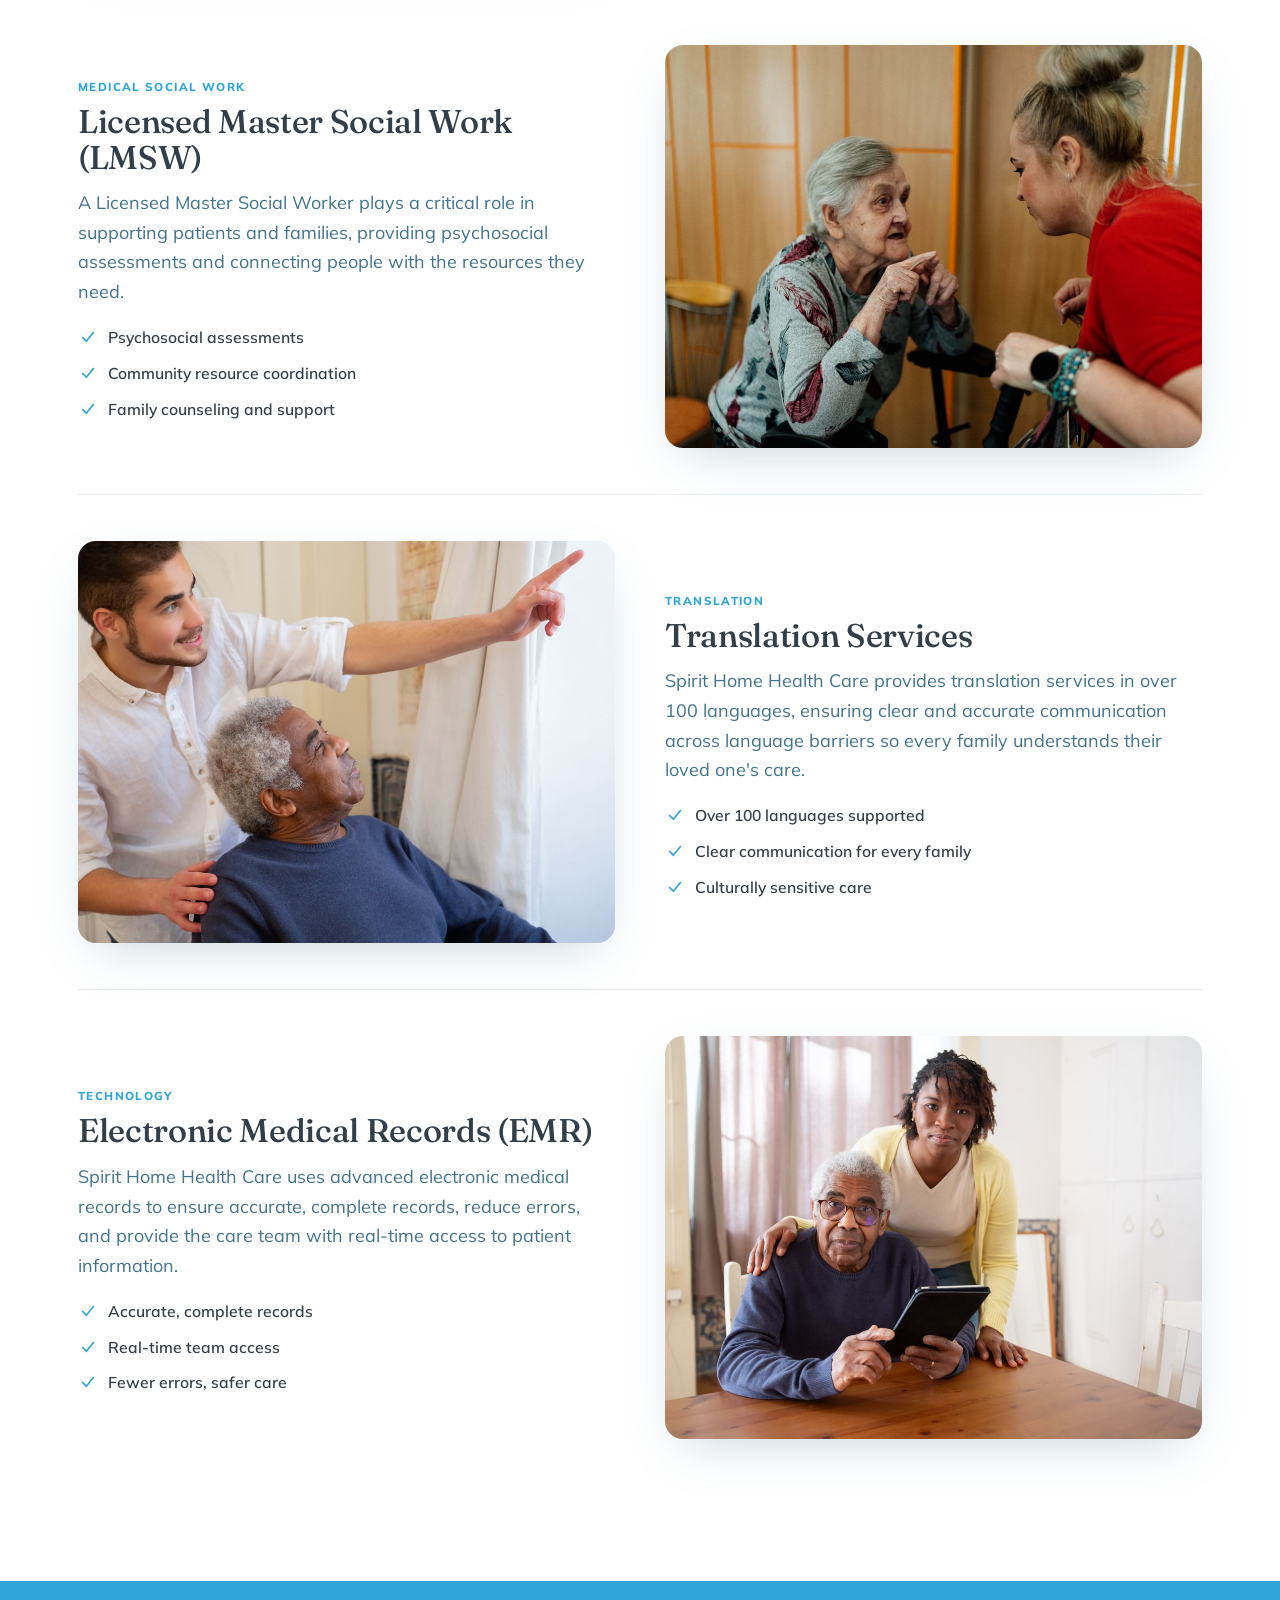
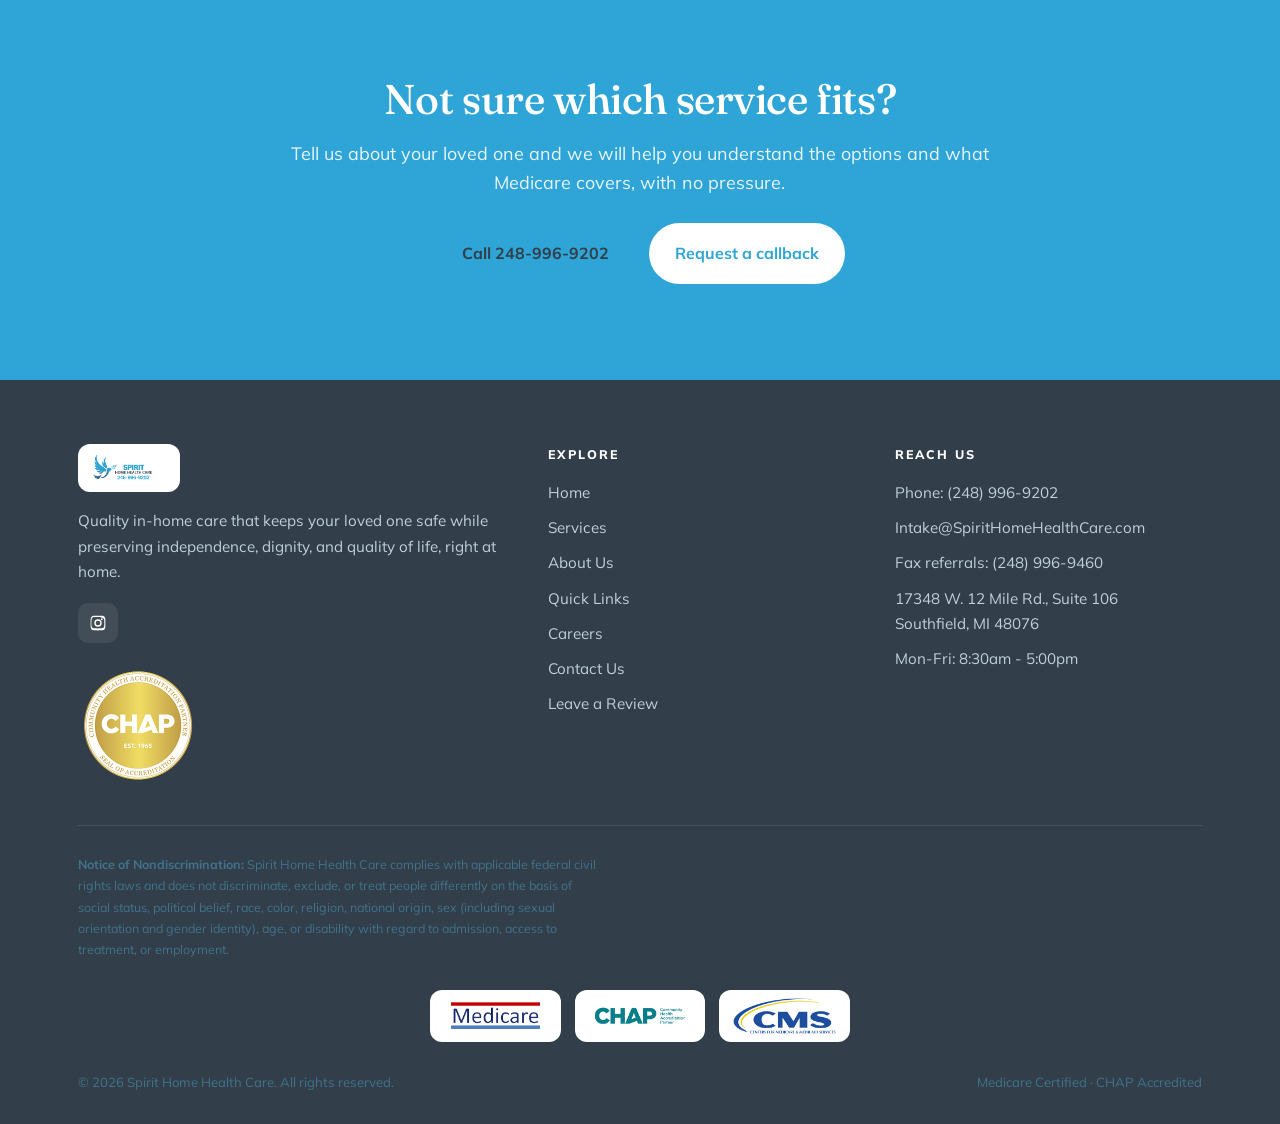
<file: services.html>
<!DOCTYPE html>
<html lang="en">
<head>
<meta charset="UTF-8" />
<meta name="viewport" content="width=device-width, initial-scale=1" />
<title>Services | Spirit Home Health Care</title>
<meta name="description" content="Skilled nursing, home health aide, physical, occupational and speech therapy, social work, translation, and EMR. In-home care across Southfield, MI." />
<link rel="icon" href="favicon.ico" sizes="any">
<link rel="icon" type="image/png" href="assets/img/favicon-256.png">
<link rel="apple-touch-icon" href="assets/img/apple-touch-icon.png">
<link rel="preconnect" href="https://fonts.googleapis.com">
<link rel="preconnect" href="https://fonts.gstatic.com" crossorigin>
<link href="https://fonts.googleapis.com/css2?family=Fraunces:ital,opsz,wght@0,9..144,400;0,9..144,500;0,9..144,600;1,9..144,400&family=Mulish:wght@400;500;600;700;800&display=swap" rel="stylesheet">
<link rel="stylesheet" href="assets/a11y.css">
<style>
:root{
  --teal-deep:#2EA5D6;--teal:#2EA5D6;--teal-bright:#2EA5D6;
  --sand:#EAF5FB;--paper:#FFFFFF;--amber:#2EA5D6;--amber-deep:#40738C;
  --ink:#323E49;--ink-soft:#40738C;--line:rgba(64,115,140,.12);
  --shadow-sm:0 2px 10px rgba(64,115,140,.08);--shadow-md:0 18px 50px -20px rgba(64,115,140,.35);
  --shadow-lg:0 40px 80px -30px rgba(64,115,140,.45);--r:18px;--maxw:1180px;
  --display:"Fraunces",Georgia,"Times New Roman",serif;
  --body:"Mulish",-apple-system,BlinkMacSystemFont,"Segoe UI",sans-serif;
}
*{box-sizing:border-box;margin:0;padding:0}
html{scroll-behavior:smooth}
body{font-family:var(--body);color:var(--ink);background:var(--paper);font-size:1.125rem;line-height:1.65;-webkit-font-smoothing:antialiased;overflow-x:hidden}
img{max-width:100%;display:block}
a{color:inherit;text-decoration:none}
h1,h2,h3{font-family:var(--display);font-weight:500;line-height:1.08;letter-spacing:-.01em}
.wrap{max-width:var(--maxw);margin:0 auto;padding:0 28px}
.eyebrow{font-family:var(--body);font-weight:700;font-size:.78rem;letter-spacing:.18em;text-transform:uppercase;color:var(--teal)}
.btn{display:inline-flex;align-items:center;gap:.55em;font-family:var(--body);font-weight:700;font-size:1rem;padding:.95em 1.5em;border-radius:100px;border:2px solid transparent;cursor:pointer;transition:transform .25s cubic-bezier(.2,.8,.2,1),box-shadow .25s,background .25s,color .25s;will-change:transform}
.btn svg{width:1.05em;height:1.05em}
.btn-primary{background:var(--teal-deep);color:#fff;box-shadow:var(--shadow-sm)}
.btn-primary:hover{transform:translateY(-3px);box-shadow:var(--shadow-md);background:#40738C}
.btn-amber{background:var(--amber);color:var(--ink)}
.btn-amber:hover{transform:translateY(-3px);box-shadow:0 18px 40px -16px rgba(46,165,214,.7);background:var(--amber-deep);color:#fff}
.btn-ghost{background:transparent;color:var(--teal-deep);border-color:var(--line)}
.btn-ghost:hover{transform:translateY(-3px);border-color:var(--teal);background:#fff;box-shadow:var(--shadow-sm)}
.btn-white{background:#fff;color:var(--teal-deep)}
.btn-white:hover{transform:translateY(-3px);box-shadow:var(--shadow-md)}
:focus-visible{outline:3px solid var(--amber);outline-offset:3px;border-radius:6px}
.util{background:var(--teal-deep);color:#EAF5FB;font-size:.86rem}
.util .wrap{display:flex;align-items:center;justify-content:space-between;gap:16px;min-height:42px;flex-wrap:wrap}
.util a{display:inline-flex;align-items:center;gap:.4em;font-weight:600;color:#fff}
.util a:hover{color:#BFD0DA}
.util .review{color:#FFFFFF;font-weight:800}
.util .review:hover{color:#fff}
.util .pill{display:inline-flex;align-items:center;gap:.5em}
.util .dot{width:7px;height:7px;border-radius:50%;background:#FFFFFF;animation:pulse 2.4s infinite}
.util .right{display:flex;gap:20px;align-items:center;flex-wrap:wrap}
@keyframes pulse{0%{box-shadow:0 0 0 0 rgba(255,255,255,.6)}70%{box-shadow:0 0 0 9px rgba(255,255,255,0)}100%{box-shadow:0 0 0 0 rgba(255,255,255,0)}}
header.nav{position:sticky;top:0;z-index:50;background:rgba(255,255,255,.82);backdrop-filter:blur(12px);border-bottom:1px solid transparent;transition:box-shadow .3s,border-color .3s}
header.nav.scrolled{box-shadow:var(--shadow-sm);border-color:var(--line)}
.nav .wrap{display:flex;align-items:center;justify-content:space-between;gap:20px;min-height:78px;transition:min-height .3s}
header.nav.scrolled .wrap{min-height:64px}
.brand{display:flex;align-items:center;gap:12px;font-family:var(--display);font-weight:600;font-size:1.32rem;color:var(--teal-deep);letter-spacing:-.02em}
.brand .mark{width:42px;height:42px;border-radius:12px;background:linear-gradient(140deg,var(--teal),var(--teal-deep));display:grid;place-items:center;color:#fff;flex:none;box-shadow:var(--shadow-sm)}
.brand .mark svg{width:24px;height:24px}
.brand small{display:block;font-family:var(--body);font-weight:600;font-size:.62rem;letter-spacing:.12em;text-transform:uppercase;color:var(--teal);margin-top:-2px}
nav.links{display:flex;align-items:center;gap:30px}
nav.links a{font-weight:600;font-size:.98rem;color:var(--ink-soft);position:relative;padding:4px 0}
nav.links a::after{content:"";position:absolute;left:0;bottom:-2px;width:0;height:2px;background:var(--teal);transition:width .28s ease}
nav.links a:hover{color:var(--teal-deep)}
nav.links a:hover::after{width:100%}
.p-home nav.links a[href="/"],.p-services nav.links a[href="services"],.p-about nav.links a[href="about"],.p-careers nav.links a[href="careers"],.p-contact nav.links a[href="contact"],.p-quicklinks nav.links a[href="quick-links"]{color:var(--teal-deep)}
.p-home nav.links a[href="/"]::after,.p-services nav.links a[href="services"]::after,.p-about nav.links a[href="about"]::after,.p-careers nav.links a[href="careers"]::after,.p-contact nav.links a[href="contact"]::after,.p-quicklinks nav.links a[href="quick-links"]::after{width:100%}
.nav-cta{display:flex;align-items:center;gap:14px}
.menu-btn{display:none;position:relative;background:none;border:0;cursor:pointer;color:var(--teal-deep);padding:8px}
.menu-btn svg{width:28px;height:28px;transition:opacity .2s}
.nav-overlay{position:fixed;inset:0;background:rgba(64,115,140,.5);backdrop-filter:blur(2px);opacity:0;visibility:hidden;pointer-events:none;transition:opacity .35s,visibility .35s;z-index:49}
.nav-overlay.open{opacity:1;visibility:visible;pointer-events:auto}
body.menu-open{overflow:hidden}
body.menu-open .menu-btn>svg{opacity:0}
body.menu-open .menu-btn::before,body.menu-open .menu-btn::after{content:"";position:absolute;left:50%;top:50%;width:24px;height:2.5px;background:#fff;border-radius:2px}
body.menu-open .menu-btn::before{transform:translate(-50%,-50%) rotate(45deg)}
body.menu-open .menu-btn::after{transform:translate(-50%,-50%) rotate(-45deg)}
.hero{position:relative;padding:72px 0 90px;overflow:hidden}
.hero::before{content:"";position:absolute;inset:0;z-index:-2;background:radial-gradient(60% 70% at 88% 8%,rgba(46,165,214,.16),transparent 60%),radial-gradient(55% 60% at 6% 95%,rgba(46,165,214,.16),transparent 60%),var(--paper)}
.hero .wrap{display:grid;grid-template-columns:1.05fr .95fr;gap:54px;align-items:center}
.hero-copy{max-width:560px}
.hero h1{font-size:clamp(2.6rem,5.4vw,4.15rem);color:var(--ink);margin:.5em 0 .42em}
.hero h1 .ital{font-style:italic;color:var(--teal-deep)}
.hero p.lede{font-size:1.18rem;color:var(--ink-soft);max-width:30em}
.hero .cta-row{display:flex;gap:14px;flex-wrap:wrap;margin-top:30px}
.hero .chips{display:flex;gap:10px;flex-wrap:wrap;margin-top:34px}
.chip{display:inline-flex;align-items:center;gap:.5em;background:#fff;border:1px solid var(--line);border-radius:100px;padding:.5em 1em;font-size:.85rem;font-weight:700;color:var(--teal-deep);box-shadow:var(--shadow-sm)}
.chip svg{width:1.1em;height:1.1em;color:var(--teal)}
.hero-media{position:relative}
.arch{position:relative;border-radius:240px 240px 28px 28px;overflow:hidden;box-shadow:var(--shadow-lg);aspect-ratio:4/4.6;background:var(--teal-deep);border:10px solid #fff}
.arch svg{width:100%;height:100%;display:block}
.hero-media .badge{position:absolute;right:-10px;bottom:34px;background:#fff;border-radius:16px;padding:16px 20px;box-shadow:var(--shadow-md);display:flex;align-items:center;gap:14px;max-width:230px}
.hero-media .badge .ic{width:44px;height:44px;border-radius:12px;background:var(--sand);display:grid;place-items:center;color:var(--teal);flex:none}
.hero-media .badge .ic svg{width:24px;height:24px}
.hero-media .badge b{font-family:var(--display);font-weight:600;font-size:1.05rem;color:var(--ink);display:block;line-height:1.2}
.hero-media .badge span{font-size:.78rem;color:var(--ink-soft);font-weight:600}
.hero-media .leaf{position:absolute;left:-26px;top:40px;width:84px;height:84px;border-radius:24px;background:linear-gradient(140deg,var(--amber),var(--amber-deep));opacity:.9;z-index:-1;transform:rotate(8deg)}
.page-hero{position:relative;padding:60px 0 52px;overflow:hidden}
.page-hero::before{content:"";position:absolute;inset:0;z-index:-1;background:radial-gradient(60% 90% at 92% 0%,rgba(46,165,214,.14),transparent 60%),radial-gradient(50% 80% at 0% 100%,rgba(46,165,214,.14),transparent 60%),var(--paper)}
.page-hero .crumb{font-weight:700;font-size:.8rem;color:var(--teal);letter-spacing:.04em}
.page-hero .crumb a{color:var(--ink-soft)}
.page-hero .crumb a:hover{color:var(--teal)}
.page-hero h1{font-size:clamp(2.3rem,5vw,3.5rem);color:var(--ink);margin:.3em 0 .35em}
.page-hero p{font-size:1.15rem;color:var(--ink-soft);max-width:46em}
.trust{background:var(--teal-deep);color:#BFD0DA;padding:30px 0}
.trust .wrap{display:flex;align-items:center;justify-content:center;gap:16px 40px;flex-wrap:wrap}
.trust .label{font-size:.74rem;letter-spacing:.2em;text-transform:uppercase;font-weight:700;color:rgba(255,255,255,.6)}
.seal{display:inline-flex;align-items:center;gap:10px;background:rgba(255,255,255,.97);color:var(--teal-deep);border-radius:100px;padding:.6em 1.15em;font-weight:800;font-size:.9rem}
.seal svg{width:26px;height:26px;color:var(--teal);flex:none}
.seal small{display:block;font-weight:600;font-size:.66rem;color:var(--ink-soft);letter-spacing:.02em}
section{padding:96px 0}
.sec-head{max-width:660px;margin-bottom:54px}
.sec-head.center{margin-left:auto;margin-right:auto;text-align:center}
.sec-head h2{font-size:clamp(2rem,4vw,2.9rem);color:var(--ink);margin:.35em 0 .4em}
.sec-head p{color:var(--ink-soft);font-size:1.1rem}
.mission{background:var(--sand)}
.mission .wrap{display:grid;grid-template-columns:.85fr 1.15fr;gap:54px;align-items:center}
.mission .figure{position:relative;border-radius:200px 200px 24px 24px;overflow:hidden;aspect-ratio:1/1.15;border:8px solid #fff;box-shadow:var(--shadow-md);background:var(--sand)}
.mission .figure svg{width:100%;height:100%;display:block}
.mission blockquote{font-family:var(--display);font-size:clamp(1.5rem,3vw,2.05rem);line-height:1.3;color:var(--teal-deep);font-weight:500}
.mission blockquote .ital{font-style:italic}
.mission .who{margin-top:22px;font-weight:700;color:var(--ink)}
.mission .who span{display:block;font-weight:600;color:var(--ink-soft);font-size:.92rem}
.svc-grid{display:grid;grid-template-columns:repeat(3,1fr);gap:24px}
.card{background:#fff;border:1px solid var(--line);border-radius:var(--r);overflow:hidden;display:flex;flex-direction:column;transition:transform .4s cubic-bezier(.2,.8,.2,1),box-shadow .4s}
.card:hover{transform:translateY(-8px);box-shadow:var(--shadow-md)}
.card .ph{position:relative;aspect-ratio:16/11;overflow:hidden;background:var(--sand)}
.card .ph svg{width:100%;height:100%;display:block;transition:transform .7s cubic-bezier(.2,.8,.2,1)}
.card:hover .ph svg{transform:scale(1.06)}
.card .tag{position:absolute;left:14px;top:14px;z-index:1;background:rgba(255,255,255,.94);color:var(--teal-deep);font-size:.7rem;font-weight:800;letter-spacing:.08em;text-transform:uppercase;padding:.4em .8em;border-radius:100px;box-shadow:var(--shadow-sm)}
.card .body{padding:24px 24px 26px;display:flex;flex-direction:column;gap:10px;flex:1}
.card h3{font-size:1.32rem;color:var(--ink)}
.card p{font-size:.98rem;color:var(--ink-soft);flex:1}
.card .more{display:inline-flex;align-items:center;gap:.4em;font-weight:700;font-size:.92rem;color:var(--teal);margin-top:4px}
.card .more svg{width:1em;height:1em;transition:transform .25s}
.card:hover .more svg{transform:translateX(4px)}
.steps{background:linear-gradient(180deg,var(--paper),var(--sand))}
.step-grid{display:grid;grid-template-columns:repeat(3,1fr);gap:28px}
.step{background:#fff;border-radius:var(--r);padding:36px 30px;border:1px solid var(--line);position:relative;box-shadow:var(--shadow-sm)}
.step .num{font-family:var(--display);font-size:3rem;color:var(--amber);font-weight:600;line-height:1}
.step h3{font-size:1.3rem;margin:.4em 0 .35em;color:var(--ink)}
.step p{color:var(--ink-soft);font-size:1rem}
.why .wrap{display:grid;grid-template-columns:1fr 1fr;gap:60px;align-items:center}
.val{display:flex;gap:18px;padding:20px 0;border-top:1px solid var(--line)}
.val:first-of-type{border-top:0}
.val .ic{width:52px;height:52px;border-radius:14px;background:var(--sand);color:var(--teal);display:grid;place-items:center;flex:none}
.val .ic svg{width:26px;height:26px}
.val h3{font-size:1.18rem;margin-bottom:4px;color:var(--ink)}
.val p{color:var(--ink-soft);font-size:.98rem}
.why-media{position:relative;border-radius:24px 24px 200px 200px;overflow:hidden;aspect-ratio:1/1.2;border:8px solid #fff;box-shadow:var(--shadow-md);background:var(--teal-deep)}
.why-media svg{width:100%;height:100%;display:block}
.svc-row{display:grid;grid-template-columns:1fr 1fr;gap:50px;align-items:center;padding:46px 0;border-bottom:1px solid var(--line)}
.svc-row:last-of-type{border-bottom:0}
.svc-row .svc-art{border-radius:var(--r);overflow:hidden;box-shadow:var(--shadow-md);aspect-ratio:16/12;background:var(--sand)}
.svc-row.flip .svc-art{order:2}
.svc-art svg{width:100%;height:100%;display:block}
.svc-art img{width:100%;height:100%;object-fit:cover;display:block}
.svc-row .tagx{display:inline-block;font-size:.72rem;font-weight:800;letter-spacing:.12em;text-transform:uppercase;color:var(--teal);margin-bottom:8px}
.svc-row h2{font-size:clamp(1.6rem,3vw,2.05rem);color:var(--ink);margin-bottom:.4em}
.svc-row p{color:var(--ink-soft)}
.svc-row ul{list-style:none;margin-top:18px;display:grid;gap:10px}
.svc-row li{display:flex;gap:10px;align-items:flex-start;font-weight:600;color:var(--ink);font-size:.98rem}
.svc-row li svg{width:20px;height:20px;color:var(--teal);flex:none;margin-top:2px}
.roles{display:grid;grid-template-columns:repeat(3,1fr);gap:22px}
.role{background:#fff;border:1px solid var(--line);border-radius:var(--r);padding:28px;box-shadow:var(--shadow-sm);transition:transform .35s,box-shadow .35s}
.role:hover{transform:translateY(-6px);box-shadow:var(--shadow-md)}
.role .ic{width:50px;height:50px;border-radius:13px;background:var(--sand);color:var(--teal);display:grid;place-items:center;margin-bottom:14px}
.role .ic svg{width:26px;height:26px}
.role h3{font-size:1.2rem;color:var(--ink);margin-bottom:6px}
.role p{font-size:.95rem;color:var(--ink-soft)}
.role .type{font-size:.78rem;font-weight:800;letter-spacing:.08em;text-transform:uppercase;color:var(--amber-deep);margin-top:14px}
.stats{display:grid;grid-template-columns:repeat(4,1fr);gap:20px}
.stat{background:#fff;border:1px solid var(--line);border-radius:var(--r);padding:26px;text-align:center;box-shadow:var(--shadow-sm)}
.stat b{font-family:var(--display);font-size:2.4rem;color:var(--teal-deep);display:block;line-height:1}
.stat span{font-weight:700;font-size:.9rem;color:var(--ink-soft);margin-top:6px;display:block}
.careers-band{background:var(--teal-deep);color:#EAF5FB;position:relative;overflow:hidden}
.careers-band::before{content:"";position:absolute;inset:0;background:radial-gradient(50% 80% at 85% 20%,rgba(46,165,214,.3),transparent 60%),radial-gradient(40% 70% at 10% 90%,rgba(46,165,214,.22),transparent 60%)}
.careers-band .wrap{position:relative;display:grid;grid-template-columns:1.4fr .9fr;gap:40px;align-items:center}
.careers-band h2{color:#fff;font-size:clamp(1.9rem,3.6vw,2.7rem)}
.careers-band p{color:#BFD0DA;font-size:1.12rem;margin-top:.6em;max-width:34em}
.careers-band .cta-side{display:flex;justify-content:flex-end}
.cta-band{background:linear-gradient(150deg,var(--teal-deep),var(--teal));color:#fff;text-align:center;position:relative;overflow:hidden}
.cta-band::before{content:"";position:absolute;inset:0;background:radial-gradient(40% 70% at 85% 15%,rgba(46,165,214,.35),transparent 60%),radial-gradient(40% 70% at 12% 90%,rgba(46,165,214,.25),transparent 60%)}
.cta-band .wrap{position:relative}
.cta-band h2{color:#fff;font-size:clamp(1.8rem,3.6vw,2.6rem);margin-bottom:.4em}
.cta-band p{color:#EAF5FB;font-size:1.12rem;max-width:40em;margin:0 auto 1.4em}
.cta-band .btn-row{display:flex;gap:14px;justify-content:center;flex-wrap:wrap}
.contact{background:var(--sand)}
.contact .wrap{display:grid;grid-template-columns:1fr 1.05fr;gap:50px;align-items:start}
.contact-info .line{display:flex;gap:16px;padding:18px 0;border-bottom:1px solid var(--line)}
.contact-info .line>div{min-width:0;flex:1}
.contact-info .line:last-child{border-bottom:0}
.contact-info .ic{width:48px;height:48px;border-radius:12px;background:#fff;color:var(--teal);display:grid;place-items:center;flex:none;box-shadow:var(--shadow-sm)}
.contact-info .ic svg{width:24px;height:24px}
.contact-info .label{font-size:.74rem;letter-spacing:.14em;text-transform:uppercase;font-weight:800;color:var(--teal);margin-bottom:2px}
.contact-info .val-txt{font-size:1.12rem;font-weight:700;color:var(--ink);overflow-wrap:anywhere}
.contact-info .val-txt a:hover{color:var(--teal)}
.contact-info .sub{font-size:.92rem;color:var(--ink-soft);font-weight:600}
.form{background:#fff;border-radius:var(--r);padding:34px;box-shadow:var(--shadow-md);border:1px solid var(--line)}
.form h3{font-size:1.55rem;color:var(--ink);margin-bottom:6px}
.form>p{color:var(--ink-soft);font-size:.98rem;margin-bottom:22px}
.field{margin-bottom:16px}
.field label{display:block;font-weight:700;font-size:.86rem;color:var(--ink);margin-bottom:6px}
.field input,.field select,.field textarea{width:100%;font-family:var(--body);font-size:1rem;color:var(--ink);padding:.85em 1em;border:1.5px solid var(--line);border-radius:12px;background:var(--paper);transition:border-color .2s,box-shadow .2s}
.field input:focus,.field select:focus,.field textarea:focus{outline:none;border-color:var(--teal);box-shadow:0 0 0 4px rgba(21,128,143,.12)}
.row2{display:grid;grid-template-columns:1fr 1fr;gap:16px}
.form .btn-amber{width:100%;justify-content:center;margin-top:6px}
.form .note{font-size:.8rem;color:var(--ink-soft);text-align:center;margin-top:12px}
.map-embed{border-radius:var(--r);overflow:hidden;box-shadow:var(--shadow-md);border:1px solid var(--line);aspect-ratio:16/9;background:var(--sand);margin-top:40px}
.map-embed iframe{width:100%;height:100%;border:0;display:block}
footer.site{background:var(--ink);color:#BFD0DA;padding:64px 0 30px;font-size:.95rem}
footer.site .top{display:grid;grid-template-columns:1.4fr 1fr 1fr;gap:40px;padding-bottom:40px;border-bottom:1px solid rgba(255,255,255,.1)}
footer.site .brand{color:#fff}
footer.site .brand small{color:var(--teal-bright)}
footer.site p.about{margin-top:16px;max-width:32em;color:#BFD0DA;line-height:1.7}
footer.site h4{font-family:var(--body);font-weight:800;font-size:.78rem;letter-spacing:.16em;text-transform:uppercase;color:#fff;margin-bottom:16px}
footer.site ul{list-style:none;display:flex;flex-direction:column;gap:10px}
footer.site ul a{overflow-wrap:anywhere}
footer.site ul a:hover{color:var(--amber)}
footer.site .social{display:flex;gap:12px;margin-top:18px}
footer.site .social a{width:40px;height:40px;border-radius:10px;background:rgba(255,255,255,.08);display:grid;place-items:center;transition:background .25s,transform .25s}
footer.site .social a:hover{background:var(--teal);transform:translateY(-3px)}
footer.site .social svg{width:18px;height:18px;color:#fff}
footer.site .notice{font-size:.78rem;color:#40738C;line-height:1.7;margin-top:28px;max-width:75ch}
footer.site .legal{display:flex;justify-content:space-between;gap:16px;flex-wrap:wrap;margin-top:24px;font-size:.82rem;color:#40738C}
.reveal{opacity:0;transform:translateY(26px);transition:opacity .8s cubic-bezier(.2,.8,.2,1),transform .8s cubic-bezier(.2,.8,.2,1)}
.reveal.in{opacity:1;transform:none}
[data-delay="1"]{transition-delay:.08s}[data-delay="2"]{transition-delay:.16s}
[data-delay="3"]{transition-delay:.24s}[data-delay="4"]{transition-delay:.32s}[data-delay="5"]{transition-delay:.4s}
.load{opacity:0;transform:translateY(20px);animation:rise .9s cubic-bezier(.2,.8,.2,1) forwards}
.load.d1{animation-delay:.1s}.load.d2{animation-delay:.24s}.load.d3{animation-delay:.38s}.load.d4{animation-delay:.52s}.load.d5{animation-delay:.66s}
@keyframes rise{to{opacity:1;transform:none}}
.arch{animation:archIn 1.1s cubic-bezier(.2,.8,.2,1) .3s both}
@keyframes archIn{from{opacity:0;transform:translateY(24px)}to{opacity:1;transform:none}}
@media(max-width:980px){
 .hero .wrap{grid-template-columns:1fr;gap:42px}
 .hero-media{max-width:460px;margin:0 auto}
 .mission .wrap,.why .wrap,.contact .wrap,.careers-band .wrap{grid-template-columns:1fr;gap:38px}
 .careers-band .cta-side{justify-content:flex-start}
 .svc-grid,.roles{grid-template-columns:repeat(2,1fr)}
 .step-grid{grid-template-columns:1fr}
 .svc-row{grid-template-columns:1fr;gap:30px}
 .svc-row.flip .svc-art{order:0}
 .stats{grid-template-columns:repeat(2,1fr)}
 footer.site .top{grid-template-columns:1fr 1fr}
}
@media(max-width:900px){
 nav.links{position:fixed;top:0;right:0;left:auto;width:min(320px,84vw);height:100vh;height:100dvh;background:linear-gradient(160deg,var(--teal-deep),#323E49);flex-direction:column;align-items:flex-start;justify-content:flex-start;gap:6px;padding:96px 28px;box-shadow:var(--shadow-lg);transform:translateX(105%);transition:transform .35s cubic-bezier(.2,.8,.2,1);z-index:60;overflow-y:auto}
 nav.links.open{transform:none}
 nav.links a{font-size:1.1rem;font-weight:700;padding:12px 0;width:100%;border-bottom:1px solid rgba(255,255,255,.14);color:#fff}
 nav.links a:hover{color:var(--amber)}
 .p-home nav.links a[href="/"],.p-services nav.links a[href="services"],.p-about nav.links a[href="about"],.p-careers nav.links a[href="careers"],.p-contact nav.links a[href="contact"]{color:var(--amber)}
 .menu-btn{display:inline-flex;z-index:70}
 .nav-cta .btn-text{display:none}
}
@media(max-width:720px){
 body{font-size:17px}
 .svc-grid,.roles{grid-template-columns:1fr}
 .util .hide-sm{display:none}
 .row2{grid-template-columns:1fr}
 footer.site .top{grid-template-columns:1fr}
 section{padding:72px 0}
}
@media(prefers-reduced-motion:reduce){
 *{animation:none!important;transition:none!important;scroll-behavior:auto!important}
 .reveal{opacity:1;transform:none}.load{opacity:1;transform:none}
}

.brand .logo{height:54px;width:auto;display:block}
.brand{gap:0}
@media(max-width:560px){.brand .logo{height:44px}}
.page-seal{position:absolute;right:24px;top:50%;transform:translateY(-50%);width:118px;height:118px;z-index:2;filter:drop-shadow(0 12px 26px rgba(64,115,140,.35))}@media(max-width:820px){.page-seal{display:none}}
.gt-wrap{display:inline-flex;align-items:center}#google_translate_element .goog-te-gadget{font-size:0}#google_translate_element .goog-te-combo{margin:0;padding:3px 8px;border-radius:8px;border:1px solid rgba(255,255,255,.45);background:rgba(255,255,255,.14);color:#fff;font-family:var(--body);font-size:.8rem;font-weight:600;cursor:pointer;line-height:1.3}#google_translate_element .goog-te-combo option{color:#323E49}.goog-te-banner-frame,.goog-logo-link,.goog-te-gadget span{display:none!important}.goog-te-gadget{color:transparent!important}body{top:0!important}
</style>
</head>
<body class="p-services">
<div class="util">
  <div class="wrap">
    <span class="pill"><span class="dot"></span><strong>Now welcoming new patients &amp; families</strong></span>
    <span class="right">
      <span class="gt-wrap"><span id="google_translate_element"></span></span>
      <a class="review" href="https://maps.app.goo.gl/78KayNpbwFcHHtH17" target="_blank" rel="noopener" aria-label="Leave us a Google review"><svg viewBox="0 0 24 24" fill="currentColor" width="15" height="15"><path d="M12 2l2.9 6.3 6.9.6-5.2 4.6 1.6 6.8L12 17.3 5.8 20.9l1.6-6.8L2.2 8.9l6.9-.6z"/></svg>Leave a review</a>
      <a class="hide-sm" href="mailto:Intake@SpiritHomeHealthCare.com"><svg viewBox="0 0 24 24" fill="none" stroke="currentColor" stroke-width="2" width="15" height="15"><rect x="3" y="5" width="18" height="14" rx="2"/><path d="m3 7 9 6 9-6"/></svg>Intake@SpiritHomeHealthCare.com</a>
      <a href="tel:+12489969202"><svg viewBox="0 0 24 24" fill="none" stroke="currentColor" stroke-width="2" width="15" height="15"><path d="M22 16.92v3a2 2 0 0 1-2.18 2 19.79 19.79 0 0 1-8.63-3.07 19.5 19.5 0 0 1-6-6 19.79 19.79 0 0 1-3.07-8.67A2 2 0 0 1 4.11 2h3a2 2 0 0 1 2 1.72c.13.96.36 1.9.7 2.81a2 2 0 0 1-.45 2.11L8.09 9.91a16 16 0 0 0 6 6l1.27-1.27a2 2 0 0 1 2.11-.45c.91.34 1.85.57 2.81.7A2 2 0 0 1 22 16.92z"/></svg>248-996-9202</a>
    </span>
  </div>
</div>
<header class="nav" id="nav">
  <div class="wrap">
    <a class="brand" href="/"><img src="assets/img/logo.png" alt="Spirit Home Health Care, 248-996-9202" class="logo"/></a>
    <nav class="links" id="links">
      <a href="/">Home</a><a href="services">Services</a><a href="about">About</a><a href="quick-links">Quick Links</a><a href="careers">Careers</a><a href="contact">Contact</a>
    </nav>
    <div class="nav-cta">
      <a class="btn btn-primary" href="tel:+12489969202"><svg viewBox="0 0 24 24" fill="none" stroke="currentColor" stroke-width="2"><path d="M22 16.92v3a2 2 0 0 1-2.18 2 19.79 19.79 0 0 1-8.63-3.07 19.5 19.5 0 0 1-6-6 19.79 19.79 0 0 1-3.07-8.67A2 2 0 0 1 4.11 2h3a2 2 0 0 1 2 1.72c.13.96.36 1.9.7 2.81a2 2 0 0 1-.45 2.11L8.09 9.91a16 16 0 0 0 6 6l1.27-1.27a2 2 0 0 1 2.11-.45c.91.34 1.85.57 2.81.7A2 2 0 0 1 22 16.92z"/></svg><span class="btn-text">Call now</span></a>
      <button class="menu-btn" id="menuBtn" aria-label="Open menu" aria-expanded="false"><svg viewBox="0 0 24 24" fill="none" stroke="currentColor" stroke-width="2"><line x1="4" y1="7" x2="20" y2="7"/><line x1="4" y1="12" x2="20" y2="12"/><line x1="4" y1="17" x2="20" y2="17"/></svg></button>
    </div>
  </div>
</header>
<div class="nav-overlay" id="navOverlay" aria-hidden="true"></div>
<main>
<section class="page-hero">
  <div class="wrap reveal">
    <p class="crumb"><a href="/">Home</a> &nbsp;/&nbsp; Services</p>
    <h1>Our services</h1>
    <p>We understand that people have different needs at different stages of life. Our team of trained professionals delivers a full range of in-home services to manage acute and chronic conditions, supporting the freedom and independence to keep living at home.</p>
  </div>
  <img class="page-seal" src="assets/img/chap-seal.png" alt="CHAP Accredited, Seal of Accreditation"/>
</section>

<section style="padding-top:40px">
  <div class="wrap">
    <div class="stats reveal">
      <div class="stat"><b>8</b><span>In-home services</span></div>
      <div class="stat"><b>100+</b><span>Languages supported</span></div>
      <div class="stat"><b>RN</b><span>Led care team</span></div>
      <div class="stat"><b>Mon-Fri</b><span>8:30am to 5pm</span></div>
    </div>
  </div>
</section>

<section style="padding-top:20px">
  <div class="wrap">

    <div class="svc-row reveal" id="nursing">
      <div class="svc-art"><img src="assets/img/nursing.jpg" alt="Skilled nursing care at home" loading="lazy"/></div>
      <div><span class="tagx">Skilled Nursing</span><h2>Skilled Nursing Care</h2><p>Home health nursing is a specialty in which nurses provide multidimensional care to patients of all ages, right in the comfort of home. Our Registered Nurses manage the clinical side of recovery so families can focus on being family.</p><ul><li><svg viewBox="0 0 24 24" fill="none" stroke="currentColor" stroke-width="2"><path d="m5 12 5 5 9-11"/></svg>Wound care and dressing changes</li><li><svg viewBox="0 0 24 24" fill="none" stroke="currentColor" stroke-width="2"><path d="m5 12 5 5 9-11"/></svg>Medication management and education</li><li><svg viewBox="0 0 24 24" fill="none" stroke="currentColor" stroke-width="2"><path d="m5 12 5 5 9-11"/></svg>Monitoring of chronic and acute conditions</li></ul></div>
    </div>

    <div class="svc-row flip reveal" id="hha">
      <div class="svc-art"><img src="assets/img/care-hha.jpg" alt="Home health aide assisting a patient" loading="lazy"/></div>
      <div><span class="tagx">Home Health Aide</span><h2>Home Health Aide (HHA)</h2><p>Our Certified Home Health Aides provide personal care, assist with exercises and transfers, and monitor health day to day, reporting any changes directly to our Registered Nurses.</p><ul><li><svg viewBox="0 0 24 24" fill="none" stroke="currentColor" stroke-width="2"><path d="m5 12 5 5 9-11"/></svg>Bathing, dressing, and personal hygiene</li><li><svg viewBox="0 0 24 24" fill="none" stroke="currentColor" stroke-width="2"><path d="m5 12 5 5 9-11"/></svg>Safe transfers and mobility support</li><li><svg viewBox="0 0 24 24" fill="none" stroke="currentColor" stroke-width="2"><path d="m5 12 5 5 9-11"/></svg>Daily health monitoring and reporting</li></ul></div>
    </div>

    <div class="svc-row reveal" id="pt">
      <div class="svc-art"><img src="assets/img/pt.jpg" alt="Physical therapy session at home" loading="lazy"/></div>
      <div><span class="tagx">Physical Therapy</span><h2>Physical Therapy (PT)</h2><p>Our home-based Physical Therapists help patients improve mobility, manage pain, and prevent disability through personalized care, exercises, and therapy designed around each person's goals.</p><ul><li><svg viewBox="0 0 24 24" fill="none" stroke="currentColor" stroke-width="2"><path d="m5 12 5 5 9-11"/></svg>Strength and balance training</li><li><svg viewBox="0 0 24 24" fill="none" stroke="currentColor" stroke-width="2"><path d="m5 12 5 5 9-11"/></svg>Fall prevention and gait training</li><li><svg viewBox="0 0 24 24" fill="none" stroke="currentColor" stroke-width="2"><path d="m5 12 5 5 9-11"/></svg>Pain management and recovery</li></ul></div>
    </div>

    <div class="svc-row flip reveal" id="ot">
      <div class="svc-art"><img src="assets/img/ot.jpg" alt="Occupational therapy at home" loading="lazy"/></div>
      <div><span class="tagx">Occupational Therapy</span><h2>Occupational Therapy (OT)</h2><p>Our home-based Occupational Therapists help patients regain and maintain daily living and work skills, adapting the home environment for a safe and successful recovery.</p><ul><li><svg viewBox="0 0 24 24" fill="none" stroke="currentColor" stroke-width="2"><path d="m5 12 5 5 9-11"/></svg>Daily living skills retraining</li><li><svg viewBox="0 0 24 24" fill="none" stroke="currentColor" stroke-width="2"><path d="m5 12 5 5 9-11"/></svg>Home safety adaptations</li><li><svg viewBox="0 0 24 24" fill="none" stroke="currentColor" stroke-width="2"><path d="m5 12 5 5 9-11"/></svg>Assistive device training</li></ul></div>
    </div>

    <div class="svc-row reveal" id="slt">
      <div class="svc-art"><img src="assets/img/slt.jpg" alt="Speech and language therapy" loading="lazy"/></div>
      <div><span class="tagx">Speech &amp; Language</span><h2>Speech and Language Therapy (SLT)</h2><p>Speech therapy helps individuals improve communication, swallowing, and expression through targeted exercises and techniques tailored to each patient.</p><ul><li><svg viewBox="0 0 24 24" fill="none" stroke="currentColor" stroke-width="2"><path d="m5 12 5 5 9-11"/></svg>Speech and language rehabilitation</li><li><svg viewBox="0 0 24 24" fill="none" stroke="currentColor" stroke-width="2"><path d="m5 12 5 5 9-11"/></svg>Swallowing therapy</li><li><svg viewBox="0 0 24 24" fill="none" stroke="currentColor" stroke-width="2"><path d="m5 12 5 5 9-11"/></svg>Cognitive communication support</li></ul></div>
    </div>

    <div class="svc-row flip reveal" id="lmsw">
      <div class="svc-art"><img src="assets/img/lmsw.jpg" alt="Medical social worker with a family" loading="lazy"/></div>
      <div><span class="tagx">Medical Social Work</span><h2>Licensed Master Social Work (LMSW)</h2><p>A Licensed Master Social Worker plays a critical role in supporting patients and families, providing psychosocial assessments and connecting people with the resources they need.</p><ul><li><svg viewBox="0 0 24 24" fill="none" stroke="currentColor" stroke-width="2"><path d="m5 12 5 5 9-11"/></svg>Psychosocial assessments</li><li><svg viewBox="0 0 24 24" fill="none" stroke="currentColor" stroke-width="2"><path d="m5 12 5 5 9-11"/></svg>Community resource coordination</li><li><svg viewBox="0 0 24 24" fill="none" stroke="currentColor" stroke-width="2"><path d="m5 12 5 5 9-11"/></svg>Family counseling and support</li></ul></div>
    </div>

    <div class="svc-row reveal" id="translation">
      <div class="svc-art"><img src="assets/img/translation.jpg" alt="Translation and interpreter services" loading="lazy"/></div>
      <div><span class="tagx">Translation</span><h2>Translation Services</h2><p>Spirit Home Health Care provides translation services in over 100 languages, ensuring clear and accurate communication across language barriers so every family understands their loved one's care.</p><ul><li><svg viewBox="0 0 24 24" fill="none" stroke="currentColor" stroke-width="2"><path d="m5 12 5 5 9-11"/></svg>Over 100 languages supported</li><li><svg viewBox="0 0 24 24" fill="none" stroke="currentColor" stroke-width="2"><path d="m5 12 5 5 9-11"/></svg>Clear communication for every family</li><li><svg viewBox="0 0 24 24" fill="none" stroke="currentColor" stroke-width="2"><path d="m5 12 5 5 9-11"/></svg>Culturally sensitive care</li></ul></div>
    </div>

    <div class="svc-row flip reveal" id="emr">
      <div class="svc-art"><img src="assets/img/emr.jpg" alt="Electronic medical records" loading="lazy"/></div>
      <div><span class="tagx">Technology</span><h2>Electronic Medical Records (EMR)</h2><p>Spirit Home Health Care uses advanced electronic medical records to ensure accurate, complete records, reduce errors, and provide the care team with real-time access to patient information.</p><ul><li><svg viewBox="0 0 24 24" fill="none" stroke="currentColor" stroke-width="2"><path d="m5 12 5 5 9-11"/></svg>Accurate, complete records</li><li><svg viewBox="0 0 24 24" fill="none" stroke="currentColor" stroke-width="2"><path d="m5 12 5 5 9-11"/></svg>Real-time team access</li><li><svg viewBox="0 0 24 24" fill="none" stroke="currentColor" stroke-width="2"><path d="m5 12 5 5 9-11"/></svg>Fewer errors, safer care</li></ul></div>
    </div>

  </div>
</section>

<section class="cta-band">
  <div class="wrap reveal">
    <h2>Not sure which service fits?</h2>
    <p>Tell us about your loved one and we will help you understand the options and what Medicare covers, with no pressure.</p>
    <div class="btn-row"><a class="btn btn-amber" href="tel:+12489969202">Call 248-996-9202</a><a class="btn btn-white" href="contact">Request a callback</a></div>
  </div>
</section>
</main>
<footer class="site">
  <div class="wrap">
    <div class="top">
      <div>
        <a class="brand" href="/"><img src="assets/img/logo.png" alt="Spirit Home Health Care" style="height:48px;width:auto;background:#fff;padding:10px 14px;border-radius:12px"/></a>
        <p class="about">Quality in-home care that keeps your loved one safe while preserving independence, dignity, and quality of life, right at home.</p>
        <div class="social"><a href="https://instagram.com/spirithomehealthcare" target="_blank" rel="noopener" aria-label="Follow Spirit Home Health Care on Instagram"><svg viewBox="0 0 24 24" fill="currentColor"><path d="M12 2.2c3.2 0 3.58.01 4.85.07 1.17.05 1.8.25 2.23.41.56.22.96.48 1.38.9.42.42.68.82.9 1.38.16.43.36 1.06.41 2.23.06 1.27.07 1.65.07 4.85s-.01 3.58-.07 4.85c-.05 1.17-.25 1.8-.41 2.23-.22.56-.48.96-.9 1.38-.42.42-.82.68-1.38.9-.43.16-1.06.36-2.23.41-1.27.06-1.65.07-4.85.07s-3.58-.01-4.85-.07c-1.17-.05-1.8-.25-2.23-.41-.56-.22-.96-.48-1.38-.9-.42-.42-.68-.82-.9-1.38-.16-.43-.36-1.06-.41-2.23C2.21 15.58 2.2 15.2 2.2 12s.01-3.58.07-4.85c.05-1.17.25-1.8.41-2.23.22-.56.48-.96.9-1.38.42-.42.82-.68 1.38-.9.43-.16 1.06-.36 2.23-.41C8.42 2.21 8.8 2.2 12 2.2zm0 1.8c-3.15 0-3.52.01-4.76.07-.9.04-1.39.19-1.71.32-.43.17-.74.37-1.06.69-.32.32-.52.63-.69 1.06-.13.32-.28.81-.32 1.71C3.21 9.9 3.2 10.27 3.2 12s.01 2.1.07 3.34c.04.9.19 1.39.32 1.71.17.43.37.74.69 1.06.32.32.63.52 1.06.69.32.13.81.28 1.71.32 1.24.06 1.61.07 4.76.07s3.52-.01 4.76-.07c.9-.04 1.39-.19 1.71-.32.43-.17.74-.37 1.06-.69.32-.32.52-.63.69-1.06.13-.32.28-.81.32-1.71.06-1.24.07-1.61.07-3.34s-.01-2.1-.07-3.34c-.04-.9-.19-1.39-.32-1.71a2.9 2.9 0 0 0-.69-1.06 2.9 2.9 0 0 0-1.06-.69c-.32-.13-.81-.28-1.71-.32C15.52 4.01 15.15 4 12 4zm0 3.06A4.94 4.94 0 1 1 7.06 12 4.94 4.94 0 0 1 12 7.06zm0 1.8A3.14 3.14 0 1 0 15.14 12 3.14 3.14 0 0 0 12 8.86zm6.29-2.02a1.15 1.15 0 1 1-1.15-1.15 1.15 1.15 0 0 1 1.15 1.15z"/></svg></a></div>
        <div style="margin-top:22px"><img src="assets/img/chap-seal.png" alt="CHAP Accredited, Seal of Accreditation" style="width:120px;height:120px;display:block"/></div>
      </div>
      <div><h4>Explore</h4><ul><li><a href="/">Home</a></li><li><a href="services">Services</a></li><li><a href="about">About Us</a></li><li><a href="quick-links">Quick Links</a></li><li><a href="careers">Careers</a></li><li><a href="contact">Contact Us</a></li><li><a href="https://maps.app.goo.gl/78KayNpbwFcHHtH17" target="_blank" rel="noopener">Leave a Review</a></li></ul></div>
      <div><h4>Reach Us</h4><ul><li><a href="tel:+12489969202">Phone: (248) 996-9202</a></li><li><a href="mailto:Intake@SpiritHomeHealthCare.com">Intake@SpiritHomeHealthCare.com</a></li><li>Fax referrals: (248) 996-9460</li><li><a href="https://maps.google.com/maps?q=17348+W.+12+Mile+Rd.+Southfield+MI+48076" target="_blank" rel="noopener">17348 W. 12 Mile Rd., Suite 106<br>Southfield, MI 48076</a></li><li>Mon-Fri: 8:30am - 5:00pm</li></ul></div>
    </div>
    <p class="notice"><strong>Notice of Nondiscrimination:</strong> Spirit Home Health Care complies with applicable federal civil rights laws and does not discriminate, exclude, or treat people differently on the basis of social status, political belief, race, color, religion, national origin, sex (including sexual orientation and gender identity), age, or disability with regard to admission, access to treatment, or employment.</p>
    <div style="display:flex;flex-wrap:wrap;gap:14px;align-items:center;justify-content:center;padding:30px 0 6px"><img src="assets/img/cert-medicare.png" alt="Medicare Certified" style="height:52px;width:auto;background:#fff;border-radius:12px;padding:8px 14px"/><img src="assets/img/cert-chap.png" alt="CHAP Accredited" style="height:52px;width:auto;background:#fff;border-radius:12px;padding:8px 14px"/><img src="assets/img/cert-cms.png" alt="CMS - Centers for Medicare &amp; Medicaid Services" style="height:52px;width:auto;background:#fff;border-radius:12px;padding:8px 14px"/></div>
    <div class="legal"><span>&copy; 2026 Spirit Home Health Care. All rights reserved.</span><span>Medicare Certified &middot; CHAP Accredited</span></div>
  </div>
</footer>
<script>
  const nav=document.getElementById('nav');
  const onScroll=()=>nav.classList.toggle('scrolled',window.scrollY>12);
  onScroll();window.addEventListener('scroll',onScroll,{passive:true});
  const menuBtn=document.getElementById('menuBtn'),links=document.getElementById('links'),overlay=document.getElementById('navOverlay');
  const setMenu=(open)=>{links.classList.toggle('open',open);overlay.classList.toggle('open',open);document.body.classList.toggle('menu-open',open);menuBtn.setAttribute('aria-expanded',open);};
  menuBtn.addEventListener('click',()=>setMenu(!links.classList.contains('open')));
  overlay.addEventListener('click',()=>setMenu(false));
  links.querySelectorAll('a').forEach(a=>a.addEventListener('click',()=>setMenu(false)));
  document.addEventListener('keydown',e=>{if(e.key==='Escape')setMenu(false);});
  window.addEventListener('resize',()=>{if(window.innerWidth>900)setMenu(false);});
  const io=new IntersectionObserver((entries)=>{entries.forEach(e=>{if(e.isIntersecting){e.target.classList.add('in');io.unobserve(e.target);}});},{threshold:.14,rootMargin:'0px 0px -40px 0px'});
  document.querySelectorAll('.reveal').forEach(el=>io.observe(el));
  const btn=document.getElementById('submitBtn');
  btn&&btn.addEventListener('click',()=>{const f=document.getElementById('fn');const fn=f?f.value.trim():'';btn.textContent=fn?'Thanks, '+fn+", we'll be in touch \u2713":"Thanks, we'll be in touch \u2713";btn.style.background='var(--teal-deep)';btn.style.color='#fff';setTimeout(()=>{btn.textContent=btn.dataset.label||'Submit';btn.style.background='';btn.style.color='';},3200);});
</script>

<script type="text/javascript">
function googleTranslateElementInit(){new google.translate.TranslateElement({pageLanguage:'en',autoDisplay:false},'google_translate_element');}
</script>
<script type="text/javascript" src="https://translate.google.com/translate_a/element.js?cb=googleTranslateElementInit"></script>
<script src="assets/a11y.js" defer></script>
<!--Start of Tawk.to Script-->
<script type="text/javascript">
var Tawk_API=Tawk_API||{}, Tawk_LoadStart=new Date();
Tawk_API.customStyle={visibility:{desktop:{position:'bl',xOffset:20,yOffset:20},mobile:{position:'bl',xOffset:12,yOffset:20}}};
(function(){
var s1=document.createElement("script"),s0=document.getElementsByTagName("script")[0];
s1.async=true;
s1.src='https://embed.tawk.to/6a695127c89d501d46eddd26/1julma0j9';
s1.charset='UTF-8';
s1.setAttribute('crossorigin','*');
s0.parentNode.insertBefore(s1,s0);
})();
</script>
<!--End of Tawk.to Script-->
</body>
</html>
</file>
<file: assets/a11y.css>
/* Spirit Home Health Care — Accessibility widget */
.acc-btn{position:fixed;right:20px;bottom:20px;z-index:9998;width:56px;height:56px;border-radius:50%;background:#2EA5D6;border:none;color:#fff;box-shadow:0 8px 24px rgba(64,115,140,.45);cursor:pointer;display:grid;place-items:center;transition:transform .2s,background .2s}
.acc-btn:hover,.acc-btn:focus-visible{transform:scale(1.06);background:#40738C}
.acc-btn svg{width:30px;height:30px}
.acc-panel{position:fixed;right:20px;bottom:88px;z-index:9998;width:300px;max-width:calc(100vw - 40px);background:#fff;border-radius:16px;box-shadow:0 20px 50px rgba(50,62,73,.3);border:1px solid rgba(64,115,140,.15);padding:18px;transform:translateY(12px);opacity:0;visibility:hidden;transition:opacity .25s,transform .25s,visibility .25s;font-family:"Mulish",-apple-system,BlinkMacSystemFont,"Segoe UI",sans-serif}
.acc-panel.open{opacity:1;visibility:visible;transform:translateY(0)}
.acc-panel h3{font-size:1rem;font-weight:800;color:#323E49;margin:0 0 12px;display:flex;align-items:center;gap:8px}
.acc-panel h3 svg{width:20px;height:20px;color:#2EA5D6}
.acc-grid{display:grid;grid-template-columns:1fr 1fr;gap:9px}
.acc-opt{display:flex;flex-direction:column;align-items:center;justify-content:center;gap:6px;min-height:74px;padding:10px 8px;border:1.5px solid rgba(64,115,140,.18);border-radius:12px;background:#fff;color:#323E49;font-size:.8rem;font-weight:700;cursor:pointer;text-align:center;transition:border-color .2s,background .2s,color .2s;font-family:inherit}
.acc-opt:hover{border-color:#2EA5D6}
.acc-opt.active{border-color:#2EA5D6;background:#EAF5FB;color:#2EA5D6}
.acc-opt svg{width:22px;height:22px}
.acc-reset{grid-column:1 / -1;margin-top:4px;padding:11px;border:none;border-radius:10px;background:#323E49;color:#fff;font-weight:700;font-size:.85rem;cursor:pointer;font-family:inherit}
.acc-reset:hover{background:#40738C}
/* applied effects */
html.acc-contrast{filter:contrast(1.18) saturate(1.28)}
html.acc-links a{text-decoration:underline !important;text-underline-offset:2px;outline:2px solid #2EA5D6;outline-offset:1px;border-radius:2px}
html.acc-readable body,html.acc-readable body *{font-family:Verdana,Tahoma,Arial,sans-serif !important;letter-spacing:.02em}
html.acc-readable body{line-height:1.95 !important}
html.acc-cursor,html.acc-cursor *{cursor:url('data:image/svg+xml;utf8,<svg xmlns="http://www.w3.org/2000/svg" width="42" height="42" viewBox="0 0 42 42"><path d="M7 3l26 15-11 2 6 13-5 2-6-13-9 6z" fill="%23000" stroke="%23fff" stroke-width="1.6"/></svg>') 5 3, auto !important}
@media(max-width:560px){.acc-btn{width:50px;height:50px;right:14px;bottom:14px}.acc-panel{right:14px;bottom:74px}}
@media print{.acc-btn,.acc-panel{display:none !important}}
</file>
